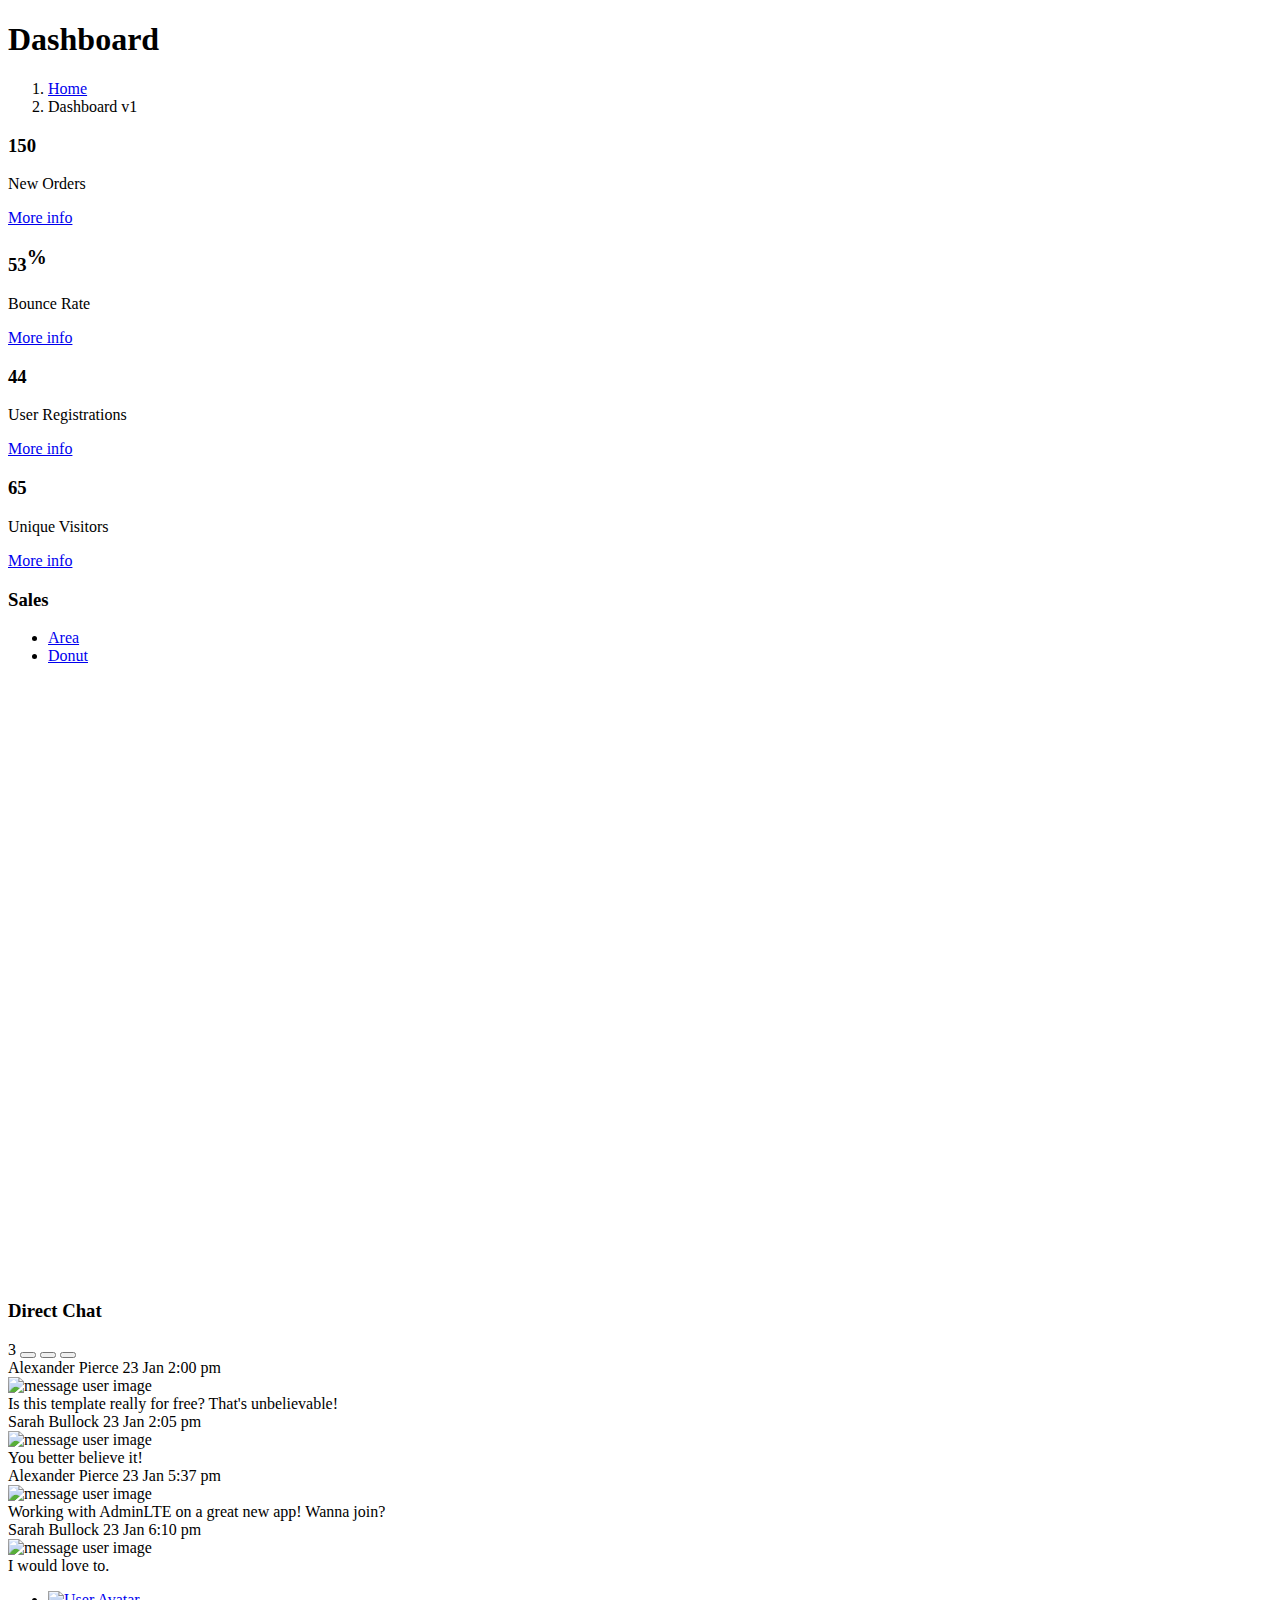
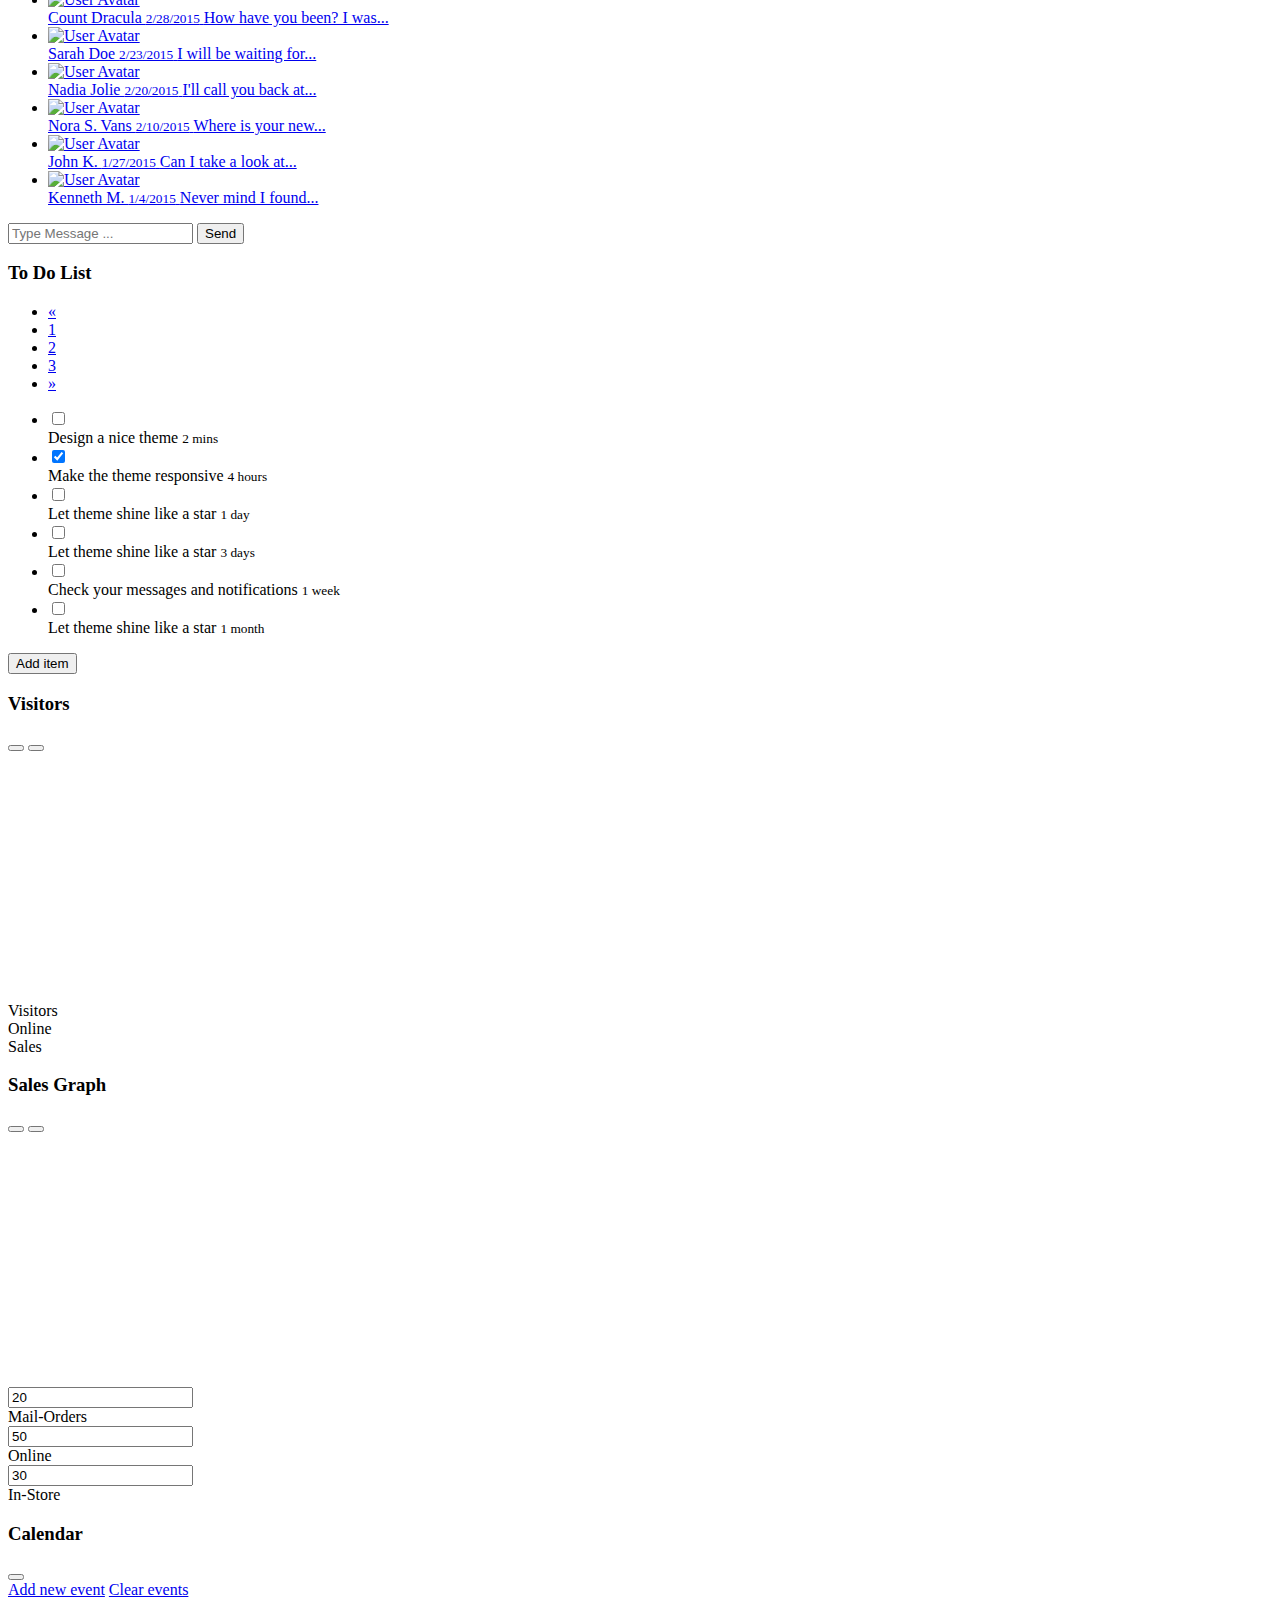
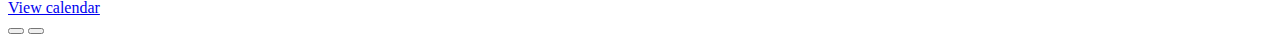
<file: ksmart47team2/src/main/resources/templates/admin/index.html>
<!DOCTYPE html>
<html xmlns:th="http://www.thymeleaf.org/"
      xmlns:layout="http://www.ultraq.net.nz/thymeleaf/layout"
        layout:decorate="~{admin/layout/default}">

<body class="hold-transition sidebar-mini layout-fixed">
<div class="wrapper">
	
	
	
  <!-- Content Wrapper. Contains page content -->
  <th:block layout:fragment="customContents">
	  <div class="content-wrapper">
	    <!-- Content Header (Page header) -->
	    <div class="content-header">
	      <div class="container-fluid">
	        <div class="row mb-2">
	          <div class="col-sm-6">
	            <h1 class="m-0">Dashboard</h1>
	          </div><!-- /.col -->
	          <div class="col-sm-6">
	            <ol class="breadcrumb float-sm-right">
	              <li class="breadcrumb-item"><a href="#">Home</a></li>
	              <li class="breadcrumb-item active">Dashboard v1</li>
	            </ol>
	          </div><!-- /.col -->
	        </div><!-- /.row -->
	      </div><!-- /.container-fluid -->
	    </div>
	    <!-- /.content-header -->
	
	    <!-- Main content -->
	    <section class="content">
	      <div class="container-fluid">
	        <!-- Small boxes (Stat box) -->
	        <div class="row">
	          <div class="col-lg-3 col-6">
	            <!-- small box -->
	            <div class="small-box bg-info">
	              <div class="inner">
	                <h3>150</h3>
	
	                <p>New Orders</p>
	              </div>
	              <div class="icon">
	                <i class="ion ion-bag"></i>
	              </div>
	              <a href="#" class="small-box-footer">More info <i class="fas fa-arrow-circle-right"></i></a>
	            </div>
	          </div>
	          <!-- ./col -->
	          <div class="col-lg-3 col-6">
	            <!-- small box -->
	            <div class="small-box bg-success">
	              <div class="inner">
	                <h3>53<sup style="font-size: 20px">%</sup></h3>
	
	                <p>Bounce Rate</p>
	              </div>
	              <div class="icon">
	                <i class="ion ion-stats-bars"></i>
	              </div>
	              <a href="#" class="small-box-footer">More info <i class="fas fa-arrow-circle-right"></i></a>
	            </div>
	          </div>
	          <!-- ./col -->
	          <div class="col-lg-3 col-6">
	            <!-- small box -->
	            <div class="small-box bg-warning">
	              <div class="inner">
	                <h3>44</h3>
	
	                <p>User Registrations</p>
	              </div>
	              <div class="icon">
	                <i class="ion ion-person-add"></i>
	              </div>
	              <a href="#" class="small-box-footer">More info <i class="fas fa-arrow-circle-right"></i></a>
	            </div>
	          </div>
	          <!-- ./col -->
	          <div class="col-lg-3 col-6">
	            <!-- small box -->
	            <div class="small-box bg-danger">
	              <div class="inner">
	                <h3>65</h3>
	
	                <p>Unique Visitors</p>
	              </div>
	              <div class="icon">
	                <i class="ion ion-pie-graph"></i>
	              </div>
	              <a href="#" class="small-box-footer">More info <i class="fas fa-arrow-circle-right"></i></a>
	            </div>
	          </div>
	          <!-- ./col -->
	        </div>
	        <!-- /.row -->
	        <!-- Main row -->
	        <div class="row">
	          <!-- Left col -->
	          <section class="col-lg-7 connectedSortable">
	            <!-- Custom tabs (Charts with tabs)-->
	            <div class="card">
	              <div class="card-header">
	                <h3 class="card-title">
	                  <i class="fas fa-chart-pie mr-1"></i>
	                  Sales
	                </h3>
	                <div class="card-tools">
	                  <ul class="nav nav-pills ml-auto">
	                    <li class="nav-item">
	                      <a class="nav-link active" href="#revenue-chart" data-toggle="tab">Area</a>
	                    </li>
	                    <li class="nav-item">
	                      <a class="nav-link" href="#sales-chart" data-toggle="tab">Donut</a>
	                    </li>
	                  </ul>
	                </div>
	              </div><!-- /.card-header -->
	              <div class="card-body">
	                <div class="tab-content p-0">
	                  <!-- Morris chart - Sales -->
	                  <div class="chart tab-pane active" id="revenue-chart"
	                       style="position: relative; height: 300px;">
	                      <canvas id="revenue-chart-canvas" height="300" style="height: 300px;"></canvas>
	                   </div>
	                  <div class="chart tab-pane" id="sales-chart" style="position: relative; height: 300px;">
	                    <canvas id="sales-chart-canvas" height="300" style="height: 300px;"></canvas>
	                  </div>
	                </div>
	              </div><!-- /.card-body -->
	            </div>
	            <!-- /.card -->
	
	            <!-- DIRECT CHAT -->
	            <div class="card direct-chat direct-chat-primary">
	              <div class="card-header">
	                <h3 class="card-title">Direct Chat</h3>
	
	                <div class="card-tools">
	                  <span title="3 New Messages" class="badge badge-primary">3</span>
	                  <button type="button" class="btn btn-tool" data-card-widget="collapse">
	                    <i class="fas fa-minus"></i>
	                  </button>
	                  <button type="button" class="btn btn-tool" title="Contacts" data-widget="chat-pane-toggle">
	                    <i class="fas fa-comments"></i>
	                  </button>
	                  <button type="button" class="btn btn-tool" data-card-widget="remove">
	                    <i class="fas fa-times"></i>
	                  </button>
	                </div>
	              </div>
	              <!-- /.card-header -->
	              <div class="card-body">
	                <!-- Conversations are loaded here -->
	                <div class="direct-chat-messages">
	                  <!-- Message. Default to the left -->
	                  <div class="direct-chat-msg">
	                    <div class="direct-chat-infos clearfix">
	                      <span class="direct-chat-name float-left">Alexander Pierce</span>
	                      <span class="direct-chat-timestamp float-right">23 Jan 2:00 pm</span>
	                    </div>
	                    <!-- /.direct-chat-infos -->
	                    <img class="direct-chat-img" th:src="@{admin/dist/img/user1-128x128.jpg" alt="message user image">
	                    <!-- /.direct-chat-img -->
	                    <div class="direct-chat-text">
	                      Is this template really for free? That's unbelievable!
	                    </div>
	                    <!-- /.direct-chat-text -->
	                  </div>
	                  <!-- /.direct-chat-msg -->
	
	                  <!-- Message to the right -->
	                  <div class="direct-chat-msg right">
	                    <div class="direct-chat-infos clearfix">
	                      <span class="direct-chat-name float-right">Sarah Bullock</span>
	                      <span class="direct-chat-timestamp float-left">23 Jan 2:05 pm</span>
	                    </div>
	                    <!-- /.direct-chat-infos -->
	                    <img class="direct-chat-img" th:src="@{admin/dist/img/user3-128x128.jpg" alt="message user image">
	                    <!-- /.direct-chat-img -->
	                    <div class="direct-chat-text">
	                      You better believe it!
	                    </div>
	                    <!-- /.direct-chat-text -->
	                  </div>
	                  <!-- /.direct-chat-msg -->
	
	                  <!-- Message. Default to the left -->
	                  <div class="direct-chat-msg">
	                    <div class="direct-chat-infos clearfix">
	                      <span class="direct-chat-name float-left">Alexander Pierce</span>
	                      <span class="direct-chat-timestamp float-right">23 Jan 5:37 pm</span>
	                    </div>
	                    <!-- /.direct-chat-infos -->
	                    <img class="direct-chat-img" th:src="@{admin/dist/img/user1-128x128.jpg" alt="message user image">
	                    <!-- /.direct-chat-img -->
	                    <div class="direct-chat-text">
	                      Working with AdminLTE on a great new app! Wanna join?
	                    </div>
	                    <!-- /.direct-chat-text -->
	                  </div>
	                  <!-- /.direct-chat-msg -->
	
	                  <!-- Message to the right -->
	                  <div class="direct-chat-msg right">
	                    <div class="direct-chat-infos clearfix">
	                      <span class="direct-chat-name float-right">Sarah Bullock</span>
	                      <span class="direct-chat-timestamp float-left">23 Jan 6:10 pm</span>
	                    </div>
	                    <!-- /.direct-chat-infos -->
	                    <img class="direct-chat-img" th:src="@{admin/dist/img/user3-128x128.jpg" alt="message user image">
	                    <!-- /.direct-chat-img -->
	                    <div class="direct-chat-text">
	                      I would love to.
	                    </div>
	                    <!-- /.direct-chat-text -->
	                  </div>
	                  <!-- /.direct-chat-msg -->
	
	                </div>
	                <!--/.direct-chat-messages-->
	
	                <!-- Contacts are loaded here -->
	                <div class="direct-chat-contacts">
	                  <ul class="contacts-list">
	                    <li>
	                      <a href="#">
	                        <img class="contacts-list-img" th:src="@{admin/dist/img/user1-128x128.jpg" alt="User Avatar">
	
	                        <div class="contacts-list-info">
	                          <span class="contacts-list-name">
	                            Count Dracula
	                            <small class="contacts-list-date float-right">2/28/2015</small>
	                          </span>
	                          <span class="contacts-list-msg">How have you been? I was...</span>
	                        </div>
	                        <!-- /.contacts-list-info -->
	                      </a>
	                    </li>
	                    <!-- End Contact Item -->
	                    <li>
	                      <a href="#">
	                        <img class="contacts-list-img" th:src="@{admin/dist/img/user7-128x128.jpg" alt="User Avatar">
	
	                        <div class="contacts-list-info">
	                          <span class="contacts-list-name">
	                            Sarah Doe
	                            <small class="contacts-list-date float-right">2/23/2015</small>
	                          </span>
	                          <span class="contacts-list-msg">I will be waiting for...</span>
	                        </div>
	                        <!-- /.contacts-list-info -->
	                      </a>
	                    </li>
	                    <!-- End Contact Item -->
	                    <li>
	                      <a href="#">
	                        <img class="contacts-list-img" th:src="@{admin/dist/img/user3-128x128.jpg" alt="User Avatar">
	
	                        <div class="contacts-list-info">
	                          <span class="contacts-list-name">
	                            Nadia Jolie
	                            <small class="contacts-list-date float-right">2/20/2015</small>
	                          </span>
	                          <span class="contacts-list-msg">I'll call you back at...</span>
	                        </div>
	                        <!-- /.contacts-list-info -->
	                      </a>
	                    </li>
	                    <!-- End Contact Item -->
	                    <li>
	                      <a href="#">
	                        <img class="contacts-list-img" th:src="@{admin/dist/img/user5-128x128.jpg" alt="User Avatar">
	
	                        <div class="contacts-list-info">
	                          <span class="contacts-list-name">
	                            Nora S. Vans
	                            <small class="contacts-list-date float-right">2/10/2015</small>
	                          </span>
	                          <span class="contacts-list-msg">Where is your new...</span>
	                        </div>
	                        <!-- /.contacts-list-info -->
	                      </a>
	                    </li>
	                    <!-- End Contact Item -->
	                    <li>
	                      <a href="#">
	                        <img class="contacts-list-img" th:src="@{admin/dist/img/user6-128x128.jpg" alt="User Avatar">
	
	                        <div class="contacts-list-info">
	                          <span class="contacts-list-name">
	                            John K.
	                            <small class="contacts-list-date float-right">1/27/2015</small>
	                          </span>
	                          <span class="contacts-list-msg">Can I take a look at...</span>
	                        </div>
	                        <!-- /.contacts-list-info -->
	                      </a>
	                    </li>
	                    <!-- End Contact Item -->
	                    <li>
	                      <a href="#">
	                        <img class="contacts-list-img" th:src="@{admin/dist/img/user8-128x128.jpg" alt="User Avatar">
	
	                        <div class="contacts-list-info">
	                          <span class="contacts-list-name">
	                            Kenneth M.
	                            <small class="contacts-list-date float-right">1/4/2015</small>
	                          </span>
	                          <span class="contacts-list-msg">Never mind I found...</span>
	                        </div>
	                        <!-- /.contacts-list-info -->
	                      </a>
	                    </li>
	                    <!-- End Contact Item -->
	                  </ul>
	                  <!-- /.contacts-list -->
	                </div>
	                <!-- /.direct-chat-pane -->
	              </div>
	              <!-- /.card-body -->
	              <div class="card-footer">
	                <form action="#" method="post">
	                  <div class="input-group">
	                    <input type="text" name="message" placeholder="Type Message ..." class="form-control">
	                    <span class="input-group-append">
	                      <button type="button" class="btn btn-primary">Send</button>
	                    </span>
	                  </div>
	                </form>
	              </div>
	              <!-- /.card-footer-->
	            </div>
	            <!--/.direct-chat -->
	
	            <!-- TO DO List -->
	            <div class="card">
	              <div class="card-header">
	                <h3 class="card-title">
	                  <i class="ion ion-clipboard mr-1"></i>
	                  To Do List
	                </h3>
	
	                <div class="card-tools">
	                  <ul class="pagination pagination-sm">
	                    <li class="page-item"><a href="#" class="page-link">&laquo;</a></li>
	                    <li class="page-item"><a href="#" class="page-link">1</a></li>
	                    <li class="page-item"><a href="#" class="page-link">2</a></li>
	                    <li class="page-item"><a href="#" class="page-link">3</a></li>
	                    <li class="page-item"><a href="#" class="page-link">&raquo;</a></li>
	                  </ul>
	                </div>
	              </div>
	              <!-- /.card-header -->
	              <div class="card-body">
	                <ul class="todo-list" data-widget="todo-list">
	                  <li>
	                    <!-- drag handle -->
	                    <span class="handle">
	                      <i class="fas fa-ellipsis-v"></i>
	                      <i class="fas fa-ellipsis-v"></i>
	                    </span>
	                    <!-- checkbox -->
	                    <div  class="icheck-primary d-inline ml-2">
	                      <input type="checkbox" value="" name="todo1" id="todoCheck1">
	                      <label for="todoCheck1"></label>
	                    </div>
	                    <!-- todo text -->
	                    <span class="text">Design a nice theme</span>
	                    <!-- Emphasis label -->
	                    <small class="badge badge-danger"><i class="far fa-clock"></i> 2 mins</small>
	                    <!-- General tools such as edit or delete-->
	                    <div class="tools">
	                      <i class="fas fa-edit"></i>
	                      <i class="fas fa-trash-o"></i>
	                    </div>
	                  </li>
	                  <li>
	                    <span class="handle">
	                      <i class="fas fa-ellipsis-v"></i>
	                      <i class="fas fa-ellipsis-v"></i>
	                    </span>
	                    <div  class="icheck-primary d-inline ml-2">
	                      <input type="checkbox" value="" name="todo2" id="todoCheck2" checked>
	                      <label for="todoCheck2"></label>
	                    </div>
	                    <span class="text">Make the theme responsive</span>
	                    <small class="badge badge-info"><i class="far fa-clock"></i> 4 hours</small>
	                    <div class="tools">
	                      <i class="fas fa-edit"></i>
	                      <i class="fas fa-trash-o"></i>
	                    </div>
	                  </li>
	                  <li>
	                    <span class="handle">
	                      <i class="fas fa-ellipsis-v"></i>
	                      <i class="fas fa-ellipsis-v"></i>
	                    </span>
	                    <div  class="icheck-primary d-inline ml-2">
	                      <input type="checkbox" value="" name="todo3" id="todoCheck3">
	                      <label for="todoCheck3"></label>
	                    </div>
	                    <span class="text">Let theme shine like a star</span>
	                    <small class="badge badge-warning"><i class="far fa-clock"></i> 1 day</small>
	                    <div class="tools">
	                      <i class="fas fa-edit"></i>
	                      <i class="fas fa-trash-o"></i>
	                    </div>
	                  </li>
	                  <li>
	                    <span class="handle">
	                      <i class="fas fa-ellipsis-v"></i>
	                      <i class="fas fa-ellipsis-v"></i>
	                    </span>
	                    <div  class="icheck-primary d-inline ml-2">
	                      <input type="checkbox" value="" name="todo4" id="todoCheck4">
	                      <label for="todoCheck4"></label>
	                    </div>
	                    <span class="text">Let theme shine like a star</span>
	                    <small class="badge badge-success"><i class="far fa-clock"></i> 3 days</small>
	                    <div class="tools">
	                      <i class="fas fa-edit"></i>
	                      <i class="fas fa-trash-o"></i>
	                    </div>
	                  </li>
	                  <li>
	                    <span class="handle">
	                      <i class="fas fa-ellipsis-v"></i>
	                      <i class="fas fa-ellipsis-v"></i>
	                    </span>
	                    <div  class="icheck-primary d-inline ml-2">
	                      <input type="checkbox" value="" name="todo5" id="todoCheck5">
	                      <label for="todoCheck5"></label>
	                    </div>
	                    <span class="text">Check your messages and notifications</span>
	                    <small class="badge badge-primary"><i class="far fa-clock"></i> 1 week</small>
	                    <div class="tools">
	                      <i class="fas fa-edit"></i>
	                      <i class="fas fa-trash-o"></i>
	                    </div>
	                  </li>
	                  <li>
	                    <span class="handle">
	                      <i class="fas fa-ellipsis-v"></i>
	                      <i class="fas fa-ellipsis-v"></i>
	                    </span>
	                    <div  class="icheck-primary d-inline ml-2">
	                      <input type="checkbox" value="" name="todo6" id="todoCheck6">
	                      <label for="todoCheck6"></label>
	                    </div>
	                    <span class="text">Let theme shine like a star</span>
	                    <small class="badge badge-secondary"><i class="far fa-clock"></i> 1 month</small>
	                    <div class="tools">
	                      <i class="fas fa-edit"></i>
	                      <i class="fas fa-trash-o"></i>
	                    </div>
	                  </li>
	                </ul>
	              </div>
	              <!-- /.card-body -->
	              <div class="card-footer clearfix">
	                <button type="button" class="btn btn-primary float-right"><i class="fas fa-plus"></i> Add item</button>
	              </div>
	            </div>
	            <!-- /.card -->
	          </section>
	          <!-- /.Left col -->
	          <!-- right col (We are only adding the ID to make the widgets sortable)-->
	          <section class="col-lg-5 connectedSortable">
	
	            <!-- Map card -->
	            <div class="card bg-gradient-primary">
	              <div class="card-header border-0">
	                <h3 class="card-title">
	                  <i class="fas fa-map-marker-alt mr-1"></i>
	                  Visitors
	                </h3>
	                <!-- card tools -->
	                <div class="card-tools">
	                  <button type="button" class="btn btn-primary btn-sm daterange" title="Date range">
	                    <i class="far fa-calendar-alt"></i>
	                  </button>
	                  <button type="button" class="btn btn-primary btn-sm" data-card-widget="collapse" title="Collapse">
	                    <i class="fas fa-minus"></i>
	                  </button>
	                </div>
	                <!-- /.card-tools -->
	              </div>
	              <div class="card-body">
	                <div id="world-map" style="height: 250px; width: 100%;"></div>
	              </div>
	              <!-- /.card-body-->
	              <div class="card-footer bg-transparent">
	                <div class="row">
	                  <div class="col-4 text-center">
	                    <div id="sparkline-1"></div>
	                    <div class="text-white">Visitors</div>
	                  </div>
	                  <!-- ./col -->
	                  <div class="col-4 text-center">
	                    <div id="sparkline-2"></div>
	                    <div class="text-white">Online</div>
	                  </div>
	                  <!-- ./col -->
	                  <div class="col-4 text-center">
	                    <div id="sparkline-3"></div>
	                    <div class="text-white">Sales</div>
	                  </div>
	                  <!-- ./col -->
	                </div>
	                <!-- /.row -->
	              </div>
	            </div>
	            <!-- /.card -->
	
	            <!-- solid sales graph -->
	            <div class="card bg-gradient-info">
	              <div class="card-header border-0">
	                <h3 class="card-title">
	                  <i class="fas fa-th mr-1"></i>
	                  Sales Graph
	                </h3>
	
	                <div class="card-tools">
	                  <button type="button" class="btn bg-info btn-sm" data-card-widget="collapse">
	                    <i class="fas fa-minus"></i>
	                  </button>
	                  <button type="button" class="btn bg-info btn-sm" data-card-widget="remove">
	                    <i class="fas fa-times"></i>
	                  </button>
	                </div>
	              </div>
	              <div class="card-body">
	                <canvas class="chart" id="line-chart" style="min-height: 250px; height: 250px; max-height: 250px; max-width: 100%;"></canvas>
	              </div>
	              <!-- /.card-body -->
	              <div class="card-footer bg-transparent">
	                <div class="row">
	                  <div class="col-4 text-center">
	                    <input type="text" class="knob" data-readonly="true" value="20" data-width="60" data-height="60"
	                           data-fgColor="#39CCCC">
	
	                    <div class="text-white">Mail-Orders</div>
	                  </div>
	                  <!-- ./col -->
	                  <div class="col-4 text-center">
	                    <input type="text" class="knob" data-readonly="true" value="50" data-width="60" data-height="60"
	                           data-fgColor="#39CCCC">
	
	                    <div class="text-white">Online</div>
	                  </div>
	                  <!-- ./col -->
	                  <div class="col-4 text-center">
	                    <input type="text" class="knob" data-readonly="true" value="30" data-width="60" data-height="60"
	                           data-fgColor="#39CCCC">
	
	                    <div class="text-white">In-Store</div>
	                  </div>
	                  <!-- ./col -->
	                </div>
	                <!-- /.row -->
	              </div>
	              <!-- /.card-footer -->
	            </div>
	            <!-- /.card -->
	
	            <!-- Calendar -->
	            <div class="card bg-gradient-success">
	              <div class="card-header border-0">
	
	                <h3 class="card-title">
	                  <i class="far fa-calendar-alt"></i>
	                  Calendar
	                </h3>
	                <!-- tools card -->
	                <div class="card-tools">
	                  <!-- button with a dropdown -->
	                  <div class="btn-group">
	                    <button type="button" class="btn btn-success btn-sm dropdown-toggle" data-toggle="dropdown" data-offset="-52">
	                      <i class="fas fa-bars"></i>
	                    </button>
	                    <div class="dropdown-menu" role="menu">
	                      <a href="#" class="dropdown-item">Add new event</a>
	                      <a href="#" class="dropdown-item">Clear events</a>
	                      <div class="dropdown-divider"></div>
	                      <a href="#" class="dropdown-item">View calendar</a>
	                    </div>
	                  </div>
	                  <button type="button" class="btn btn-success btn-sm" data-card-widget="collapse">
	                    <i class="fas fa-minus"></i>
	                  </button>
	                  <button type="button" class="btn btn-success btn-sm" data-card-widget="remove">
	                    <i class="fas fa-times"></i>
	                  </button>
	                </div>
	                <!-- /. tools -->
	              </div>
	              <!-- /.card-header -->
	              <div class="card-body pt-0">
	                <!--The calendar -->
	                <div id="calendar" style="width: 100%"></div>
	              </div>
	              <!-- /.card-body -->
	            </div>
	            <!-- /.card -->
	          </section>
	          <!-- right col -->
	        </div>
	        <!-- /.row (main row) -->
	      </div><!-- /.container-fluid -->
	    </section>
	    <!-- /.content -->
	  </div>
	  <!-- /.content-wrapper -->
	  
	
	  <!-- Control Sidebar -->
	  <aside class="control-sidebar control-sidebar-dark">
	    <!-- Control sidebar content goes here -->
	  </aside>
	  <!-- /.control-sidebar -->
	</div>
	<!-- ./wrapper -->
</th:block>

<th:block layout:fragment="customJs">
	
	<!-- Resolve conflict in jQuery UI tooltip with Bootstrap tooltip -->
	<script>
	  $.widget.bridge('uibutton', $.ui.button)
	</script>
	
	<!-- ChartJS -->
	<script th:src="@{admin/plugins/chart.js}/Chart.min.js}"></script>
	<!-- Sparkline -->
	<script th:src="@{admin/plugins/sparklines/sparkline.js}"></script>
	<!-- JQVMap -->
	<script th:src="@{admin/plugins/jqvmap/jquery.vmap.min.js}"></script>
	<script th:src="@{admin/plugins/jqvmap/maps/jquery.vmap.usa.js}"></script>
	<!-- jQuery Knob Chart -->
	<script th:src="@{admin/plugins/jquery-knob/jquery.knob.min.js}"></script>
	<!-- daterangepicker -->
	<script th:src="@{admin/plugins/moment/moment.min.js}"></script>
	<script th:src="@{admin/plugins/daterangepicker/daterangepicker.js}"></script>
	<!-- Tempusdominus Bootstrap 4 -->
	<script th:src="@{admin/plugins/tempusdominus-bootstrap-4/js/tempusdominus-bootstrap-4.min.js}"></script>
	<!-- Summernote -->
	<script th:src="@{admin/plugins/summernote/summernote-bs4.min.js}"></script>
	<!-- overlayScrollbars -->
	<script th:src="@{admin/plugins/overlayScrollbars/js/jquery.overlayScrollbars.min.js}"></script>
	
	<!-- AdminLTE dashboard demo (This is only for demo purposes) -->
	<script th:src="@{admin/dist/js/pages/dashboard.js}"></script>
</th:block>
</body>
</html>
</file>
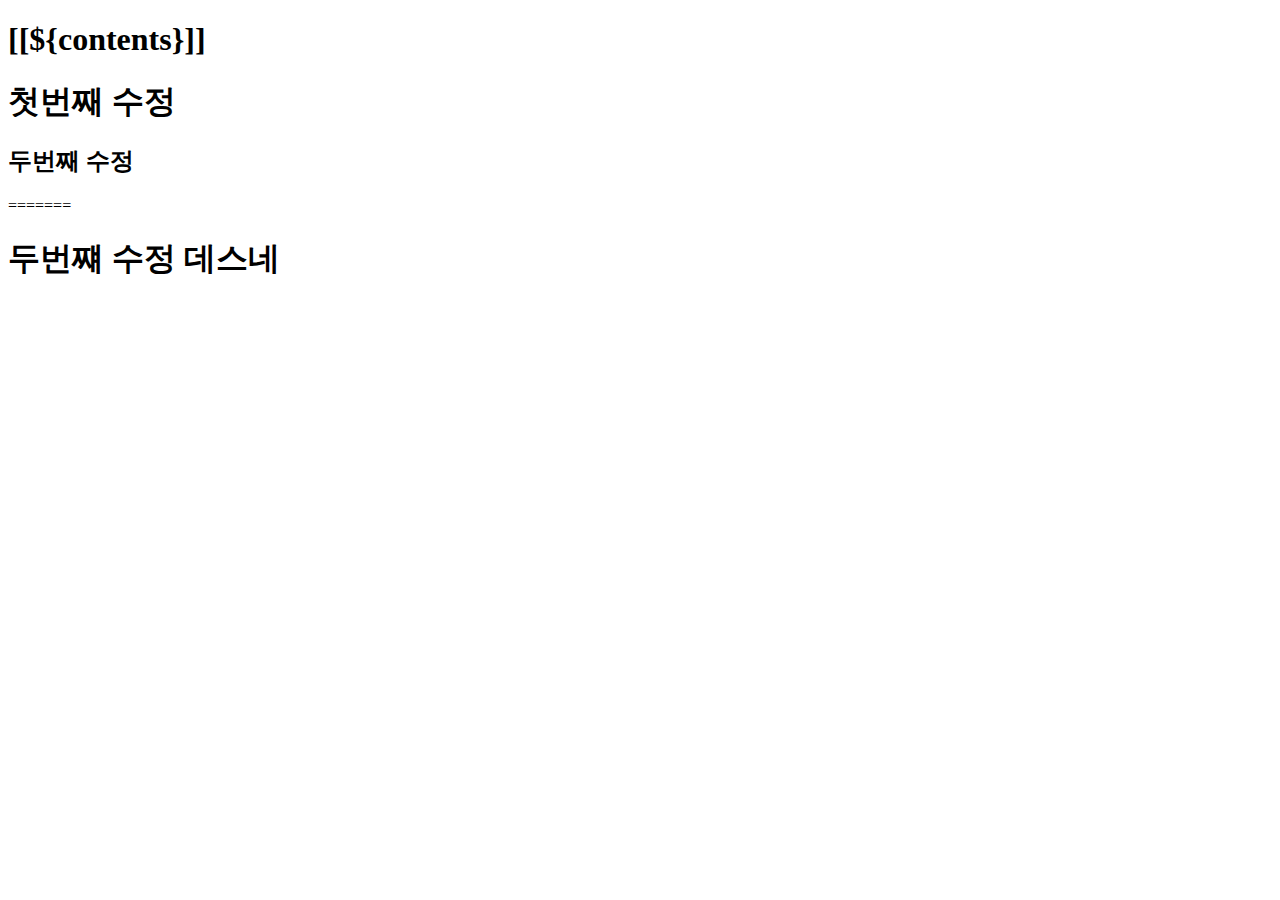
<file: mybatis/src/main/resources/templates/main.html>
<!DOCTYPE html>
<html xmlns:th="http://www.thymeleaf.org"
	  xmlns:layout="http://www.ultraq.net.nz/thymeleaf/layout"
      layout:decorate="~{layout/default}">

	<th:block layout:fragment="customContents">
		<!--/* 1.태그의 속성으로 작성하는 방법 <tag th:속성명="${타입리프 구문}"/>
			   2.인라인스타일로 작성하는 방법 <tag>[[${타입리프 구문}]]</tag>		*/--> 
		<h1 th:text="${contents}">[[${contents}]]</h1>
		<h1>첫번째 수정</h1>
		<h2>두번째 수정</h2>
=======
		<h1>두번쨰 수정 데스네</h1>
	</th:block>
</html>
</file>
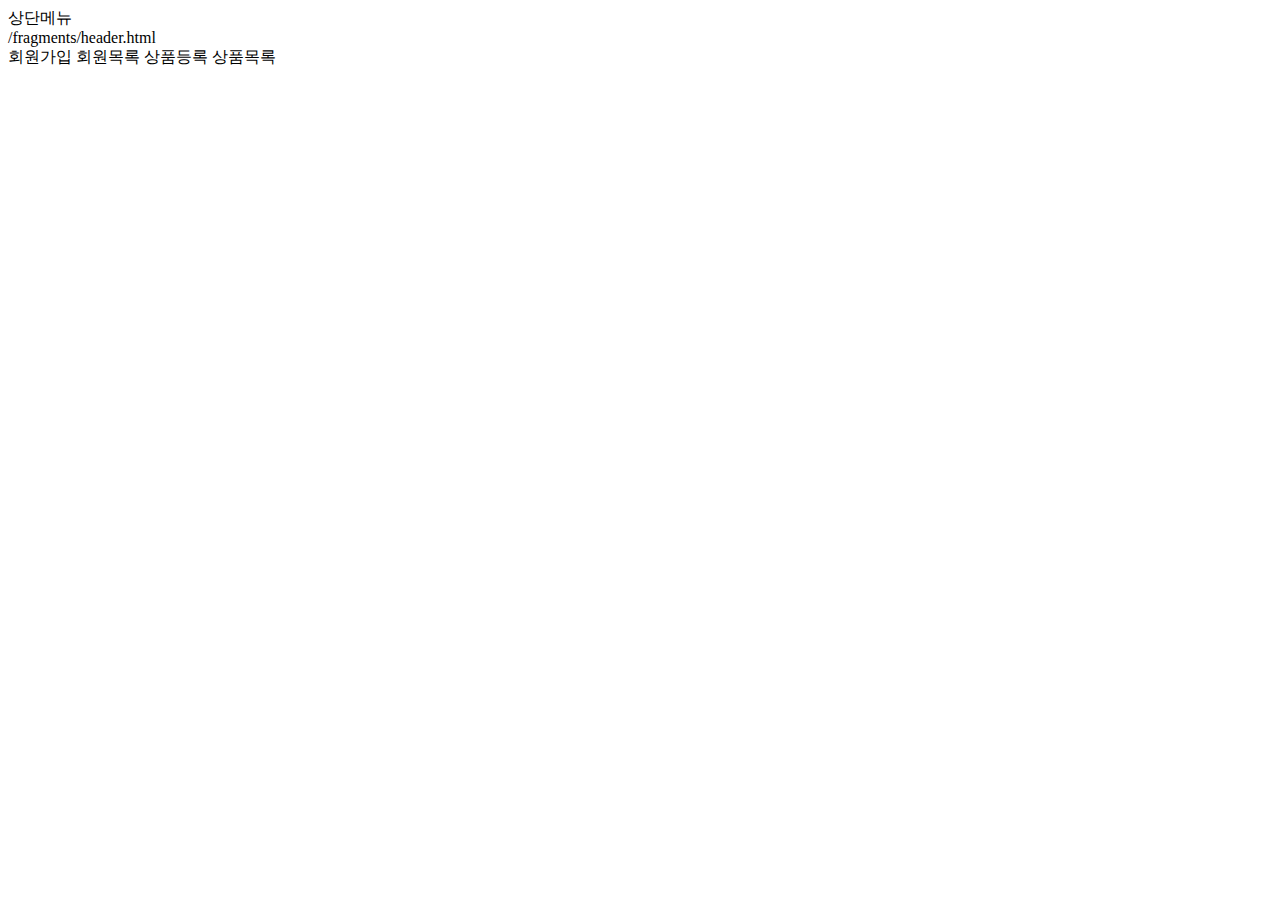
<file: mybatis/src/main/resources/templates/fragments/header.html>
<!DOCTYPE html>
<html xmlns:th="http://www.thymeleaf.org">
	<div id="header" th:fragment="headerFragment">
		상단메뉴<br>
		/fragments/header.html<br>
		<a th:href="@{/member/addMember}">회원가입</a>
		<a th:href="@{/member/memberList}">회원목록</a>
		<a th:href="@{#}">상품등록</a>
		<a th:href="@{#}">상품목록</a>
		
	</div>
</html>
</file>
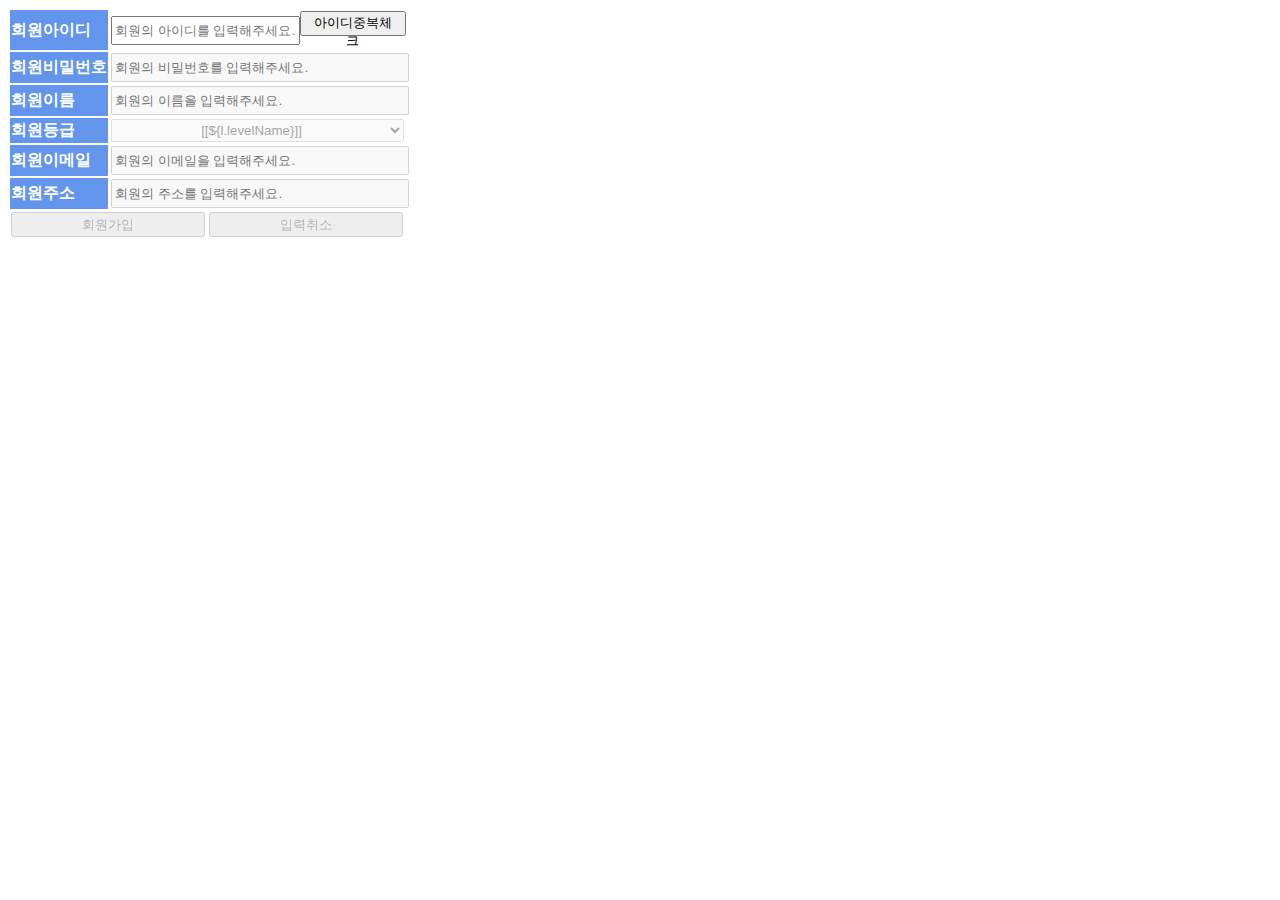
<file: mybatis/src/main/resources/templates/member/addMember.html>
<!DOCTYPE html>
<html xmlns:th="http://www.thymeleaf.org"
	  xmlns:layout="http://www.ultraq.net.nz/thymeleaf/layout"
      layout:decorate="~{layout/default}">

	<head>
    	<link rel="stylesheet" type="text/css" th:href="@{/css/table.css}"/>
    	<style>
    		input{
    			width: 98%;
    			height: 23px;
    		}
    		td:nth-child(3n+1):not(:last-child){
    			color: white;
    			font-weight: 700;
    			background-color: cornflowerblue;
    		}
    		select{
    			width: 99%;
    			text-align: center;
    			height: 23px;
    		}
    		#idCheck{
    			width: 99%; 
    			height: 25px;
    		}
    		#addMemberBtn, #resetBtn {
    			width: 49%;
    			height: 25px;
    		}
    	</style>
    </head>
    
    <th:block layout:fragment="customJs">
    	<script th:src="@{/js/jquery-3.7.0.js}"></script>
    	<script>
    		/*
    		const $idCheckBtn = document.querySelector('#idCheck');
    		$idCheckBtn.addEventListener('click', e => {
    			alert('test');
    		});
    		*/
    		// 유효성검사 함수
    		const validCheck = element => {
    			let data = $(element).val();
    			let eleId = $(element).attr('id');
    			if(typeof data == 'undefined' || data == null || data == '' ){
    				let cate = $(`label[for="${eleId}"]`).text();
    				alert(`${cate} 필수 입력항목입니다.`);
    				$(element).focus();
    				return false;
    			}
    			return true;
    		}
    		
    		// 회원아이디 변경 시 이벤트 처리
    		$('#memberId').change(function(){
    			$('#addMemberForm input').not('#memberId').val('');
    			$('#addMemberForm input').not('#memberId').prop('disabled', true);
				$('#addMemberForm select').prop('disabled', true);
				$('#addMemberForm button').not('#idCheck').prop('disabled', true);
    		});
    		
    		// 회원 가입 버튼 시 이벤트
    		$('#addMemberBtn').click(function(){
    			const validateEle = $('#addMemberForm input').not('#memberId');
    			let isSubmit = false;
    			validateEle.each((idx, item) => {    				
	    			isSubmit = validCheck(item);
	    			return isSubmit;
    			})
    			if(isSubmit) $('#addMemberForm').submit();
    		});
    		
    		// 입력 취소 버튼 클릭시 이벤트 처리
    		$('#resetBtn').click(function(e){
    			// 태그가 가지고 있는 기본 이벤트 동작 방지
    			e.preventDefault();
    			$('#addMemberForm input').not('#memberId').val('');
    		});
    		
    		// 아이디중복버튼 이벤트
    		$('#idCheck').click(function(){
    			const $memberId = $('#memberId');
    			let memberId = $memberId.val();
    			
    			// 유효성검사
    			let valid = validCheck($memberId);
    			if(!valid) return false;
    			
    			// ajax 호출
    			const request = $.ajax({
					url: '/member/idCheck',
					method: 'POST',
					data: { 'memberId' : memberId },
					dataType: 'text'
   				});
   				 
   				request.done(function( response ) {
   					if(response == 'true'){
   						alert('이미 등록된 아이디입니다.');
   						$memberId.val('');
   						$memberId.focus();
   	    				return false;
   					}else{
   						$('#addMemberForm input').prop('disabled', false);
   						$('#addMemberForm select').prop('disabled', false);
   						$('#addMemberForm button').prop('disabled', false);
   					}
					//console.log(response);
   				});
   				 
   				request.fail(function( jqXHR, textStatus ) {
					alert( "Request failed: " + textStatus );
   				});
    			
    		});
    	</script>
    </th:block>

	<th:block layout:fragment="customContents">
		<form id="addMemberForm" th:action="@{/member/addMember}" method="post">
			<table>
				<tbody>			
					<tr>
						<td>
							<label for="memberId">회원아이디</label>
						</td>
						<td>
							<input type="text" id="memberId" name="memberId" 
								   placeholder="회원의 아이디를 입력해주세요." />
						</td>
						<td>
							<button type="button" id="idCheck">아이디중복체크</button>
						</td>
					</tr>
					<tr>
						<td>
							<label for="memberPw">회원비밀번호</label>
						</td>
						<td colspan="2">
							<input type="text" id="memberPw" name="memberPw" 
								   placeholder="회원의 비밀번호를 입력해주세요." disabled="disabled"/>
						</td>
					</tr>
					<tr>
						<td>
							<label for="memberName">회원이름</label>
						</td>
						<td colspan="2">
							<input type="text" id="memberName" name="memberName" 
								   placeholder="회원의 이름을 입력해주세요." disabled="disabled"/>
						</td>
					</tr>
					<tr>
						<td>
							<label for="memberLevel">회원등급</label>
						</td>
						<td colspan="2">
							<select id="memberLevel" name="memberLevel" disabled="disabled">
								<th:block th:unless="${#lists.isEmpty(memberLevelList)}"
										  th:each="l : ${memberLevelList}">
									<option th:value="${l.levelNum}">[[${l.levelName}]]</option>
								</th:block>
								<th:block th:if="${#lists.isEmpty(memberLevelList)}">
									<option th:value="">등록된 회원의 등급이 없습니다.</option>
								</th:block>
							</select>
						</td>
					</tr>
					<tr>
						<td>
							<label for="memberEmail">회원이메일</label>
						</td>
						<td colspan="2">
							<input type="text" id="memberEmail" name="memberEmail" 
								   placeholder="회원의 이메일을 입력해주세요." disabled="disabled"/>
						</td>
					</tr>
					<tr>
						<td>
							<label for="memberAddr">회원주소</label>
						</td>
						<td colspan="2">
							<input type="text" id="memberAddr" name="memberAddr" 
								   placeholder="회원의 주소를 입력해주세요." disabled="disabled"/>
						</td>
					</tr>
					<tr>
						<td colspan="3">
							<button type="button" id="addMemberBtn" disabled="disabled">회원가입</button>
							<button type="reset" id="resetBtn" disabled="disabled">입력취소</button>
						</td>
					</tr>
				</tbody>
			</table>
		</form>
	</th:block>
	
	
	
	
	
</html>
</file>
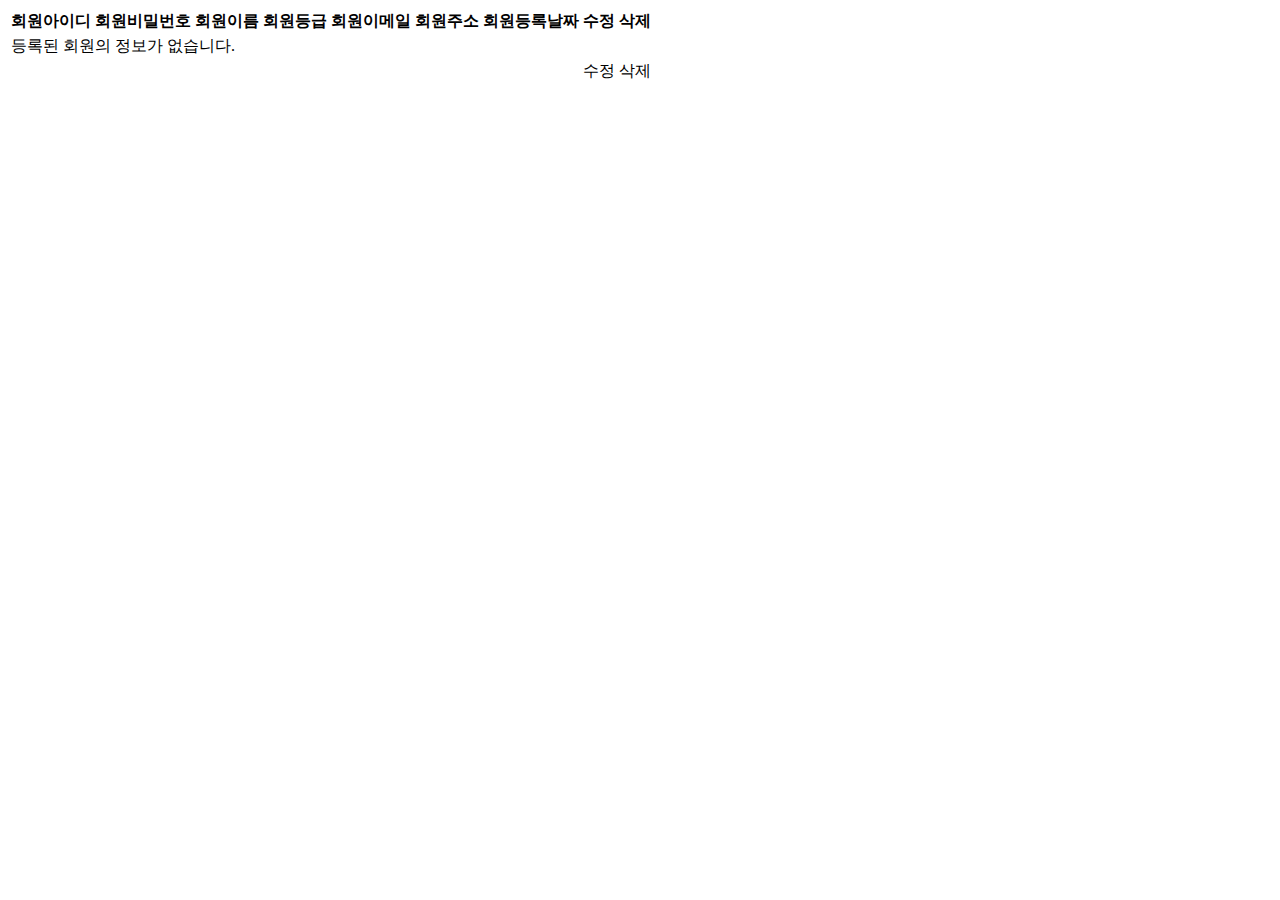
<file: mybatis/src/main/resources/templates/member/memberList.html>
<!DOCTYPE html>
<html xmlns:th="http://www.thymeleaf.org"
	  xmlns:layout="http://www.ultraq.net.nz/thymeleaf/layout"
      layout:decorate="~{layout/default}">
      
    <head>
    	<link rel="stylesheet" type="text/css" th:href="@{/css/table.css}"/>
    </head>

	<th:block layout:fragment="customContents">
		<table>
			<thead>
				<tr>
					<th>회원아이디</th>
					<th>회원비밀번호</th>
					<th>회원이름</th>
					<th>회원등급</th>
					<th>회원이메일</th>
					<th>회원주소</th>
					<th>회원등록날짜</th>
					<th>수정</th>
					<th>삭제</th>
				</tr>
			</thead>
			<tbody>
				<tr th:if="${#lists.isEmpty(memberList)}">
					<td colspan="7">등록된 회원의 정보가 없습니다.</td>
				</tr>
				<tr th:unless="${#lists.isEmpty(memberList)}"
					th:each="l : ${memberList}">
					<td th:text="${l.memberId}"></td>
					<td th:text="${l.memberPw}"></td>
					<td th:text="${l.memberName}"></td>
					<td th:text="${l.memberLevelName}"></td>
					<td th:text="${l.memberEmail}"></td>
					<td th:text="${l.memberAddr}"></td>
					<td th:text="${l.memberRegDate}"></td>
					<td>
						<a th:href="@{/member/modifyMember(memberId=${l.memberId})}">수정</a>
					</td>
					<td>
						<a th:href="@{/member/removeMember(memberId=${l.memberId})}">삭제</a>
					</td>
					
				</tr>
			</tbody>
		</table>
		
		
		
		
		
		
		
		
	</th:block>
</html>
</file>
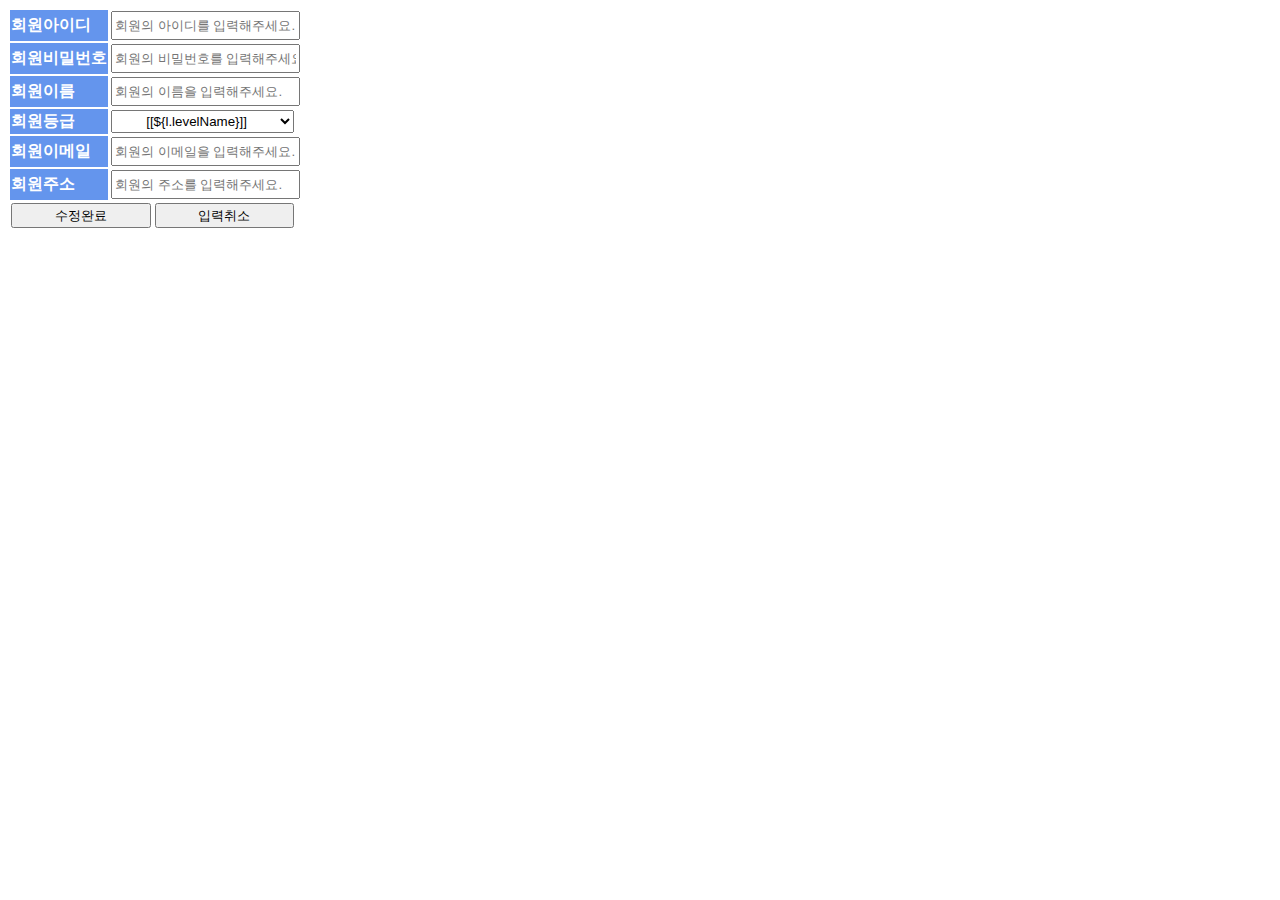
<file: mybatis/src/main/resources/templates/member/modifyMember.html>
<!DOCTYPE html>
<html xmlns:th="http://www.thymeleaf.org"
	  xmlns:layout="http://www.ultraq.net.nz/thymeleaf/layout"
      layout:decorate="~{layout/default}">

	<head>
    	<link rel="stylesheet" type="text/css" th:href="@{/css/table.css}"/>
    	<style>
    		input{
    			width: 98%;
    			height: 23px;
    		}
    		td:nth-child(3n+1):not(:last-child){
    			color: white;
    			font-weight: 700;
    			background-color: cornflowerblue;
    		}
    		select{
    			width: 99%;
    			text-align: center;
    			height: 23px;
    		}
    		#modifyMemberBtn, #resetBtn {
    			width: 49%;
    			height: 25px;
    		}
    	</style>
    </head>
    
    <th:block layout:fragment="customJs">
    	<script th:src="@{/js/jquery-3.7.0.js}"></script>
    </th:block>

	<th:block layout:fragment="customContents">
		<form id="modifyMemberForm" th:action="@{/member/modifyMember}" method="post">
			<table th:object="${memberInfo}">
				<tbody>			
					<tr>
						<td>
							<label for="memberId">회원아이디</label>
						</td>
						<td>
							<!-- th:value="${memberInfo.memberId}" -->
							<input type="text" id="memberId" name="memberId" th:value="*{memberId}"
								   placeholder="회원의 아이디를 입력해주세요." readonly="readonly"/>
						</td>
					</tr>
					<tr>
						<td>
							<label for="memberPw">회원비밀번호</label>
						</td>
						<td>
							<input type="text" id="memberPw" name="memberPw" th:value="*{memberPw}"
								   placeholder="회원의 비밀번호를 입력해주세요."/>
						</td>
					</tr>
					<tr>
						<td>
							<label for="memberName">회원이름</label>
						</td>
						<td>
							<input type="text" id="memberName" name="memberName" th:value="*{memberName}"
								   placeholder="회원의 이름을 입력해주세요."/>
						</td>
					</tr>
					<tr>
						<td>
							<label for="memberLevel">회원등급</label>
						</td>
						<td>
							<select id="memberLevel" name="memberLevel">
								<th:block th:unless="${#lists.isEmpty(memberLevelList)}"
										  th:each="l : ${memberLevelList}">
									<option th:value="${l.levelNum}" th:selected="${l.levelNum} == *{memberLevel}">
										[[${l.levelName}]]
									</option>
								</th:block>
							</select>
						</td>
					</tr>
					<tr>
						<td>
							<label for="memberEmail">회원이메일</label>
						</td>
						<td>
							<input type="text" id="memberEmail" name="memberEmail" th:value="*{memberEmail}"
								   placeholder="회원의 이메일을 입력해주세요."/>
						</td>
					</tr>
					<tr>
						<td>
							<label for="memberAddr">회원주소</label>
						</td>
						<td>
							<input type="text" id="memberAddr" name="memberAddr" th:value="*{memberAddr}"
								   placeholder="회원의 주소를 입력해주세요."/>
						</td>
					</tr>
					<tr>
						<td colspan="2">
							<button type="submit" id="modifyMemberBtn">수정완료</button>
							<button type="reset" id="resetBtn">입력취소</button>
						</td>
					</tr>
				</tbody>
			</table>
		</form>
	</th:block>
	
	
	
	
	
</html>
</file>
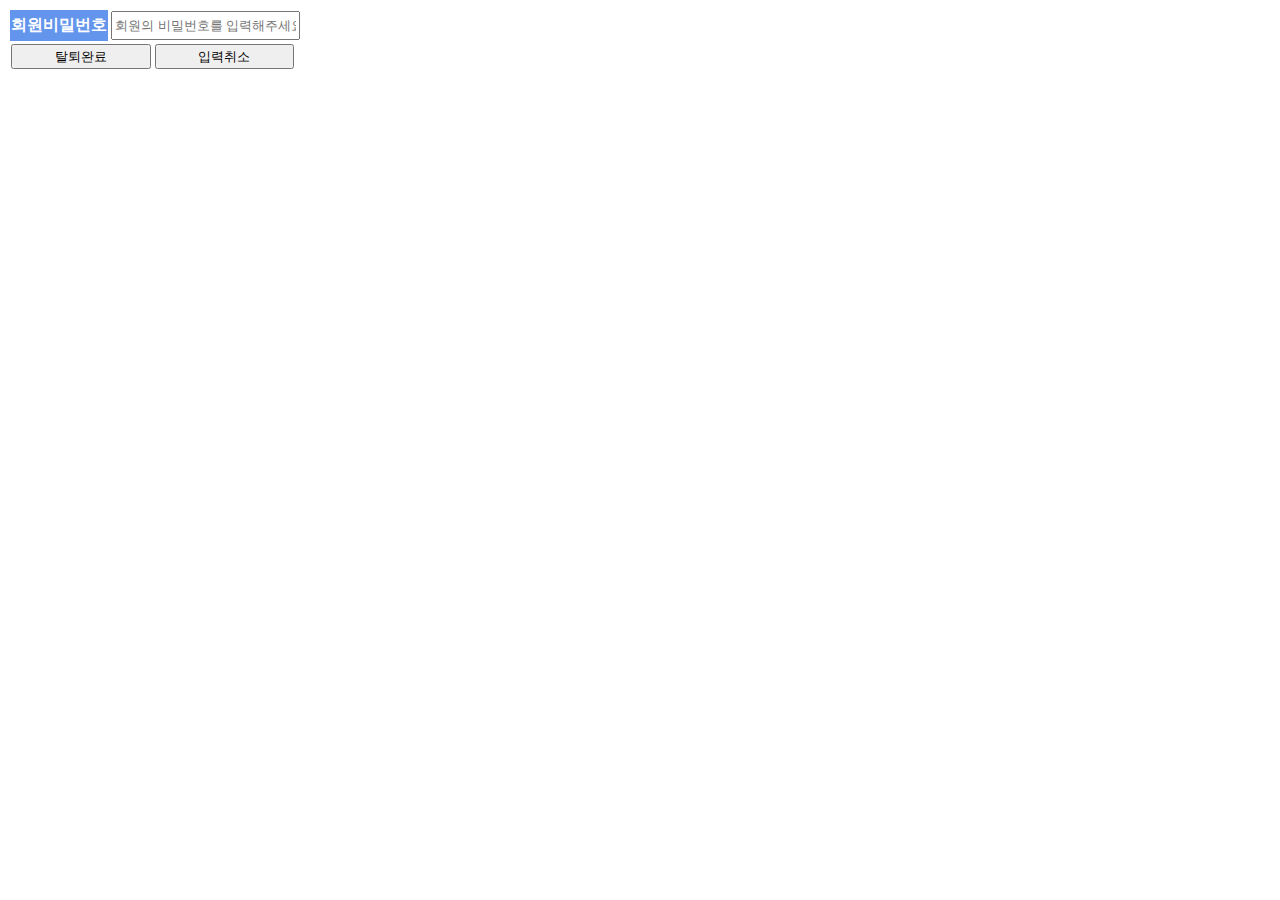
<file: mybatis/src/main/resources/templates/member/removeMember.html>
<!DOCTYPE html>
<html xmlns:th="http://www.thymeleaf.org"
	  xmlns:layout="http://www.ultraq.net.nz/thymeleaf/layout"
      layout:decorate="~{layout/default}">

	<head>
    	<link rel="stylesheet" type="text/css" th:href="@{/css/table.css}"/>
    	<style>
    		input{
    			width: 98%;
    			height: 23px;
    		}
    		td:nth-child(3n+1):not(:last-child){
    			color: white;
    			font-weight: 700;
    			background-color: cornflowerblue;
    		}
    		select{
    			width: 99%;
    			text-align: center;
    			height: 23px;
    		}
    		#removeMemberBtn, #resetBtn {
    			width: 49%;
    			height: 25px;
    		}
    	</style>
    </head>
    
    <th:block layout:fragment="customJs">
    	<script th:src="@{/js/jquery-3.7.0.js}"></script>
    	<script type="text/javascript" th:inline="javascript">
    		// 2023년 06월 26일 안내예정
    		/*<![CDATA[*/
    		let msg = '[[${msg}]]';
    		if(msg != 'null') alert(msg);
    		/*]]>*/
    		
    		/*
    		$('#removeMemberBtn').click(function(e){
    			e.preventDefault();
    			let memberId = [[${memberId}]];
    			const $memberId = $('<input />',{'type':'hidden','name': 'memberId', 'value': memberId});
    			$('#removeMemberForm').append($memberId);
    			$('#removeMemberForm').submit();
    		});
    		*/
    	</script>
    </th:block>

	<th:block layout:fragment="customContents">
		<form id="removeMemberForm" th:action="@{/member/removeMember}" method="post">
			<table>
				<tbody>			
					<!--/* <tr>
						<td>
							<label for="memberId">회원아이디</label>
						</td>
						<td>
							th:value="${memberInfo.memberId}"
							<input type="text" id="memberId" name="memberId" th:value="${memberId}"
								   placeholder="회원의 아이디를 입력해주세요." readonly="readonly"/>
						</td>
					</tr> */-->
					<tr>
						<td>
							<label for="memberPw">회원비밀번호</label>
						</td>
						<td>
							<input type="hidden" name="memberId" th:value="${memberId}" />
							<input type="text" id="memberPw" name="memberPw"
								   placeholder="회원의 비밀번호를 입력해주세요."/>
						</td>
					</tr>
					<tr>
						<td colspan="2">
							<button type="submit" id="removeMemberBtn">탈퇴완료</button>
							<button type="reset" id="resetBtn">입력취소</button>
						</td>
					</tr>
				</tbody>
			</table>
		</form>
	</th:block>
	
	
	
	
	
</html>
</file>
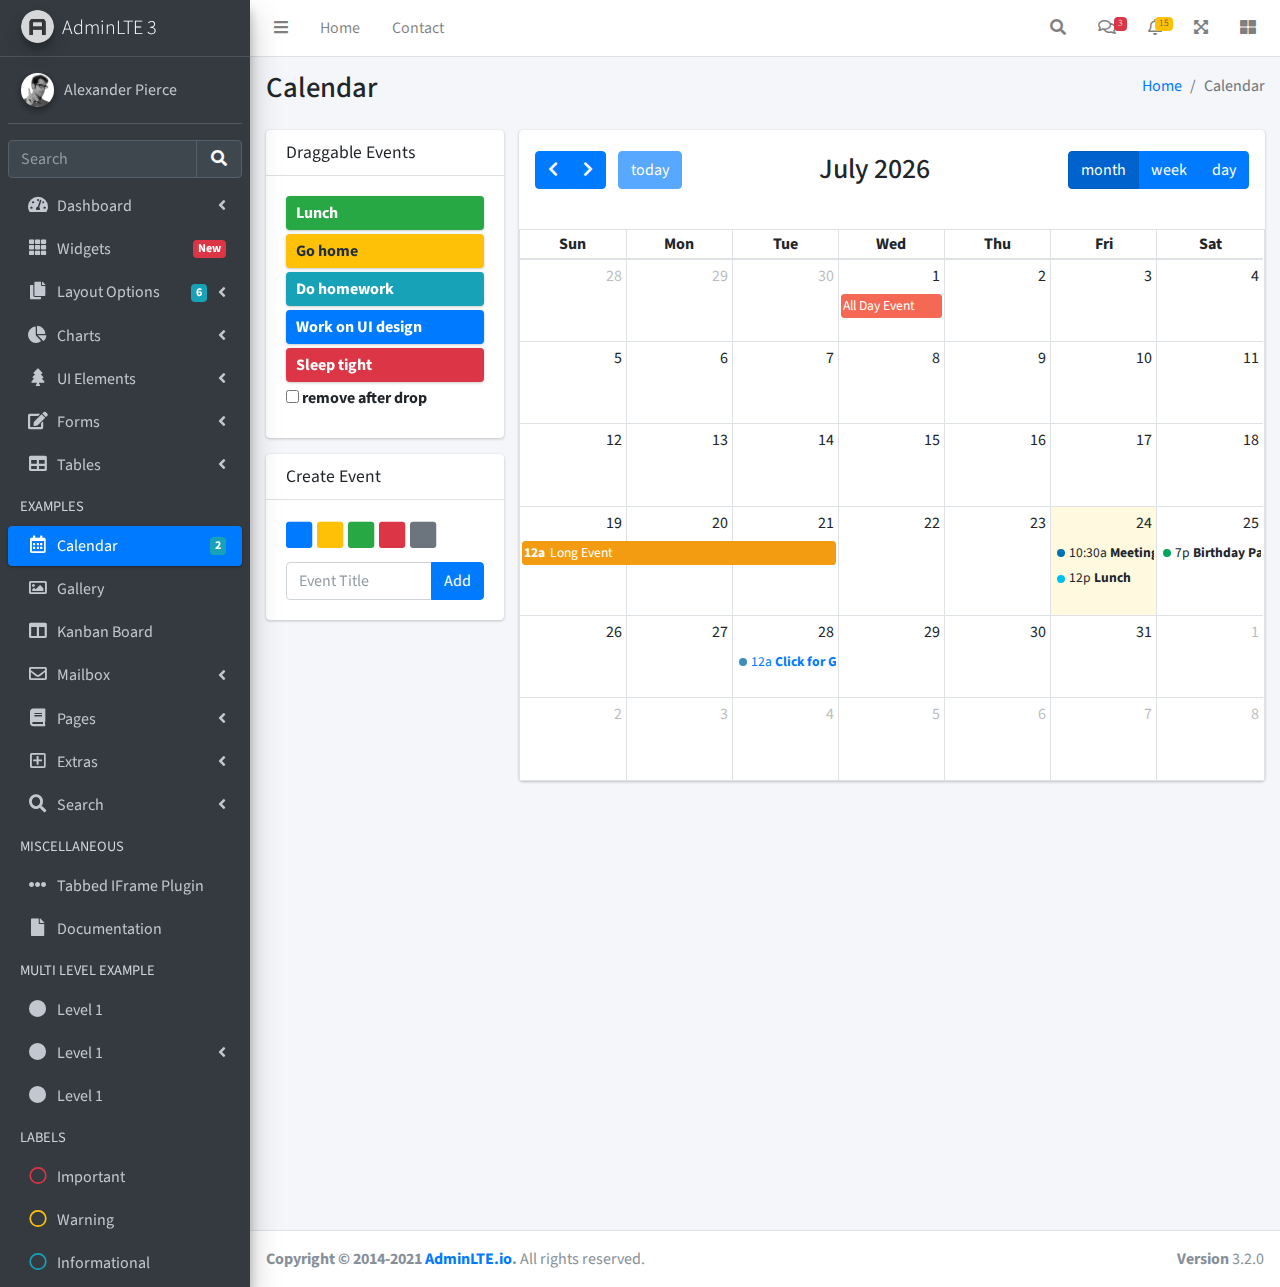
<file: ksmart47team2/src/main/resources/static/admin/pages/calendar.html>
<!DOCTYPE html>
<html lang="en">
<head>
  <meta charset="utf-8">
  <meta name="viewport" content="width=device-width, initial-scale=1">
  <title>AdminLTE 3 | Calendar</title>

  <!-- Google Font: Source Sans Pro -->
  <link rel="stylesheet" href="https://fonts.googleapis.com/css?family=Source+Sans+Pro:300,400,400i,700&display=fallback">
  <!-- Font Awesome -->
  <link rel="stylesheet" href="../plugins/fontawesome-free/css/all.min.css">
  <!-- fullCalendar -->
  <link rel="stylesheet" href="../plugins/fullcalendar/main.css">
  <!-- Theme style -->
  <link rel="stylesheet" href="../dist/css/adminlte.min.css">
</head>
<body class="hold-transition sidebar-mini">
<div class="wrapper">
  <!-- Navbar -->
  <nav class="main-header navbar navbar-expand navbar-white navbar-light">
    <!-- Left navbar links -->
    <ul class="navbar-nav">
      <li class="nav-item">
        <a class="nav-link" data-widget="pushmenu" href="#" role="button"><i class="fas fa-bars"></i></a>
      </li>
      <li class="nav-item d-none d-sm-inline-block">
        <a href="../index3.html" class="nav-link">Home</a>
      </li>
      <li class="nav-item d-none d-sm-inline-block">
        <a href="#" class="nav-link">Contact</a>
      </li>
    </ul>

    <!-- Right navbar links -->
    <ul class="navbar-nav ml-auto">
      <!-- Navbar Search -->
      <li class="nav-item">
        <a class="nav-link" data-widget="navbar-search" href="#" role="button">
          <i class="fas fa-search"></i>
        </a>
        <div class="navbar-search-block">
          <form class="form-inline">
            <div class="input-group input-group-sm">
              <input class="form-control form-control-navbar" type="search" placeholder="Search" aria-label="Search">
              <div class="input-group-append">
                <button class="btn btn-navbar" type="submit">
                  <i class="fas fa-search"></i>
                </button>
                <button class="btn btn-navbar" type="button" data-widget="navbar-search">
                  <i class="fas fa-times"></i>
                </button>
              </div>
            </div>
          </form>
        </div>
      </li>

      <!-- Messages Dropdown Menu -->
      <li class="nav-item dropdown">
        <a class="nav-link" data-toggle="dropdown" href="#">
          <i class="far fa-comments"></i>
          <span class="badge badge-danger navbar-badge">3</span>
        </a>
        <div class="dropdown-menu dropdown-menu-lg dropdown-menu-right">
          <a href="#" class="dropdown-item">
            <!-- Message Start -->
            <div class="media">
              <img src="../dist/img/user1-128x128.jpg" alt="User Avatar" class="img-size-50 mr-3 img-circle">
              <div class="media-body">
                <h3 class="dropdown-item-title">
                  Brad Diesel
                  <span class="float-right text-sm text-danger"><i class="fas fa-star"></i></span>
                </h3>
                <p class="text-sm">Call me whenever you can...</p>
                <p class="text-sm text-muted"><i class="far fa-clock mr-1"></i> 4 Hours Ago</p>
              </div>
            </div>
            <!-- Message End -->
          </a>
          <div class="dropdown-divider"></div>
          <a href="#" class="dropdown-item">
            <!-- Message Start -->
            <div class="media">
              <img src="../dist/img/user8-128x128.jpg" alt="User Avatar" class="img-size-50 img-circle mr-3">
              <div class="media-body">
                <h3 class="dropdown-item-title">
                  John Pierce
                  <span class="float-right text-sm text-muted"><i class="fas fa-star"></i></span>
                </h3>
                <p class="text-sm">I got your message bro</p>
                <p class="text-sm text-muted"><i class="far fa-clock mr-1"></i> 4 Hours Ago</p>
              </div>
            </div>
            <!-- Message End -->
          </a>
          <div class="dropdown-divider"></div>
          <a href="#" class="dropdown-item">
            <!-- Message Start -->
            <div class="media">
              <img src="../dist/img/user3-128x128.jpg" alt="User Avatar" class="img-size-50 img-circle mr-3">
              <div class="media-body">
                <h3 class="dropdown-item-title">
                  Nora Silvester
                  <span class="float-right text-sm text-warning"><i class="fas fa-star"></i></span>
                </h3>
                <p class="text-sm">The subject goes here</p>
                <p class="text-sm text-muted"><i class="far fa-clock mr-1"></i> 4 Hours Ago</p>
              </div>
            </div>
            <!-- Message End -->
          </a>
          <div class="dropdown-divider"></div>
          <a href="#" class="dropdown-item dropdown-footer">See All Messages</a>
        </div>
      </li>
      <!-- Notifications Dropdown Menu -->
      <li class="nav-item dropdown">
        <a class="nav-link" data-toggle="dropdown" href="#">
          <i class="far fa-bell"></i>
          <span class="badge badge-warning navbar-badge">15</span>
        </a>
        <div class="dropdown-menu dropdown-menu-lg dropdown-menu-right">
          <span class="dropdown-item dropdown-header">15 Notifications</span>
          <div class="dropdown-divider"></div>
          <a href="#" class="dropdown-item">
            <i class="fas fa-envelope mr-2"></i> 4 new messages
            <span class="float-right text-muted text-sm">3 mins</span>
          </a>
          <div class="dropdown-divider"></div>
          <a href="#" class="dropdown-item">
            <i class="fas fa-users mr-2"></i> 8 friend requests
            <span class="float-right text-muted text-sm">12 hours</span>
          </a>
          <div class="dropdown-divider"></div>
          <a href="#" class="dropdown-item">
            <i class="fas fa-file mr-2"></i> 3 new reports
            <span class="float-right text-muted text-sm">2 days</span>
          </a>
          <div class="dropdown-divider"></div>
          <a href="#" class="dropdown-item dropdown-footer">See All Notifications</a>
        </div>
      </li>
      <li class="nav-item">
        <a class="nav-link" data-widget="fullscreen" href="#" role="button">
          <i class="fas fa-expand-arrows-alt"></i>
        </a>
      </li>
      <li class="nav-item">
        <a class="nav-link" data-widget="control-sidebar" data-slide="true" href="#" role="button">
          <i class="fas fa-th-large"></i>
        </a>
      </li>
    </ul>
  </nav>
  <!-- /.navbar -->

  <!-- Main Sidebar Container -->
  <aside class="main-sidebar sidebar-dark-primary elevation-4">
    <!-- Brand Logo -->
    <a href="../index3.html" class="brand-link">
      <img src="../dist/img/AdminLTELogo.png" alt="AdminLTE Logo" class="brand-image img-circle elevation-3" style="opacity: .8">
      <span class="brand-text font-weight-light">AdminLTE 3</span>
    </a>

    <!-- Sidebar -->
    <div class="sidebar">
      <!-- Sidebar user panel (optional) -->
      <div class="user-panel mt-3 pb-3 mb-3 d-flex">
        <div class="image">
          <img src="../dist/img/user2-160x160.jpg" class="img-circle elevation-2" alt="User Image">
        </div>
        <div class="info">
          <a href="#" class="d-block">Alexander Pierce</a>
        </div>
      </div>

      <!-- SidebarSearch Form -->
      <div class="form-inline">
        <div class="input-group" data-widget="sidebar-search">
          <input class="form-control form-control-sidebar" type="search" placeholder="Search" aria-label="Search">
          <div class="input-group-append">
            <button class="btn btn-sidebar">
              <i class="fas fa-search fa-fw"></i>
            </button>
          </div>
        </div>
      </div>

      <!-- Sidebar Menu -->
      <nav class="mt-2">
        <ul class="nav nav-pills nav-sidebar flex-column" data-widget="treeview" role="menu" data-accordion="false">
          <!-- Add icons to the links using the .nav-icon class
               with font-awesome or any other icon font library -->
          <li class="nav-item">
            <a href="#" class="nav-link">
              <i class="nav-icon fas fa-tachometer-alt"></i>
              <p>
                Dashboard
                <i class="right fas fa-angle-left"></i>
              </p>
            </a>
            <ul class="nav nav-treeview">
              <li class="nav-item">
                <a href="../index.html" class="nav-link">
                  <i class="far fa-circle nav-icon"></i>
                  <p>Dashboard v1</p>
                </a>
              </li>
              <li class="nav-item">
                <a href="../index2.html" class="nav-link">
                  <i class="far fa-circle nav-icon"></i>
                  <p>Dashboard v2</p>
                </a>
              </li>
              <li class="nav-item">
                <a href="../index3.html" class="nav-link">
                  <i class="far fa-circle nav-icon"></i>
                  <p>Dashboard v3</p>
                </a>
              </li>
            </ul>
          </li>
          <li class="nav-item">
            <a href="widgets.html" class="nav-link">
              <i class="nav-icon fas fa-th"></i>
              <p>
                Widgets
                <span class="right badge badge-danger">New</span>
              </p>
            </a>
          </li>
          <li class="nav-item">
            <a href="#" class="nav-link">
              <i class="nav-icon fas fa-copy"></i>
              <p>
                Layout Options
                <i class="fas fa-angle-left right"></i>
                <span class="badge badge-info right">6</span>
              </p>
            </a>
            <ul class="nav nav-treeview">
              <li class="nav-item">
                <a href="layout/top-nav.html" class="nav-link">
                  <i class="far fa-circle nav-icon"></i>
                  <p>Top Navigation</p>
                </a>
              </li>
              <li class="nav-item">
                <a href="layout/top-nav-sidebar.html" class="nav-link">
                  <i class="far fa-circle nav-icon"></i>
                  <p>Top Navigation + Sidebar</p>
                </a>
              </li>
              <li class="nav-item">
                <a href="layout/boxed.html" class="nav-link">
                  <i class="far fa-circle nav-icon"></i>
                  <p>Boxed</p>
                </a>
              </li>
              <li class="nav-item">
                <a href="layout/fixed-sidebar.html" class="nav-link">
                  <i class="far fa-circle nav-icon"></i>
                  <p>Fixed Sidebar</p>
                </a>
              </li>
              <li class="nav-item">
                <a href="layout/fixed-sidebar-custom.html" class="nav-link">
                  <i class="far fa-circle nav-icon"></i>
                  <p>Fixed Sidebar <small>+ Custom Area</small></p>
                </a>
              </li>
              <li class="nav-item">
                <a href="layout/fixed-topnav.html" class="nav-link">
                  <i class="far fa-circle nav-icon"></i>
                  <p>Fixed Navbar</p>
                </a>
              </li>
              <li class="nav-item">
                <a href="layout/fixed-footer.html" class="nav-link">
                  <i class="far fa-circle nav-icon"></i>
                  <p>Fixed Footer</p>
                </a>
              </li>
              <li class="nav-item">
                <a href="layout/collapsed-sidebar.html" class="nav-link">
                  <i class="far fa-circle nav-icon"></i>
                  <p>Collapsed Sidebar</p>
                </a>
              </li>
            </ul>
          </li>
          <li class="nav-item">
            <a href="#" class="nav-link">
              <i class="nav-icon fas fa-chart-pie"></i>
              <p>
                Charts
                <i class="right fas fa-angle-left"></i>
              </p>
            </a>
            <ul class="nav nav-treeview">
              <li class="nav-item">
                <a href="charts/chartjs.html" class="nav-link">
                  <i class="far fa-circle nav-icon"></i>
                  <p>ChartJS</p>
                </a>
              </li>
              <li class="nav-item">
                <a href="charts/flot.html" class="nav-link">
                  <i class="far fa-circle nav-icon"></i>
                  <p>Flot</p>
                </a>
              </li>
              <li class="nav-item">
                <a href="charts/inline.html" class="nav-link">
                  <i class="far fa-circle nav-icon"></i>
                  <p>Inline</p>
                </a>
              </li>
              <li class="nav-item">
                <a href="charts/uplot.html" class="nav-link">
                  <i class="far fa-circle nav-icon"></i>
                  <p>uPlot</p>
                </a>
              </li>
            </ul>
          </li>
          <li class="nav-item">
            <a href="#" class="nav-link">
              <i class="nav-icon fas fa-tree"></i>
              <p>
                UI Elements
                <i class="fas fa-angle-left right"></i>
              </p>
            </a>
            <ul class="nav nav-treeview">
              <li class="nav-item">
                <a href="UI/general.html" class="nav-link">
                  <i class="far fa-circle nav-icon"></i>
                  <p>General</p>
                </a>
              </li>
              <li class="nav-item">
                <a href="UI/icons.html" class="nav-link">
                  <i class="far fa-circle nav-icon"></i>
                  <p>Icons</p>
                </a>
              </li>
              <li class="nav-item">
                <a href="UI/buttons.html" class="nav-link">
                  <i class="far fa-circle nav-icon"></i>
                  <p>Buttons</p>
                </a>
              </li>
              <li class="nav-item">
                <a href="UI/sliders.html" class="nav-link">
                  <i class="far fa-circle nav-icon"></i>
                  <p>Sliders</p>
                </a>
              </li>
              <li class="nav-item">
                <a href="UI/modals.html" class="nav-link">
                  <i class="far fa-circle nav-icon"></i>
                  <p>Modals & Alerts</p>
                </a>
              </li>
              <li class="nav-item">
                <a href="UI/navbar.html" class="nav-link">
                  <i class="far fa-circle nav-icon"></i>
                  <p>Navbar & Tabs</p>
                </a>
              </li>
              <li class="nav-item">
                <a href="UI/timeline.html" class="nav-link">
                  <i class="far fa-circle nav-icon"></i>
                  <p>Timeline</p>
                </a>
              </li>
              <li class="nav-item">
                <a href="UI/ribbons.html" class="nav-link">
                  <i class="far fa-circle nav-icon"></i>
                  <p>Ribbons</p>
                </a>
              </li>
            </ul>
          </li>
          <li class="nav-item">
            <a href="#" class="nav-link">
              <i class="nav-icon fas fa-edit"></i>
              <p>
                Forms
                <i class="fas fa-angle-left right"></i>
              </p>
            </a>
            <ul class="nav nav-treeview">
              <li class="nav-item">
                <a href="forms/general.html" class="nav-link">
                  <i class="far fa-circle nav-icon"></i>
                  <p>General Elements</p>
                </a>
              </li>
              <li class="nav-item">
                <a href="forms/advanced.html" class="nav-link">
                  <i class="far fa-circle nav-icon"></i>
                  <p>Advanced Elements</p>
                </a>
              </li>
              <li class="nav-item">
                <a href="forms/editors.html" class="nav-link">
                  <i class="far fa-circle nav-icon"></i>
                  <p>Editors</p>
                </a>
              </li>
              <li class="nav-item">
                <a href="forms/validation.html" class="nav-link">
                  <i class="far fa-circle nav-icon"></i>
                  <p>Validation</p>
                </a>
              </li>
            </ul>
          </li>
          <li class="nav-item">
            <a href="#" class="nav-link">
              <i class="nav-icon fas fa-table"></i>
              <p>
                Tables
                <i class="fas fa-angle-left right"></i>
              </p>
            </a>
            <ul class="nav nav-treeview">
              <li class="nav-item">
                <a href="tables/simple.html" class="nav-link">
                  <i class="far fa-circle nav-icon"></i>
                  <p>Simple Tables</p>
                </a>
              </li>
              <li class="nav-item">
                <a href="tables/data.html" class="nav-link">
                  <i class="far fa-circle nav-icon"></i>
                  <p>DataTables</p>
                </a>
              </li>
              <li class="nav-item">
                <a href="tables/jsgrid.html" class="nav-link">
                  <i class="far fa-circle nav-icon"></i>
                  <p>jsGrid</p>
                </a>
              </li>
            </ul>
          </li>
          <li class="nav-header">EXAMPLES</li>
          <li class="nav-item">
            <a href="calendar.html" class="nav-link active">
              <i class="nav-icon far fa-calendar-alt"></i>
              <p>
                Calendar
                <span class="badge badge-info right">2</span>
              </p>
            </a>
          </li>
          <li class="nav-item">
            <a href="gallery.html" class="nav-link">
              <i class="nav-icon far fa-image"></i>
              <p>
                Gallery
              </p>
            </a>
          </li>
          <li class="nav-item">
            <a href="kanban.html" class="nav-link">
              <i class="nav-icon fas fa-columns"></i>
              <p>
                Kanban Board
              </p>
            </a>
          </li>
          <li class="nav-item">
            <a href="#" class="nav-link">
              <i class="nav-icon far fa-envelope"></i>
              <p>
                Mailbox
                <i class="fas fa-angle-left right"></i>
              </p>
            </a>
            <ul class="nav nav-treeview">
              <li class="nav-item">
                <a href="mailbox/mailbox.html" class="nav-link">
                  <i class="far fa-circle nav-icon"></i>
                  <p>Inbox</p>
                </a>
              </li>
              <li class="nav-item">
                <a href="mailbox/compose.html" class="nav-link">
                  <i class="far fa-circle nav-icon"></i>
                  <p>Compose</p>
                </a>
              </li>
              <li class="nav-item">
                <a href="mailbox/read-mail.html" class="nav-link">
                  <i class="far fa-circle nav-icon"></i>
                  <p>Read</p>
                </a>
              </li>
            </ul>
          </li>
          <li class="nav-item">
            <a href="#" class="nav-link">
              <i class="nav-icon fas fa-book"></i>
              <p>
                Pages
                <i class="fas fa-angle-left right"></i>
              </p>
            </a>
            <ul class="nav nav-treeview">
              <li class="nav-item">
                <a href="examples/invoice.html" class="nav-link">
                  <i class="far fa-circle nav-icon"></i>
                  <p>Invoice</p>
                </a>
              </li>
              <li class="nav-item">
                <a href="examples/profile.html" class="nav-link">
                  <i class="far fa-circle nav-icon"></i>
                  <p>Profile</p>
                </a>
              </li>
              <li class="nav-item">
                <a href="examples/e-commerce.html" class="nav-link">
                  <i class="far fa-circle nav-icon"></i>
                  <p>E-commerce</p>
                </a>
              </li>
              <li class="nav-item">
                <a href="examples/projects.html" class="nav-link">
                  <i class="far fa-circle nav-icon"></i>
                  <p>Projects</p>
                </a>
              </li>
              <li class="nav-item">
                <a href="examples/project-add.html" class="nav-link">
                  <i class="far fa-circle nav-icon"></i>
                  <p>Project Add</p>
                </a>
              </li>
              <li class="nav-item">
                <a href="examples/project-edit.html" class="nav-link">
                  <i class="far fa-circle nav-icon"></i>
                  <p>Project Edit</p>
                </a>
              </li>
              <li class="nav-item">
                <a href="examples/project-detail.html" class="nav-link">
                  <i class="far fa-circle nav-icon"></i>
                  <p>Project Detail</p>
                </a>
              </li>
              <li class="nav-item">
                <a href="examples/contacts.html" class="nav-link">
                  <i class="far fa-circle nav-icon"></i>
                  <p>Contacts</p>
                </a>
              </li>
              <li class="nav-item">
                <a href="examples/faq.html" class="nav-link">
                  <i class="far fa-circle nav-icon"></i>
                  <p>FAQ</p>
                </a>
              </li>
              <li class="nav-item">
                <a href="examples/contact-us.html" class="nav-link">
                  <i class="far fa-circle nav-icon"></i>
                  <p>Contact us</p>
                </a>
              </li>
            </ul>
          </li>
          <li class="nav-item">
            <a href="#" class="nav-link">
              <i class="nav-icon far fa-plus-square"></i>
              <p>
                Extras
                <i class="fas fa-angle-left right"></i>
              </p>
            </a>
            <ul class="nav nav-treeview">
              <li class="nav-item">
                <a href="#" class="nav-link">
                  <i class="far fa-circle nav-icon"></i>
                  <p>
                    Login & Register v1
                    <i class="fas fa-angle-left right"></i>
                  </p>
                </a>
                <ul class="nav nav-treeview">
                  <li class="nav-item">
                    <a href="examples/login.html" class="nav-link">
                      <i class="far fa-circle nav-icon"></i>
                      <p>Login v1</p>
                    </a>
                  </li>
                  <li class="nav-item">
                    <a href="examples/register.html" class="nav-link">
                      <i class="far fa-circle nav-icon"></i>
                      <p>Register v1</p>
                    </a>
                  </li>
                  <li class="nav-item">
                    <a href="examples/forgot-password.html" class="nav-link">
                      <i class="far fa-circle nav-icon"></i>
                      <p>Forgot Password v1</p>
                    </a>
                  </li>
                  <li class="nav-item">
                    <a href="examples/recover-password.html" class="nav-link">
                      <i class="far fa-circle nav-icon"></i>
                      <p>Recover Password v1</p>
                    </a>
                  </li>
                </ul>
              </li>
              <li class="nav-item">
                <a href="#" class="nav-link">
                  <i class="far fa-circle nav-icon"></i>
                  <p>
                    Login & Register v2
                    <i class="fas fa-angle-left right"></i>
                  </p>
                </a>
                <ul class="nav nav-treeview">
                  <li class="nav-item">
                    <a href="examples/login-v2.html" class="nav-link">
                      <i class="far fa-circle nav-icon"></i>
                      <p>Login v2</p>
                    </a>
                  </li>
                  <li class="nav-item">
                    <a href="examples/register-v2.html" class="nav-link">
                      <i class="far fa-circle nav-icon"></i>
                      <p>Register v2</p>
                    </a>
                  </li>
                  <li class="nav-item">
                    <a href="examples/forgot-password-v2.html" class="nav-link">
                      <i class="far fa-circle nav-icon"></i>
                      <p>Forgot Password v2</p>
                    </a>
                  </li>
                  <li class="nav-item">
                    <a href="examples/recover-password-v2.html" class="nav-link">
                      <i class="far fa-circle nav-icon"></i>
                      <p>Recover Password v2</p>
                    </a>
                  </li>
                </ul>
              </li>
              <li class="nav-item">
                <a href="examples/lockscreen.html" class="nav-link">
                  <i class="far fa-circle nav-icon"></i>
                  <p>Lockscreen</p>
                </a>
              </li>
              <li class="nav-item">
                <a href="examples/legacy-user-menu.html" class="nav-link">
                  <i class="far fa-circle nav-icon"></i>
                  <p>Legacy User Menu</p>
                </a>
              </li>
              <li class="nav-item">
                <a href="examples/language-menu.html" class="nav-link">
                  <i class="far fa-circle nav-icon"></i>
                  <p>Language Menu</p>
                </a>
              </li>
              <li class="nav-item">
                <a href="examples/404.html" class="nav-link">
                  <i class="far fa-circle nav-icon"></i>
                  <p>Error 404</p>
                </a>
              </li>
              <li class="nav-item">
                <a href="examples/500.html" class="nav-link">
                  <i class="far fa-circle nav-icon"></i>
                  <p>Error 500</p>
                </a>
              </li>
              <li class="nav-item">
                <a href="examples/pace.html" class="nav-link">
                  <i class="far fa-circle nav-icon"></i>
                  <p>Pace</p>
                </a>
              </li>
              <li class="nav-item">
                <a href="examples/blank.html" class="nav-link">
                  <i class="far fa-circle nav-icon"></i>
                  <p>Blank Page</p>
                </a>
              </li>
              <li class="nav-item">
                <a href="../starter.html" class="nav-link">
                  <i class="far fa-circle nav-icon"></i>
                  <p>Starter Page</p>
                </a>
              </li>
            </ul>
          </li>
          <li class="nav-item">
            <a href="#" class="nav-link">
              <i class="nav-icon fas fa-search"></i>
              <p>
                Search
                <i class="fas fa-angle-left right"></i>
              </p>
            </a>
            <ul class="nav nav-treeview">
              <li class="nav-item">
                <a href="search/simple.html" class="nav-link">
                  <i class="far fa-circle nav-icon"></i>
                  <p>Simple Search</p>
                </a>
              </li>
              <li class="nav-item">
                <a href="search/enhanced.html" class="nav-link">
                  <i class="far fa-circle nav-icon"></i>
                  <p>Enhanced</p>
                </a>
              </li>
            </ul>
          </li>
          <li class="nav-header">MISCELLANEOUS</li>
          <li class="nav-item">
            <a href="../iframe.html" class="nav-link">
              <i class="nav-icon fas fa-ellipsis-h"></i>
              <p>Tabbed IFrame Plugin</p>
            </a>
          </li>
          <li class="nav-item">
            <a href="https://adminlte.io/docs/3.1/" class="nav-link">
              <i class="nav-icon fas fa-file"></i>
              <p>Documentation</p>
            </a>
          </li>
          <li class="nav-header">MULTI LEVEL EXAMPLE</li>
          <li class="nav-item">
            <a href="#" class="nav-link">
              <i class="fas fa-circle nav-icon"></i>
              <p>Level 1</p>
            </a>
          </li>
          <li class="nav-item">
            <a href="#" class="nav-link">
              <i class="nav-icon fas fa-circle"></i>
              <p>
                Level 1
                <i class="right fas fa-angle-left"></i>
              </p>
            </a>
            <ul class="nav nav-treeview">
              <li class="nav-item">
                <a href="#" class="nav-link">
                  <i class="far fa-circle nav-icon"></i>
                  <p>Level 2</p>
                </a>
              </li>
              <li class="nav-item">
                <a href="#" class="nav-link">
                  <i class="far fa-circle nav-icon"></i>
                  <p>
                    Level 2
                    <i class="right fas fa-angle-left"></i>
                  </p>
                </a>
                <ul class="nav nav-treeview">
                  <li class="nav-item">
                    <a href="#" class="nav-link">
                      <i class="far fa-dot-circle nav-icon"></i>
                      <p>Level 3</p>
                    </a>
                  </li>
                  <li class="nav-item">
                    <a href="#" class="nav-link">
                      <i class="far fa-dot-circle nav-icon"></i>
                      <p>Level 3</p>
                    </a>
                  </li>
                  <li class="nav-item">
                    <a href="#" class="nav-link">
                      <i class="far fa-dot-circle nav-icon"></i>
                      <p>Level 3</p>
                    </a>
                  </li>
                </ul>
              </li>
              <li class="nav-item">
                <a href="#" class="nav-link">
                  <i class="far fa-circle nav-icon"></i>
                  <p>Level 2</p>
                </a>
              </li>
            </ul>
          </li>
          <li class="nav-item">
            <a href="#" class="nav-link">
              <i class="fas fa-circle nav-icon"></i>
              <p>Level 1</p>
            </a>
          </li>
          <li class="nav-header">LABELS</li>
          <li class="nav-item">
            <a href="#" class="nav-link">
              <i class="nav-icon far fa-circle text-danger"></i>
              <p class="text">Important</p>
            </a>
          </li>
          <li class="nav-item">
            <a href="#" class="nav-link">
              <i class="nav-icon far fa-circle text-warning"></i>
              <p>Warning</p>
            </a>
          </li>
          <li class="nav-item">
            <a href="#" class="nav-link">
              <i class="nav-icon far fa-circle text-info"></i>
              <p>Informational</p>
            </a>
          </li>
        </ul>
      </nav>
      <!-- /.sidebar-menu -->
    </div>
    <!-- /.sidebar -->
  </aside>

  <!-- Content Wrapper. Contains page content -->
  <div class="content-wrapper">
    <!-- Content Header (Page header) -->
    <section class="content-header">
      <div class="container-fluid">
        <div class="row mb-2">
          <div class="col-sm-6">
            <h1>Calendar</h1>
          </div>
          <div class="col-sm-6">
            <ol class="breadcrumb float-sm-right">
              <li class="breadcrumb-item"><a href="#">Home</a></li>
              <li class="breadcrumb-item active">Calendar</li>
            </ol>
          </div>
        </div>
      </div><!-- /.container-fluid -->
    </section>

    <!-- Main content -->
    <section class="content">
      <div class="container-fluid">
        <div class="row">
          <div class="col-md-3">
            <div class="sticky-top mb-3">
              <div class="card">
                <div class="card-header">
                  <h4 class="card-title">Draggable Events</h4>
                </div>
                <div class="card-body">
                  <!-- the events -->
                  <div id="external-events">
                    <div class="external-event bg-success">Lunch</div>
                    <div class="external-event bg-warning">Go home</div>
                    <div class="external-event bg-info">Do homework</div>
                    <div class="external-event bg-primary">Work on UI design</div>
                    <div class="external-event bg-danger">Sleep tight</div>
                    <div class="checkbox">
                      <label for="drop-remove">
                        <input type="checkbox" id="drop-remove">
                        remove after drop
                      </label>
                    </div>
                  </div>
                </div>
                <!-- /.card-body -->
              </div>
              <!-- /.card -->
              <div class="card">
                <div class="card-header">
                  <h3 class="card-title">Create Event</h3>
                </div>
                <div class="card-body">
                  <div class="btn-group" style="width: 100%; margin-bottom: 10px;">
                    <ul class="fc-color-picker" id="color-chooser">
                      <li><a class="text-primary" href="#"><i class="fas fa-square"></i></a></li>
                      <li><a class="text-warning" href="#"><i class="fas fa-square"></i></a></li>
                      <li><a class="text-success" href="#"><i class="fas fa-square"></i></a></li>
                      <li><a class="text-danger" href="#"><i class="fas fa-square"></i></a></li>
                      <li><a class="text-muted" href="#"><i class="fas fa-square"></i></a></li>
                    </ul>
                  </div>
                  <!-- /btn-group -->
                  <div class="input-group">
                    <input id="new-event" type="text" class="form-control" placeholder="Event Title">

                    <div class="input-group-append">
                      <button id="add-new-event" type="button" class="btn btn-primary">Add</button>
                    </div>
                    <!-- /btn-group -->
                  </div>
                  <!-- /input-group -->
                </div>
              </div>
            </div>
          </div>
          <!-- /.col -->
          <div class="col-md-9">
            <div class="card card-primary">
              <div class="card-body p-0">
                <!-- THE CALENDAR -->
                <div id="calendar"></div>
              </div>
              <!-- /.card-body -->
            </div>
            <!-- /.card -->
          </div>
          <!-- /.col -->
        </div>
        <!-- /.row -->
      </div><!-- /.container-fluid -->
    </section>
    <!-- /.content -->
  </div>
  <!-- /.content-wrapper -->

  <footer class="main-footer">
    <div class="float-right d-none d-sm-block">
      <b>Version</b> 3.2.0
    </div>
    <strong>Copyright &copy; 2014-2021 <a href="https://adminlte.io">AdminLTE.io</a>.</strong> All rights reserved.
  </footer>

  <!-- Control Sidebar -->
  <aside class="control-sidebar control-sidebar-dark">
    <!-- Control sidebar content goes here -->
  </aside>
  <!-- /.control-sidebar -->
</div>
<!-- ./wrapper -->

<!-- jQuery -->
<script src="../plugins/jquery/jquery.min.js"></script>
<!-- Bootstrap -->
<script src="../plugins/bootstrap/js/bootstrap.bundle.min.js"></script>
<!-- jQuery UI -->
<script src="../plugins/jquery-ui/jquery-ui.min.js"></script>
<!-- AdminLTE App -->
<script src="../dist/js/adminlte.min.js"></script>
<!-- fullCalendar 2.2.5 -->
<script src="../plugins/moment/moment.min.js"></script>
<script src="../plugins/fullcalendar/main.js"></script>
<!-- AdminLTE for demo purposes -->
<script src="../dist/js/demo.js"></script>
<!-- Page specific script -->
<script>
  $(function () {

    /* initialize the external events
     -----------------------------------------------------------------*/
    function ini_events(ele) {
      ele.each(function () {

        // create an Event Object (https://fullcalendar.io/docs/event-object)
        // it doesn't need to have a start or end
        var eventObject = {
          title: $.trim($(this).text()) // use the element's text as the event title
        }

        // store the Event Object in the DOM element so we can get to it later
        $(this).data('eventObject', eventObject)

        // make the event draggable using jQuery UI
        $(this).draggable({
          zIndex        : 1070,
          revert        : true, // will cause the event to go back to its
          revertDuration: 0  //  original position after the drag
        })

      })
    }

    ini_events($('#external-events div.external-event'))

    /* initialize the calendar
     -----------------------------------------------------------------*/
    //Date for the calendar events (dummy data)
    var date = new Date()
    var d    = date.getDate(),
        m    = date.getMonth(),
        y    = date.getFullYear()

    var Calendar = FullCalendar.Calendar;
    var Draggable = FullCalendar.Draggable;

    var containerEl = document.getElementById('external-events');
    var checkbox = document.getElementById('drop-remove');
    var calendarEl = document.getElementById('calendar');

    // initialize the external events
    // -----------------------------------------------------------------

    new Draggable(containerEl, {
      itemSelector: '.external-event',
      eventData: function(eventEl) {
        return {
          title: eventEl.innerText,
          backgroundColor: window.getComputedStyle( eventEl ,null).getPropertyValue('background-color'),
          borderColor: window.getComputedStyle( eventEl ,null).getPropertyValue('background-color'),
          textColor: window.getComputedStyle( eventEl ,null).getPropertyValue('color'),
        };
      }
    });

    var calendar = new Calendar(calendarEl, {
      headerToolbar: {
        left  : 'prev,next today',
        center: 'title',
        right : 'dayGridMonth,timeGridWeek,timeGridDay'
      },
      themeSystem: 'bootstrap',
      //Random default events
      events: [
        {
          title          : 'All Day Event',
          start          : new Date(y, m, 1),
          backgroundColor: '#f56954', //red
          borderColor    : '#f56954', //red
          allDay         : true
        },
        {
          title          : 'Long Event',
          start          : new Date(y, m, d - 5),
          end            : new Date(y, m, d - 2),
          backgroundColor: '#f39c12', //yellow
          borderColor    : '#f39c12' //yellow
        },
        {
          title          : 'Meeting',
          start          : new Date(y, m, d, 10, 30),
          allDay         : false,
          backgroundColor: '#0073b7', //Blue
          borderColor    : '#0073b7' //Blue
        },
        {
          title          : 'Lunch',
          start          : new Date(y, m, d, 12, 0),
          end            : new Date(y, m, d, 14, 0),
          allDay         : false,
          backgroundColor: '#00c0ef', //Info (aqua)
          borderColor    : '#00c0ef' //Info (aqua)
        },
        {
          title          : 'Birthday Party',
          start          : new Date(y, m, d + 1, 19, 0),
          end            : new Date(y, m, d + 1, 22, 30),
          allDay         : false,
          backgroundColor: '#00a65a', //Success (green)
          borderColor    : '#00a65a' //Success (green)
        },
        {
          title          : 'Click for Google',
          start          : new Date(y, m, 28),
          end            : new Date(y, m, 29),
          url            : 'https://www.google.com/',
          backgroundColor: '#3c8dbc', //Primary (light-blue)
          borderColor    : '#3c8dbc' //Primary (light-blue)
        }
      ],
      editable  : true,
      droppable : true, // this allows things to be dropped onto the calendar !!!
      drop      : function(info) {
        // is the "remove after drop" checkbox checked?
        if (checkbox.checked) {
          // if so, remove the element from the "Draggable Events" list
          info.draggedEl.parentNode.removeChild(info.draggedEl);
        }
      }
    });

    calendar.render();
    // $('#calendar').fullCalendar()

    /* ADDING EVENTS */
    var currColor = '#3c8dbc' //Red by default
    // Color chooser button
    $('#color-chooser > li > a').click(function (e) {
      e.preventDefault()
      // Save color
      currColor = $(this).css('color')
      // Add color effect to button
      $('#add-new-event').css({
        'background-color': currColor,
        'border-color'    : currColor
      })
    })
    $('#add-new-event').click(function (e) {
      e.preventDefault()
      // Get value and make sure it is not null
      var val = $('#new-event').val()
      if (val.length == 0) {
        return
      }

      // Create events
      var event = $('<div />')
      event.css({
        'background-color': currColor,
        'border-color'    : currColor,
        'color'           : '#fff'
      }).addClass('external-event')
      event.text(val)
      $('#external-events').prepend(event)

      // Add draggable funtionality
      ini_events(event)

      // Remove event from text input
      $('#new-event').val('')
    })
  })
</script>
</body>
</html>
</file>
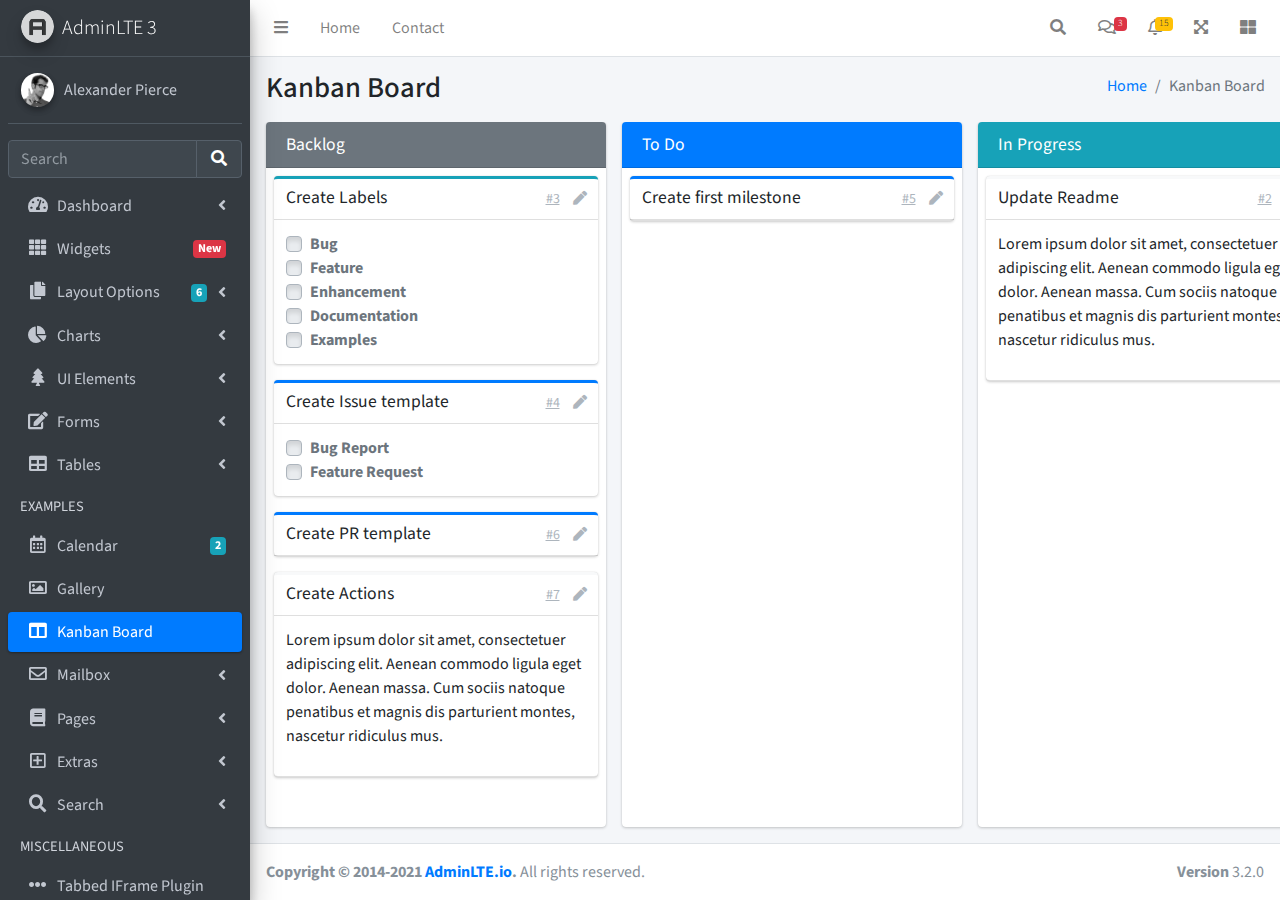
<file: ksmart47team2/src/main/resources/static/admin/pages/kanban.html>
<!DOCTYPE html>
<html lang="en">
<head>
  <meta charset="utf-8">
  <meta name="viewport" content="width=device-width, initial-scale=1">
  <title>AdminLTE 3 | Kanban Board</title>

  <!-- Google Font: Source Sans Pro -->
  <link rel="stylesheet" href="https://fonts.googleapis.com/css?family=Source+Sans+Pro:300,400,400i,700&display=fallback">
  <!-- Font Awesome -->
  <link rel="stylesheet" href="../plugins/fontawesome-free/css/all.min.css">
  <!-- Ekko Lightbox -->
  <link rel="stylesheet" href="../plugins/ekko-lightbox/ekko-lightbox.css">
  <!-- Theme style -->
  <link rel="stylesheet" href="../dist/css/adminlte.min.css">
  <!-- overlayScrollbars -->
  <link rel="stylesheet" href="../plugins/overlayScrollbars/css/OverlayScrollbars.min.css">
</head>
<body class="hold-transition sidebar-mini layout-fixed">
<div class="wrapper">
  <!-- Navbar -->
  <nav class="main-header navbar navbar-expand navbar-white navbar-light">
    <!-- Left navbar links -->
    <ul class="navbar-nav">
      <li class="nav-item">
        <a class="nav-link" data-widget="pushmenu" href="#" role="button"><i class="fas fa-bars"></i></a>
      </li>
      <li class="nav-item d-none d-sm-inline-block">
        <a href="../index3.html" class="nav-link">Home</a>
      </li>
      <li class="nav-item d-none d-sm-inline-block">
        <a href="#" class="nav-link">Contact</a>
      </li>
    </ul>

    <!-- Right navbar links -->
    <ul class="navbar-nav ml-auto">
      <!-- Navbar Search -->
      <li class="nav-item">
        <a class="nav-link" data-widget="navbar-search" href="#" role="button">
          <i class="fas fa-search"></i>
        </a>
        <div class="navbar-search-block">
          <form class="form-inline">
            <div class="input-group input-group-sm">
              <input class="form-control form-control-navbar" type="search" placeholder="Search" aria-label="Search">
              <div class="input-group-append">
                <button class="btn btn-navbar" type="submit">
                  <i class="fas fa-search"></i>
                </button>
                <button class="btn btn-navbar" type="button" data-widget="navbar-search">
                  <i class="fas fa-times"></i>
                </button>
              </div>
            </div>
          </form>
        </div>
      </li>

      <!-- Messages Dropdown Menu -->
      <li class="nav-item dropdown">
        <a class="nav-link" data-toggle="dropdown" href="#">
          <i class="far fa-comments"></i>
          <span class="badge badge-danger navbar-badge">3</span>
        </a>
        <div class="dropdown-menu dropdown-menu-lg dropdown-menu-right">
          <a href="#" class="dropdown-item">
            <!-- Message Start -->
            <div class="media">
              <img src="../dist/img/user1-128x128.jpg" alt="User Avatar" class="img-size-50 mr-3 img-circle">
              <div class="media-body">
                <h3 class="dropdown-item-title">
                  Brad Diesel
                  <span class="float-right text-sm text-danger"><i class="fas fa-star"></i></span>
                </h3>
                <p class="text-sm">Call me whenever you can...</p>
                <p class="text-sm text-muted"><i class="far fa-clock mr-1"></i> 4 Hours Ago</p>
              </div>
            </div>
            <!-- Message End -->
          </a>
          <div class="dropdown-divider"></div>
          <a href="#" class="dropdown-item">
            <!-- Message Start -->
            <div class="media">
              <img src="../dist/img/user8-128x128.jpg" alt="User Avatar" class="img-size-50 img-circle mr-3">
              <div class="media-body">
                <h3 class="dropdown-item-title">
                  John Pierce
                  <span class="float-right text-sm text-muted"><i class="fas fa-star"></i></span>
                </h3>
                <p class="text-sm">I got your message bro</p>
                <p class="text-sm text-muted"><i class="far fa-clock mr-1"></i> 4 Hours Ago</p>
              </div>
            </div>
            <!-- Message End -->
          </a>
          <div class="dropdown-divider"></div>
          <a href="#" class="dropdown-item">
            <!-- Message Start -->
            <div class="media">
              <img src="../dist/img/user3-128x128.jpg" alt="User Avatar" class="img-size-50 img-circle mr-3">
              <div class="media-body">
                <h3 class="dropdown-item-title">
                  Nora Silvester
                  <span class="float-right text-sm text-warning"><i class="fas fa-star"></i></span>
                </h3>
                <p class="text-sm">The subject goes here</p>
                <p class="text-sm text-muted"><i class="far fa-clock mr-1"></i> 4 Hours Ago</p>
              </div>
            </div>
            <!-- Message End -->
          </a>
          <div class="dropdown-divider"></div>
          <a href="#" class="dropdown-item dropdown-footer">See All Messages</a>
        </div>
      </li>
      <!-- Notifications Dropdown Menu -->
      <li class="nav-item dropdown">
        <a class="nav-link" data-toggle="dropdown" href="#">
          <i class="far fa-bell"></i>
          <span class="badge badge-warning navbar-badge">15</span>
        </a>
        <div class="dropdown-menu dropdown-menu-lg dropdown-menu-right">
          <span class="dropdown-item dropdown-header">15 Notifications</span>
          <div class="dropdown-divider"></div>
          <a href="#" class="dropdown-item">
            <i class="fas fa-envelope mr-2"></i> 4 new messages
            <span class="float-right text-muted text-sm">3 mins</span>
          </a>
          <div class="dropdown-divider"></div>
          <a href="#" class="dropdown-item">
            <i class="fas fa-users mr-2"></i> 8 friend requests
            <span class="float-right text-muted text-sm">12 hours</span>
          </a>
          <div class="dropdown-divider"></div>
          <a href="#" class="dropdown-item">
            <i class="fas fa-file mr-2"></i> 3 new reports
            <span class="float-right text-muted text-sm">2 days</span>
          </a>
          <div class="dropdown-divider"></div>
          <a href="#" class="dropdown-item dropdown-footer">See All Notifications</a>
        </div>
      </li>
      <li class="nav-item">
        <a class="nav-link" data-widget="fullscreen" href="#" role="button">
          <i class="fas fa-expand-arrows-alt"></i>
        </a>
      </li>
      <li class="nav-item">
        <a class="nav-link" data-widget="control-sidebar" data-slide="true" href="#" role="button">
          <i class="fas fa-th-large"></i>
        </a>
      </li>
    </ul>
  </nav>
  <!-- /.navbar -->

  <!-- Main Sidebar Container -->
  <aside class="main-sidebar sidebar-dark-primary elevation-4">
    <!-- Brand Logo -->
    <a href="../index3.html" class="brand-link">
      <img src="../dist/img/AdminLTELogo.png" alt="AdminLTE Logo" class="brand-image img-circle elevation-3" style="opacity: .8">
      <span class="brand-text font-weight-light">AdminLTE 3</span>
    </a>

    <!-- Sidebar -->
    <div class="sidebar">
      <!-- Sidebar user panel (optional) -->
      <div class="user-panel mt-3 pb-3 mb-3 d-flex">
        <div class="image">
          <img src="../dist/img/user2-160x160.jpg" class="img-circle elevation-2" alt="User Image">
        </div>
        <div class="info">
          <a href="#" class="d-block">Alexander Pierce</a>
        </div>
      </div>

      <!-- SidebarSearch Form -->
      <div class="form-inline">
        <div class="input-group" data-widget="sidebar-search">
          <input class="form-control form-control-sidebar" type="search" placeholder="Search" aria-label="Search">
          <div class="input-group-append">
            <button class="btn btn-sidebar">
              <i class="fas fa-search fa-fw"></i>
            </button>
          </div>
        </div>
      </div>

      <!-- Sidebar Menu -->
      <nav class="mt-2">
        <ul class="nav nav-pills nav-sidebar flex-column" data-widget="treeview" role="menu" data-accordion="false">
          <!-- Add icons to the links using the .nav-icon class
               with font-awesome or any other icon font library -->
          <li class="nav-item">
            <a href="#" class="nav-link">
              <i class="nav-icon fas fa-tachometer-alt"></i>
              <p>
                Dashboard
                <i class="right fas fa-angle-left"></i>
              </p>
            </a>
            <ul class="nav nav-treeview">
              <li class="nav-item">
                <a href="../index.html" class="nav-link">
                  <i class="far fa-circle nav-icon"></i>
                  <p>Dashboard v1</p>
                </a>
              </li>
              <li class="nav-item">
                <a href="../index2.html" class="nav-link">
                  <i class="far fa-circle nav-icon"></i>
                  <p>Dashboard v2</p>
                </a>
              </li>
              <li class="nav-item">
                <a href="../index3.html" class="nav-link">
                  <i class="far fa-circle nav-icon"></i>
                  <p>Dashboard v3</p>
                </a>
              </li>
            </ul>
          </li>
          <li class="nav-item">
            <a href="widgets.html" class="nav-link">
              <i class="nav-icon fas fa-th"></i>
              <p>
                Widgets
                <span class="right badge badge-danger">New</span>
              </p>
            </a>
          </li>
          <li class="nav-item">
            <a href="#" class="nav-link">
              <i class="nav-icon fas fa-copy"></i>
              <p>
                Layout Options
                <i class="fas fa-angle-left right"></i>
                <span class="badge badge-info right">6</span>
              </p>
            </a>
            <ul class="nav nav-treeview">
              <li class="nav-item">
                <a href="layout/top-nav.html" class="nav-link">
                  <i class="far fa-circle nav-icon"></i>
                  <p>Top Navigation</p>
                </a>
              </li>
              <li class="nav-item">
                <a href="layout/top-nav-sidebar.html" class="nav-link">
                  <i class="far fa-circle nav-icon"></i>
                  <p>Top Navigation + Sidebar</p>
                </a>
              </li>
              <li class="nav-item">
                <a href="layout/boxed.html" class="nav-link">
                  <i class="far fa-circle nav-icon"></i>
                  <p>Boxed</p>
                </a>
              </li>
              <li class="nav-item">
                <a href="layout/fixed-sidebar.html" class="nav-link">
                  <i class="far fa-circle nav-icon"></i>
                  <p>Fixed Sidebar</p>
                </a>
              </li>
              <li class="nav-item">
                <a href="layout/fixed-sidebar-custom.html" class="nav-link">
                  <i class="far fa-circle nav-icon"></i>
                  <p>Fixed Sidebar <small>+ Custom Area</small></p>
                </a>
              </li>
              <li class="nav-item">
                <a href="layout/fixed-topnav.html" class="nav-link">
                  <i class="far fa-circle nav-icon"></i>
                  <p>Fixed Navbar</p>
                </a>
              </li>
              <li class="nav-item">
                <a href="layout/fixed-footer.html" class="nav-link">
                  <i class="far fa-circle nav-icon"></i>
                  <p>Fixed Footer</p>
                </a>
              </li>
              <li class="nav-item">
                <a href="layout/collapsed-sidebar.html" class="nav-link">
                  <i class="far fa-circle nav-icon"></i>
                  <p>Collapsed Sidebar</p>
                </a>
              </li>
            </ul>
          </li>
          <li class="nav-item">
            <a href="#" class="nav-link">
              <i class="nav-icon fas fa-chart-pie"></i>
              <p>
                Charts
                <i class="right fas fa-angle-left"></i>
              </p>
            </a>
            <ul class="nav nav-treeview">
              <li class="nav-item">
                <a href="charts/chartjs.html" class="nav-link">
                  <i class="far fa-circle nav-icon"></i>
                  <p>ChartJS</p>
                </a>
              </li>
              <li class="nav-item">
                <a href="charts/flot.html" class="nav-link">
                  <i class="far fa-circle nav-icon"></i>
                  <p>Flot</p>
                </a>
              </li>
              <li class="nav-item">
                <a href="charts/inline.html" class="nav-link">
                  <i class="far fa-circle nav-icon"></i>
                  <p>Inline</p>
                </a>
              </li>
              <li class="nav-item">
                <a href="charts/uplot.html" class="nav-link">
                  <i class="far fa-circle nav-icon"></i>
                  <p>uPlot</p>
                </a>
              </li>
            </ul>
          </li>
          <li class="nav-item">
            <a href="#" class="nav-link">
              <i class="nav-icon fas fa-tree"></i>
              <p>
                UI Elements
                <i class="fas fa-angle-left right"></i>
              </p>
            </a>
            <ul class="nav nav-treeview">
              <li class="nav-item">
                <a href="UI/general.html" class="nav-link">
                  <i class="far fa-circle nav-icon"></i>
                  <p>General</p>
                </a>
              </li>
              <li class="nav-item">
                <a href="UI/icons.html" class="nav-link">
                  <i class="far fa-circle nav-icon"></i>
                  <p>Icons</p>
                </a>
              </li>
              <li class="nav-item">
                <a href="UI/buttons.html" class="nav-link">
                  <i class="far fa-circle nav-icon"></i>
                  <p>Buttons</p>
                </a>
              </li>
              <li class="nav-item">
                <a href="UI/sliders.html" class="nav-link">
                  <i class="far fa-circle nav-icon"></i>
                  <p>Sliders</p>
                </a>
              </li>
              <li class="nav-item">
                <a href="UI/modals.html" class="nav-link">
                  <i class="far fa-circle nav-icon"></i>
                  <p>Modals & Alerts</p>
                </a>
              </li>
              <li class="nav-item">
                <a href="UI/navbar.html" class="nav-link">
                  <i class="far fa-circle nav-icon"></i>
                  <p>Navbar & Tabs</p>
                </a>
              </li>
              <li class="nav-item">
                <a href="UI/timeline.html" class="nav-link">
                  <i class="far fa-circle nav-icon"></i>
                  <p>Timeline</p>
                </a>
              </li>
              <li class="nav-item">
                <a href="UI/ribbons.html" class="nav-link">
                  <i class="far fa-circle nav-icon"></i>
                  <p>Ribbons</p>
                </a>
              </li>
            </ul>
          </li>
          <li class="nav-item">
            <a href="#" class="nav-link">
              <i class="nav-icon fas fa-edit"></i>
              <p>
                Forms
                <i class="fas fa-angle-left right"></i>
              </p>
            </a>
            <ul class="nav nav-treeview">
              <li class="nav-item">
                <a href="forms/general.html" class="nav-link">
                  <i class="far fa-circle nav-icon"></i>
                  <p>General Elements</p>
                </a>
              </li>
              <li class="nav-item">
                <a href="forms/advanced.html" class="nav-link">
                  <i class="far fa-circle nav-icon"></i>
                  <p>Advanced Elements</p>
                </a>
              </li>
              <li class="nav-item">
                <a href="forms/editors.html" class="nav-link">
                  <i class="far fa-circle nav-icon"></i>
                  <p>Editors</p>
                </a>
              </li>
              <li class="nav-item">
                <a href="forms/validation.html" class="nav-link">
                  <i class="far fa-circle nav-icon"></i>
                  <p>Validation</p>
                </a>
              </li>
            </ul>
          </li>
          <li class="nav-item">
            <a href="#" class="nav-link">
              <i class="nav-icon fas fa-table"></i>
              <p>
                Tables
                <i class="fas fa-angle-left right"></i>
              </p>
            </a>
            <ul class="nav nav-treeview">
              <li class="nav-item">
                <a href="tables/simple.html" class="nav-link">
                  <i class="far fa-circle nav-icon"></i>
                  <p>Simple Tables</p>
                </a>
              </li>
              <li class="nav-item">
                <a href="tables/data.html" class="nav-link">
                  <i class="far fa-circle nav-icon"></i>
                  <p>DataTables</p>
                </a>
              </li>
              <li class="nav-item">
                <a href="tables/jsgrid.html" class="nav-link">
                  <i class="far fa-circle nav-icon"></i>
                  <p>jsGrid</p>
                </a>
              </li>
            </ul>
          </li>
          <li class="nav-header">EXAMPLES</li>
          <li class="nav-item">
            <a href="calendar.html" class="nav-link">
              <i class="nav-icon far fa-calendar-alt"></i>
              <p>
                Calendar
                <span class="badge badge-info right">2</span>
              </p>
            </a>
          </li>
          <li class="nav-item">
            <a href="gallery.html" class="nav-link">
              <i class="nav-icon far fa-image"></i>
              <p>
                Gallery
              </p>
            </a>
          </li>
          <li class="nav-item">
            <a href="kanban.html" class="nav-link active">
              <i class="nav-icon fas fa-columns"></i>
              <p>
                Kanban Board
              </p>
            </a>
          </li>
          <li class="nav-item">
            <a href="#" class="nav-link">
              <i class="nav-icon far fa-envelope"></i>
              <p>
                Mailbox
                <i class="fas fa-angle-left right"></i>
              </p>
            </a>
            <ul class="nav nav-treeview">
              <li class="nav-item">
                <a href="mailbox/mailbox.html" class="nav-link">
                  <i class="far fa-circle nav-icon"></i>
                  <p>Inbox</p>
                </a>
              </li>
              <li class="nav-item">
                <a href="mailbox/compose.html" class="nav-link">
                  <i class="far fa-circle nav-icon"></i>
                  <p>Compose</p>
                </a>
              </li>
              <li class="nav-item">
                <a href="mailbox/read-mail.html" class="nav-link">
                  <i class="far fa-circle nav-icon"></i>
                  <p>Read</p>
                </a>
              </li>
            </ul>
          </li>
          <li class="nav-item">
            <a href="#" class="nav-link">
              <i class="nav-icon fas fa-book"></i>
              <p>
                Pages
                <i class="fas fa-angle-left right"></i>
              </p>
            </a>
            <ul class="nav nav-treeview">
              <li class="nav-item">
                <a href="examples/invoice.html" class="nav-link">
                  <i class="far fa-circle nav-icon"></i>
                  <p>Invoice</p>
                </a>
              </li>
              <li class="nav-item">
                <a href="examples/profile.html" class="nav-link">
                  <i class="far fa-circle nav-icon"></i>
                  <p>Profile</p>
                </a>
              </li>
              <li class="nav-item">
                <a href="examples/e-commerce.html" class="nav-link">
                  <i class="far fa-circle nav-icon"></i>
                  <p>E-commerce</p>
                </a>
              </li>
              <li class="nav-item">
                <a href="examples/projects.html" class="nav-link">
                  <i class="far fa-circle nav-icon"></i>
                  <p>Projects</p>
                </a>
              </li>
              <li class="nav-item">
                <a href="examples/project-add.html" class="nav-link">
                  <i class="far fa-circle nav-icon"></i>
                  <p>Project Add</p>
                </a>
              </li>
              <li class="nav-item">
                <a href="examples/project-edit.html" class="nav-link">
                  <i class="far fa-circle nav-icon"></i>
                  <p>Project Edit</p>
                </a>
              </li>
              <li class="nav-item">
                <a href="examples/project-detail.html" class="nav-link">
                  <i class="far fa-circle nav-icon"></i>
                  <p>Project Detail</p>
                </a>
              </li>
              <li class="nav-item">
                <a href="examples/contacts.html" class="nav-link">
                  <i class="far fa-circle nav-icon"></i>
                  <p>Contacts</p>
                </a>
              </li>
              <li class="nav-item">
                <a href="examples/faq.html" class="nav-link">
                  <i class="far fa-circle nav-icon"></i>
                  <p>FAQ</p>
                </a>
              </li>
              <li class="nav-item">
                <a href="examples/contact-us.html" class="nav-link">
                  <i class="far fa-circle nav-icon"></i>
                  <p>Contact us</p>
                </a>
              </li>
            </ul>
          </li>
          <li class="nav-item">
            <a href="#" class="nav-link">
              <i class="nav-icon far fa-plus-square"></i>
              <p>
                Extras
                <i class="fas fa-angle-left right"></i>
              </p>
            </a>
            <ul class="nav nav-treeview">
              <li class="nav-item">
                <a href="#" class="nav-link">
                  <i class="far fa-circle nav-icon"></i>
                  <p>
                    Login & Register v1
                    <i class="fas fa-angle-left right"></i>
                  </p>
                </a>
                <ul class="nav nav-treeview">
                  <li class="nav-item">
                    <a href="examples/login.html" class="nav-link">
                      <i class="far fa-circle nav-icon"></i>
                      <p>Login v1</p>
                    </a>
                  </li>
                  <li class="nav-item">
                    <a href="examples/register.html" class="nav-link">
                      <i class="far fa-circle nav-icon"></i>
                      <p>Register v1</p>
                    </a>
                  </li>
                  <li class="nav-item">
                    <a href="examples/forgot-password.html" class="nav-link">
                      <i class="far fa-circle nav-icon"></i>
                      <p>Forgot Password v1</p>
                    </a>
                  </li>
                  <li class="nav-item">
                    <a href="examples/recover-password.html" class="nav-link">
                      <i class="far fa-circle nav-icon"></i>
                      <p>Recover Password v1</p>
                    </a>
                  </li>
                </ul>
              </li>
              <li class="nav-item">
                <a href="#" class="nav-link">
                  <i class="far fa-circle nav-icon"></i>
                  <p>
                    Login & Register v2
                    <i class="fas fa-angle-left right"></i>
                  </p>
                </a>
                <ul class="nav nav-treeview">
                  <li class="nav-item">
                    <a href="examples/login-v2.html" class="nav-link">
                      <i class="far fa-circle nav-icon"></i>
                      <p>Login v2</p>
                    </a>
                  </li>
                  <li class="nav-item">
                    <a href="examples/register-v2.html" class="nav-link">
                      <i class="far fa-circle nav-icon"></i>
                      <p>Register v2</p>
                    </a>
                  </li>
                  <li class="nav-item">
                    <a href="examples/forgot-password-v2.html" class="nav-link">
                      <i class="far fa-circle nav-icon"></i>
                      <p>Forgot Password v2</p>
                    </a>
                  </li>
                  <li class="nav-item">
                    <a href="examples/recover-password-v2.html" class="nav-link">
                      <i class="far fa-circle nav-icon"></i>
                      <p>Recover Password v2</p>
                    </a>
                  </li>
                </ul>
              </li>
              <li class="nav-item">
                <a href="examples/lockscreen.html" class="nav-link">
                  <i class="far fa-circle nav-icon"></i>
                  <p>Lockscreen</p>
                </a>
              </li>
              <li class="nav-item">
                <a href="examples/legacy-user-menu.html" class="nav-link">
                  <i class="far fa-circle nav-icon"></i>
                  <p>Legacy User Menu</p>
                </a>
              </li>
              <li class="nav-item">
                <a href="examples/language-menu.html" class="nav-link">
                  <i class="far fa-circle nav-icon"></i>
                  <p>Language Menu</p>
                </a>
              </li>
              <li class="nav-item">
                <a href="examples/404.html" class="nav-link">
                  <i class="far fa-circle nav-icon"></i>
                  <p>Error 404</p>
                </a>
              </li>
              <li class="nav-item">
                <a href="examples/500.html" class="nav-link">
                  <i class="far fa-circle nav-icon"></i>
                  <p>Error 500</p>
                </a>
              </li>
              <li class="nav-item">
                <a href="examples/pace.html" class="nav-link">
                  <i class="far fa-circle nav-icon"></i>
                  <p>Pace</p>
                </a>
              </li>
              <li class="nav-item">
                <a href="examples/blank.html" class="nav-link">
                  <i class="far fa-circle nav-icon"></i>
                  <p>Blank Page</p>
                </a>
              </li>
              <li class="nav-item">
                <a href="../starter.html" class="nav-link">
                  <i class="far fa-circle nav-icon"></i>
                  <p>Starter Page</p>
                </a>
              </li>
            </ul>
          </li>
          <li class="nav-item">
            <a href="#" class="nav-link">
              <i class="nav-icon fas fa-search"></i>
              <p>
                Search
                <i class="fas fa-angle-left right"></i>
              </p>
            </a>
            <ul class="nav nav-treeview">
              <li class="nav-item">
                <a href="search/simple.html" class="nav-link">
                  <i class="far fa-circle nav-icon"></i>
                  <p>Simple Search</p>
                </a>
              </li>
              <li class="nav-item">
                <a href="search/enhanced.html" class="nav-link">
                  <i class="far fa-circle nav-icon"></i>
                  <p>Enhanced</p>
                </a>
              </li>
            </ul>
          </li>
          <li class="nav-header">MISCELLANEOUS</li>
          <li class="nav-item">
            <a href="../iframe.html" class="nav-link">
              <i class="nav-icon fas fa-ellipsis-h"></i>
              <p>Tabbed IFrame Plugin</p>
            </a>
          </li>
          <li class="nav-item">
            <a href="https://adminlte.io/docs/3.1/" class="nav-link">
              <i class="nav-icon fas fa-file"></i>
              <p>Documentation</p>
            </a>
          </li>
          <li class="nav-header">MULTI LEVEL EXAMPLE</li>
          <li class="nav-item">
            <a href="#" class="nav-link">
              <i class="fas fa-circle nav-icon"></i>
              <p>Level 1</p>
            </a>
          </li>
          <li class="nav-item">
            <a href="#" class="nav-link">
              <i class="nav-icon fas fa-circle"></i>
              <p>
                Level 1
                <i class="right fas fa-angle-left"></i>
              </p>
            </a>
            <ul class="nav nav-treeview">
              <li class="nav-item">
                <a href="#" class="nav-link">
                  <i class="far fa-circle nav-icon"></i>
                  <p>Level 2</p>
                </a>
              </li>
              <li class="nav-item">
                <a href="#" class="nav-link">
                  <i class="far fa-circle nav-icon"></i>
                  <p>
                    Level 2
                    <i class="right fas fa-angle-left"></i>
                  </p>
                </a>
                <ul class="nav nav-treeview">
                  <li class="nav-item">
                    <a href="#" class="nav-link">
                      <i class="far fa-dot-circle nav-icon"></i>
                      <p>Level 3</p>
                    </a>
                  </li>
                  <li class="nav-item">
                    <a href="#" class="nav-link">
                      <i class="far fa-dot-circle nav-icon"></i>
                      <p>Level 3</p>
                    </a>
                  </li>
                  <li class="nav-item">
                    <a href="#" class="nav-link">
                      <i class="far fa-dot-circle nav-icon"></i>
                      <p>Level 3</p>
                    </a>
                  </li>
                </ul>
              </li>
              <li class="nav-item">
                <a href="#" class="nav-link">
                  <i class="far fa-circle nav-icon"></i>
                  <p>Level 2</p>
                </a>
              </li>
            </ul>
          </li>
          <li class="nav-item">
            <a href="#" class="nav-link">
              <i class="fas fa-circle nav-icon"></i>
              <p>Level 1</p>
            </a>
          </li>
          <li class="nav-header">LABELS</li>
          <li class="nav-item">
            <a href="#" class="nav-link">
              <i class="nav-icon far fa-circle text-danger"></i>
              <p class="text">Important</p>
            </a>
          </li>
          <li class="nav-item">
            <a href="#" class="nav-link">
              <i class="nav-icon far fa-circle text-warning"></i>
              <p>Warning</p>
            </a>
          </li>
          <li class="nav-item">
            <a href="#" class="nav-link">
              <i class="nav-icon far fa-circle text-info"></i>
              <p>Informational</p>
            </a>
          </li>
        </ul>
      </nav>
      <!-- /.sidebar-menu -->
    </div>
    <!-- /.sidebar -->
  </aside>

  <!-- Content Wrapper. Contains page content -->
  <div class="content-wrapper kanban">
    <section class="content-header">
      <div class="container-fluid">
        <div class="row">
          <div class="col-sm-6">
            <h1>Kanban Board</h1>
          </div>
          <div class="col-sm-6 d-none d-sm-block">
            <ol class="breadcrumb float-sm-right">
              <li class="breadcrumb-item"><a href="#">Home</a></li>
              <li class="breadcrumb-item active">Kanban Board</li>
            </ol>
          </div>
        </div>
      </div>
    </section>

    <section class="content pb-3">
      <div class="container-fluid h-100">
        <div class="card card-row card-secondary">
          <div class="card-header">
            <h3 class="card-title">
              Backlog
            </h3>
          </div>
          <div class="card-body">
            <div class="card card-info card-outline">
              <div class="card-header">
                <h5 class="card-title">Create Labels</h5>
                <div class="card-tools">
                  <a href="#" class="btn btn-tool btn-link">#3</a>
                  <a href="#" class="btn btn-tool">
                    <i class="fas fa-pen"></i>
                  </a>
                </div>
              </div>
              <div class="card-body">
                <div class="custom-control custom-checkbox">
                  <input class="custom-control-input" type="checkbox" id="customCheckbox1" disabled>
                  <label for="customCheckbox1" class="custom-control-label">Bug</label>
                </div>
                <div class="custom-control custom-checkbox">
                  <input class="custom-control-input" type="checkbox" id="customCheckbox2" disabled>
                  <label for="customCheckbox2" class="custom-control-label">Feature</label>
                </div>
                <div class="custom-control custom-checkbox">
                  <input class="custom-control-input" type="checkbox" id="customCheckbox3" disabled>
                  <label for="customCheckbox3" class="custom-control-label">Enhancement</label>
                </div>
                <div class="custom-control custom-checkbox">
                  <input class="custom-control-input" type="checkbox" id="customCheckbox4" disabled>
                  <label for="customCheckbox4" class="custom-control-label">Documentation</label>
                </div>
                <div class="custom-control custom-checkbox">
                  <input class="custom-control-input" type="checkbox" id="customCheckbox5" disabled>
                  <label for="customCheckbox5" class="custom-control-label">Examples</label>
                </div>
              </div>
            </div>
            <div class="card card-primary card-outline">
              <div class="card-header">
                <h5 class="card-title">Create Issue template</h5>
                <div class="card-tools">
                  <a href="#" class="btn btn-tool btn-link">#4</a>
                  <a href="#" class="btn btn-tool">
                    <i class="fas fa-pen"></i>
                  </a>
                </div>
              </div>
              <div class="card-body">
                <div class="custom-control custom-checkbox">
                  <input class="custom-control-input" type="checkbox" id="customCheckbox1_1" disabled>
                  <label for="customCheckbox1_1" class="custom-control-label">Bug Report</label>
                </div>
                <div class="custom-control custom-checkbox">
                  <input class="custom-control-input" type="checkbox" id="customCheckbox1_2" disabled>
                  <label for="customCheckbox1_2" class="custom-control-label">Feature Request</label>
                </div>
              </div>
            </div>
            <div class="card card-primary card-outline">
              <div class="card-header">
                <h5 class="card-title">Create PR template</h5>
                <div class="card-tools">
                  <a href="#" class="btn btn-tool btn-link">#6</a>
                  <a href="#" class="btn btn-tool">
                    <i class="fas fa-pen"></i>
                  </a>
                </div>
              </div>
            </div>
            <div class="card card-light card-outline">
              <div class="card-header">
                <h5 class="card-title">Create Actions</h5>
                <div class="card-tools">
                  <a href="#" class="btn btn-tool btn-link">#7</a>
                  <a href="#" class="btn btn-tool">
                    <i class="fas fa-pen"></i>
                  </a>
                </div>

              </div>
              <div class="card-body">
                <p>
                  Lorem ipsum dolor sit amet, consectetuer adipiscing elit.
                  Aenean commodo ligula eget dolor. Aenean massa.
                  Cum sociis natoque penatibus et magnis dis parturient montes,
                  nascetur ridiculus mus.
                </p>
              </div>
            </div>
          </div>
        </div>
        <div class="card card-row card-primary">
          <div class="card-header">
            <h3 class="card-title">
              To Do
            </h3>
          </div>
          <div class="card-body">
            <div class="card card-primary card-outline">
              <div class="card-header">
                <h5 class="card-title">Create first milestone</h5>
                <div class="card-tools">
                  <a href="#" class="btn btn-tool btn-link">#5</a>
                  <a href="#" class="btn btn-tool">
                    <i class="fas fa-pen"></i>
                  </a>
                </div>
              </div>
            </div>
          </div>
        </div>
        <div class="card card-row card-default">
          <div class="card-header bg-info">
            <h3 class="card-title">
              In Progress
            </h3>
          </div>
          <div class="card-body">
            <div class="card card-light card-outline">
              <div class="card-header">
                <h5 class="card-title">Update Readme</h5>
                <div class="card-tools">
                  <a href="#" class="btn btn-tool btn-link">#2</a>
                  <a href="#" class="btn btn-tool">
                    <i class="fas fa-pen"></i>
                  </a>
                </div>
              </div>
              <div class="card-body">
                <p>
                  Lorem ipsum dolor sit amet, consectetuer adipiscing elit.
                  Aenean commodo ligula eget dolor. Aenean massa.
                  Cum sociis natoque penatibus et magnis dis parturient montes,
                  nascetur ridiculus mus.
                </p>
              </div>
            </div>
          </div>
        </div>
        <div class="card card-row card-success">
          <div class="card-header">
            <h3 class="card-title">
              Done
            </h3>
          </div>
          <div class="card-body">
            <div class="card card-primary card-outline">
              <div class="card-header">
                <h5 class="card-title">Create repo</h5>
                <div class="card-tools">
                  <a href="#" class="btn btn-tool btn-link">#1</a>
                  <a href="#" class="btn btn-tool">
                    <i class="fas fa-pen"></i>
                  </a>
                </div>
              </div>
            </div>
          </div>
        </div>
      </div>
    </section>
  </div>

  <footer class="main-footer">
    <div class="float-right d-none d-sm-block">
      <b>Version</b> 3.2.0
    </div>
    <strong>Copyright &copy; 2014-2021 <a href="https://adminlte.io">AdminLTE.io</a>.</strong> All rights reserved.
  </footer>

  <!-- Control Sidebar -->
  <aside class="control-sidebar control-sidebar-dark">
    <!-- Control sidebar content goes here -->
  </aside>
  <!-- /.control-sidebar -->
</div>
<!-- ./wrapper -->

<!-- jQuery -->
<script src="../plugins/jquery/jquery.min.js"></script>
<!-- Bootstrap -->
<script src="../plugins/bootstrap/js/bootstrap.bundle.min.js"></script>
<!-- Ekko Lightbox -->
<script src="../plugins/ekko-lightbox/ekko-lightbox.min.js"></script>
<!-- overlayScrollbars -->
<script src="../plugins/overlayScrollbars/js/jquery.overlayScrollbars.min.js"></script>
<!-- AdminLTE App -->
<script src="../dist/js/adminlte.min.js"></script>
<!-- Filterizr-->
<script src="../plugins/filterizr/jquery.filterizr.min.js"></script>
<!-- AdminLTE for demo purposes -->
<script src="../dist/js/demo.js"></script>
<!-- Page specific script -->
<script>
  $(function () {

  })
</script>
</body>
</html>
</file>
<file: ksmart47team2/src/main/resources/static/admin/plugins/fullcalendar/main.css>
/* classes attached to <body> */
/* TODO: make fc-event selector work when calender in shadow DOM */
.fc-not-allowed,
.fc-not-allowed .fc-event { /* override events' custom cursors */
  cursor: not-allowed;
}

/* TODO: not attached to body. attached to specific els. move */
.fc-unselectable {
  -webkit-user-select: none;
     -moz-user-select: none;
      -ms-user-select: none;
          user-select: none;
  -webkit-touch-callout: none;
  -webkit-tap-highlight-color: rgba(0, 0, 0, 0);
}
.fc {
  /* layout of immediate children */
  display: flex;
  flex-direction: column;

  font-size: 1em
}
.fc,
  .fc *,
  .fc *:before,
  .fc *:after {
    box-sizing: border-box;
  }
.fc table {
    border-collapse: collapse;
    border-spacing: 0;
    font-size: 1em; /* normalize cross-browser */
  }
.fc th {
    text-align: center;
  }
.fc th,
  .fc td {
    vertical-align: top;
    padding: 0;
  }
.fc a[data-navlink] {
    cursor: pointer;
  }
.fc a[data-navlink]:hover {
    text-decoration: underline;
  }
.fc-direction-ltr {
  direction: ltr;
  text-align: left;
}
.fc-direction-rtl {
  direction: rtl;
  text-align: right;
}
.fc-theme-standard td,
  .fc-theme-standard th {
    border: 1px solid #ddd;
    border: 1px solid var(--fc-border-color, #ddd);
  }
/* for FF, which doesn't expand a 100% div within a table cell. use absolute positioning */
/* inner-wrappers are responsible for being absolute */
/* TODO: best place for this? */
.fc-liquid-hack td,
  .fc-liquid-hack th {
    position: relative;
  }

@font-face {
  font-family: 'fcicons';
  src: url("[data-uri]") format('truetype');
  font-weight: normal;
  font-style: normal;
}

.fc-icon {
  /* added for fc */
  display: inline-block;
  width: 1em;
  height: 1em;
  text-align: center;
  -webkit-user-select: none;
     -moz-user-select: none;
      -ms-user-select: none;
          user-select: none;

  /* use !important to prevent issues with browser extensions that change fonts */
  font-family: 'fcicons' !important;
  speak: none;
  font-style: normal;
  font-weight: normal;
  font-variant: normal;
  text-transform: none;
  line-height: 1;

  /* Better Font Rendering =========== */
  -webkit-font-smoothing: antialiased;
  -moz-osx-font-smoothing: grayscale;
}

.fc-icon-chevron-left:before {
  content: "\e900";
}

.fc-icon-chevron-right:before {
  content: "\e901";
}

.fc-icon-chevrons-left:before {
  content: "\e902";
}

.fc-icon-chevrons-right:before {
  content: "\e903";
}

.fc-icon-minus-square:before {
  content: "\e904";
}

.fc-icon-plus-square:before {
  content: "\e905";
}

.fc-icon-x:before {
  content: "\e906";
}
/*
Lots taken from Flatly (MIT): https://bootswatch.com/4/flatly/bootstrap.css

These styles only apply when the standard-theme is activated.
When it's NOT activated, the fc-button classes won't even be in the DOM.
*/
.fc {

  /* reset */

}
.fc .fc-button {
    border-radius: 0;
    overflow: visible;
    text-transform: none;
    margin: 0;
    font-family: inherit;
    font-size: inherit;
    line-height: inherit;
  }
.fc .fc-button:focus {
    outline: 1px dotted;
    outline: 5px auto -webkit-focus-ring-color;
  }
.fc .fc-button {
    -webkit-appearance: button;
  }
.fc .fc-button:not(:disabled) {
    cursor: pointer;
  }
.fc .fc-button::-moz-focus-inner {
    padding: 0;
    border-style: none;
  }
.fc {

  /* theme */

}
.fc .fc-button {
    display: inline-block;
    font-weight: 400;
    text-align: center;
    vertical-align: middle;
    -webkit-user-select: none;
       -moz-user-select: none;
        -ms-user-select: none;
            user-select: none;
    background-color: transparent;
    border: 1px solid transparent;
    padding: 0.4em 0.65em;
    font-size: 1em;
    line-height: 1.5;
    border-radius: 0.25em;
  }
.fc .fc-button:hover {
    text-decoration: none;
  }
.fc .fc-button:focus {
    outline: 0;
    box-shadow: 0 0 0 0.2rem rgba(44, 62, 80, 0.25);
  }
.fc .fc-button:disabled {
    opacity: 0.65;
  }
.fc {

  /* "primary" coloring */

}
.fc .fc-button-primary {
    color: #fff;
    color: var(--fc-button-text-color, #fff);
    background-color: #2C3E50;
    background-color: var(--fc-button-bg-color, #2C3E50);
    border-color: #2C3E50;
    border-color: var(--fc-button-border-color, #2C3E50);
  }
.fc .fc-button-primary:hover {
    color: #fff;
    color: var(--fc-button-text-color, #fff);
    background-color: #1e2b37;
    background-color: var(--fc-button-hover-bg-color, #1e2b37);
    border-color: #1a252f;
    border-color: var(--fc-button-hover-border-color, #1a252f);
  }
.fc .fc-button-primary:disabled { /* not DRY */
    color: #fff;
    color: var(--fc-button-text-color, #fff);
    background-color: #2C3E50;
    background-color: var(--fc-button-bg-color, #2C3E50);
    border-color: #2C3E50;
    border-color: var(--fc-button-border-color, #2C3E50); /* overrides :hover */
  }
.fc .fc-button-primary:focus {
    box-shadow: 0 0 0 0.2rem rgba(76, 91, 106, 0.5);
  }
.fc .fc-button-primary:not(:disabled):active,
  .fc .fc-button-primary:not(:disabled).fc-button-active {
    color: #fff;
    color: var(--fc-button-text-color, #fff);
    background-color: #1a252f;
    background-color: var(--fc-button-active-bg-color, #1a252f);
    border-color: #151e27;
    border-color: var(--fc-button-active-border-color, #151e27);
  }
.fc .fc-button-primary:not(:disabled):active:focus,
  .fc .fc-button-primary:not(:disabled).fc-button-active:focus {
    box-shadow: 0 0 0 0.2rem rgba(76, 91, 106, 0.5);
  }
.fc {

  /* icons within buttons */

}
.fc .fc-button .fc-icon {
    vertical-align: middle;
    font-size: 1.5em; /* bump up the size (but don't make it bigger than line-height of button, which is 1.5em also) */
  }
.fc .fc-button-group {
    position: relative;
    display: inline-flex;
    vertical-align: middle;
  }
.fc .fc-button-group > .fc-button {
    position: relative;
    flex: 1 1 auto;
  }
.fc .fc-button-group > .fc-button:hover {
    z-index: 1;
  }
.fc .fc-button-group > .fc-button:focus,
  .fc .fc-button-group > .fc-button:active,
  .fc .fc-button-group > .fc-button.fc-button-active {
    z-index: 1;
  }
.fc-direction-ltr .fc-button-group > .fc-button:not(:first-child) {
    margin-left: -1px;
    border-top-left-radius: 0;
    border-bottom-left-radius: 0;
  }
.fc-direction-ltr .fc-button-group > .fc-button:not(:last-child) {
    border-top-right-radius: 0;
    border-bottom-right-radius: 0;
  }
.fc-direction-rtl .fc-button-group > .fc-button:not(:first-child) {
    margin-right: -1px;
    border-top-right-radius: 0;
    border-bottom-right-radius: 0;
  }
.fc-direction-rtl .fc-button-group > .fc-button:not(:last-child) {
    border-top-left-radius: 0;
    border-bottom-left-radius: 0;
  }
.fc .fc-toolbar {
    display: flex;
    justify-content: space-between;
    align-items: center;
  }
.fc .fc-toolbar.fc-header-toolbar {
    margin-bottom: 1.5em;
  }
.fc .fc-toolbar.fc-footer-toolbar {
    margin-top: 1.5em;
  }
.fc .fc-toolbar-title {
    font-size: 1.75em;
    margin: 0;
  }
.fc-direction-ltr .fc-toolbar > * > :not(:first-child) {
    margin-left: .75em; /* space between */
  }
.fc-direction-rtl .fc-toolbar > * > :not(:first-child) {
    margin-right: .75em; /* space between */
  }
.fc-direction-rtl .fc-toolbar-ltr { /* when the toolbar-chunk positioning system is explicitly left-to-right */
    flex-direction: row-reverse;
  }
.fc .fc-scroller {
    -webkit-overflow-scrolling: touch;
    position: relative; /* for abs-positioned elements within */
  }
.fc .fc-scroller-liquid {
    height: 100%;
  }
.fc .fc-scroller-liquid-absolute {
    position: absolute;
    top: 0;
    right: 0;
    left: 0;
    bottom: 0;
  }
.fc .fc-scroller-harness {
    position: relative;
    overflow: hidden;
    direction: ltr;
      /* hack for chrome computing the scroller's right/left wrong for rtl. undone below... */
      /* TODO: demonstrate in codepen */
  }
.fc .fc-scroller-harness-liquid {
    height: 100%;
  }
.fc-direction-rtl .fc-scroller-harness > .fc-scroller { /* undo above hack */
    direction: rtl;
  }
.fc-theme-standard .fc-scrollgrid {
    border: 1px solid #ddd;
    border: 1px solid var(--fc-border-color, #ddd); /* bootstrap does this. match */
  }
.fc .fc-scrollgrid,
    .fc .fc-scrollgrid table { /* all tables (self included) */
      width: 100%; /* because tables don't normally do this */
      table-layout: fixed;
    }
.fc .fc-scrollgrid table { /* inner tables */
      border-top-style: hidden;
      border-left-style: hidden;
      border-right-style: hidden;
    }
.fc .fc-scrollgrid {

    border-collapse: separate;
    border-right-width: 0;
    border-bottom-width: 0;

  }
.fc .fc-scrollgrid-liquid {
    height: 100%;
  }
.fc .fc-scrollgrid-section { /* a <tr> */
    height: 1px /* better than 0, for firefox */

  }
.fc .fc-scrollgrid-section > td {
      height: 1px; /* needs a height so inner div within grow. better than 0, for firefox */
    }
.fc .fc-scrollgrid-section table {
      height: 1px;
        /* for most browsers, if a height isn't set on the table, can't do liquid-height within cells */
        /* serves as a min-height. harmless */
    }
.fc .fc-scrollgrid-section-liquid > td {
      height: 100%; /* better than `auto`, for firefox */
    }
.fc .fc-scrollgrid-section > * {
    border-top-width: 0;
    border-left-width: 0;
  }
.fc .fc-scrollgrid-section-header > *,
  .fc .fc-scrollgrid-section-footer > * {
    border-bottom-width: 0;
  }
.fc .fc-scrollgrid-section-body table,
  .fc .fc-scrollgrid-section-footer table {
    border-bottom-style: hidden; /* head keeps its bottom border tho */
  }
.fc {

  /* stickiness */

}
.fc .fc-scrollgrid-section-sticky > * {
    background: #fff;
    background: var(--fc-page-bg-color, #fff);
    position: sticky;
    z-index: 3; /* TODO: var */
    /* TODO: box-shadow when sticking */
  }
.fc .fc-scrollgrid-section-header.fc-scrollgrid-section-sticky > * {
    top: 0; /* because border-sharing causes a gap at the top */
      /* TODO: give safari -1. has bug */
  }
.fc .fc-scrollgrid-section-footer.fc-scrollgrid-section-sticky > * {
    bottom: 0; /* known bug: bottom-stickiness doesn't work in safari */
  }
.fc .fc-scrollgrid-sticky-shim { /* for horizontal scrollbar */
    height: 1px; /* needs height to create scrollbars */
    margin-bottom: -1px;
  }
.fc-sticky { /* no .fc wrap because used as child of body */
  position: sticky;
}
.fc .fc-view-harness {
    flex-grow: 1; /* because this harness is WITHIN the .fc's flexbox */
    position: relative;
  }
.fc {

  /* when the harness controls the height, make the view liquid */

}
.fc .fc-view-harness-active > .fc-view {
    position: absolute;
    top: 0;
    right: 0;
    bottom: 0;
    left: 0;
  }
.fc .fc-col-header-cell-cushion {
    display: inline-block; /* x-browser for when sticky (when multi-tier header) */
    padding: 2px 4px;
  }
.fc .fc-bg-event,
  .fc .fc-non-business,
  .fc .fc-highlight {
    /* will always have a harness with position:relative/absolute, so absolutely expand */
    position: absolute;
    top: 0;
    left: 0;
    right: 0;
    bottom: 0;
  }
.fc .fc-non-business {
    background: rgba(215, 215, 215, 0.3);
    background: var(--fc-non-business-color, rgba(215, 215, 215, 0.3));
  }
.fc .fc-bg-event {
    background: rgb(143, 223, 130);
    background: var(--fc-bg-event-color, rgb(143, 223, 130));
    opacity: 0.3;
    opacity: var(--fc-bg-event-opacity, 0.3)
  }
.fc .fc-bg-event .fc-event-title {
      margin: .5em;
      font-size: .85em;
      font-size: var(--fc-small-font-size, .85em);
      font-style: italic;
    }
.fc .fc-highlight {
    background: rgba(188, 232, 241, 0.3);
    background: var(--fc-highlight-color, rgba(188, 232, 241, 0.3));
  }
.fc .fc-cell-shaded,
  .fc .fc-day-disabled {
    background: rgba(208, 208, 208, 0.3);
    background: var(--fc-neutral-bg-color, rgba(208, 208, 208, 0.3));
  }
/* link resets */
/* ---------------------------------------------------------------------------------------------------- */
a.fc-event,
a.fc-event:hover {
  text-decoration: none;
}
/* cursor */
.fc-event[href],
.fc-event.fc-event-draggable {
  cursor: pointer;
}
/* event text content */
/* ---------------------------------------------------------------------------------------------------- */
.fc-event .fc-event-main {
    position: relative;
    z-index: 2;
  }
/* dragging */
/* ---------------------------------------------------------------------------------------------------- */
.fc-event-dragging:not(.fc-event-selected) { /* MOUSE */
    opacity: 0.75;
  }
.fc-event-dragging.fc-event-selected { /* TOUCH */
    box-shadow: 0 2px 7px rgba(0, 0, 0, 0.3);
  }
/* resizing */
/* ---------------------------------------------------------------------------------------------------- */
/* (subclasses should hone positioning for touch and non-touch) */
.fc-event .fc-event-resizer {
    display: none;
    position: absolute;
    z-index: 4;
  }
.fc-event:hover, /* MOUSE */
.fc-event-selected { /* TOUCH */

}
.fc-event:hover .fc-event-resizer, .fc-event-selected .fc-event-resizer {
    display: block;
  }
.fc-event-selected .fc-event-resizer {
    border-radius: 4px;
    border-radius: calc(var(--fc-event-resizer-dot-total-width, 8px) / 2);
    border-width: 1px;
    border-width: var(--fc-event-resizer-dot-border-width, 1px);
    width: 8px;
    width: var(--fc-event-resizer-dot-total-width, 8px);
    height: 8px;
    height: var(--fc-event-resizer-dot-total-width, 8px);
    border-style: solid;
    border-color: inherit;
    background: #fff;
    background: var(--fc-page-bg-color, #fff)

    /* expand hit area */

  }
.fc-event-selected .fc-event-resizer:before {
      content: '';
      position: absolute;
      top: -20px;
      left: -20px;
      right: -20px;
      bottom: -20px;
    }
/* selecting (always TOUCH) */
/* OR, focused by tab-index */
/* (TODO: maybe not the best focus-styling for .fc-daygrid-dot-event) */
/* ---------------------------------------------------------------------------------------------------- */
.fc-event-selected,
.fc-event:focus {
  box-shadow: 0 2px 5px rgba(0, 0, 0, 0.2)

  /* expand hit area (subclasses should expand) */

}
.fc-event-selected:before, .fc-event:focus:before {
    content: "";
    position: absolute;
    z-index: 3;
    top: 0;
    left: 0;
    right: 0;
    bottom: 0;
  }
.fc-event-selected,
.fc-event:focus {

  /* dimmer effect */

}
.fc-event-selected:after, .fc-event:focus:after {
    content: "";
    background: rgba(0, 0, 0, 0.25);
    background: var(--fc-event-selected-overlay-color, rgba(0, 0, 0, 0.25));
    position: absolute;
    z-index: 1;

    /* assume there's a border on all sides. overcome it. */
    /* sometimes there's NOT a border, in which case the dimmer will go over */
    /* an adjacent border, which looks fine. */
    top: -1px;
    left: -1px;
    right: -1px;
    bottom: -1px;
  }
/*
A HORIZONTAL event
*/
.fc-h-event { /* allowed to be top-level */
  display: block;
  border: 1px solid #3788d8;
  border: 1px solid var(--fc-event-border-color, #3788d8);
  background-color: #3788d8;
  background-color: var(--fc-event-bg-color, #3788d8)

}
.fc-h-event .fc-event-main {
    color: #fff;
    color: var(--fc-event-text-color, #fff);
  }
.fc-h-event .fc-event-main-frame {
    display: flex; /* for make fc-event-title-container expand */
  }
.fc-h-event .fc-event-time {
    max-width: 100%; /* clip overflow on this element */
    overflow: hidden;
  }
.fc-h-event .fc-event-title-container { /* serves as a container for the sticky cushion */
    flex-grow: 1;
    flex-shrink: 1;
    min-width: 0; /* important for allowing to shrink all the way */
  }
.fc-h-event .fc-event-title {
    display: inline-block; /* need this to be sticky cross-browser */
    vertical-align: top; /* for not messing up line-height */
    left: 0;  /* for sticky */
    right: 0; /* for sticky */
    max-width: 100%; /* clip overflow on this element */
    overflow: hidden;
  }
.fc-h-event.fc-event-selected:before {
    /* expand hit area */
    top: -10px;
    bottom: -10px;
  }
/* adjust border and border-radius (if there is any) for non-start/end */
.fc-direction-ltr .fc-daygrid-block-event:not(.fc-event-start),
.fc-direction-rtl .fc-daygrid-block-event:not(.fc-event-end) {
  border-top-left-radius: 0;
  border-bottom-left-radius: 0;
  border-left-width: 0;
}
.fc-direction-ltr .fc-daygrid-block-event:not(.fc-event-end),
.fc-direction-rtl .fc-daygrid-block-event:not(.fc-event-start) {
  border-top-right-radius: 0;
  border-bottom-right-radius: 0;
  border-right-width: 0;
}
/* resizers */
.fc-h-event:not(.fc-event-selected) .fc-event-resizer {
  top: 0;
  bottom: 0;
  width: 8px;
  width: var(--fc-event-resizer-thickness, 8px);
}
.fc-direction-ltr .fc-h-event:not(.fc-event-selected) .fc-event-resizer-start,
.fc-direction-rtl .fc-h-event:not(.fc-event-selected) .fc-event-resizer-end {
  cursor: w-resize;
  left: -4px;
  left: calc(-0.5 * var(--fc-event-resizer-thickness, 8px));
}
.fc-direction-ltr .fc-h-event:not(.fc-event-selected) .fc-event-resizer-end,
.fc-direction-rtl .fc-h-event:not(.fc-event-selected) .fc-event-resizer-start {
  cursor: e-resize;
  right: -4px;
  right: calc(-0.5 * var(--fc-event-resizer-thickness, 8px));
}
/* resizers for TOUCH */
.fc-h-event.fc-event-selected .fc-event-resizer {
  top: 50%;
  margin-top: -4px;
  margin-top: calc(-0.5 * var(--fc-event-resizer-dot-total-width, 8px));
}
.fc-direction-ltr .fc-h-event.fc-event-selected .fc-event-resizer-start,
.fc-direction-rtl .fc-h-event.fc-event-selected .fc-event-resizer-end {
  left: -4px;
  left: calc(-0.5 * var(--fc-event-resizer-dot-total-width, 8px));
}
.fc-direction-ltr .fc-h-event.fc-event-selected .fc-event-resizer-end,
.fc-direction-rtl .fc-h-event.fc-event-selected .fc-event-resizer-start {
  right: -4px;
  right: calc(-0.5 * var(--fc-event-resizer-dot-total-width, 8px));
}
.fc .fc-popover {
    position: absolute;
    z-index: 9999;
    box-shadow: 0 2px 6px rgba(0,0,0,.15);
  }
.fc .fc-popover-header {
    display: flex;
    flex-direction: row;
    justify-content: space-between;
    align-items: center;
    padding: 3px 4px;
  }
.fc .fc-popover-title {
    margin: 0 2px;
  }
.fc .fc-popover-close {
    cursor: pointer;
    opacity: 0.65;
    font-size: 1.1em;
  }
.fc-theme-standard .fc-popover {
    border: 1px solid #ddd;
    border: 1px solid var(--fc-border-color, #ddd);
    background: #fff;
    background: var(--fc-page-bg-color, #fff);
  }
.fc-theme-standard .fc-popover-header {
    background: rgba(208, 208, 208, 0.3);
    background: var(--fc-neutral-bg-color, rgba(208, 208, 208, 0.3));
  }


:root {
  --fc-daygrid-event-dot-width: 8px;
}
/* help things clear margins of inner content */
.fc-daygrid-day-frame,
.fc-daygrid-day-events,
.fc-daygrid-event-harness { /* for event top/bottom margins */
}
.fc-daygrid-day-frame:before, .fc-daygrid-day-events:before, .fc-daygrid-event-harness:before {
  content: "";
  clear: both;
  display: table; }
.fc-daygrid-day-frame:after, .fc-daygrid-day-events:after, .fc-daygrid-event-harness:after {
  content: "";
  clear: both;
  display: table; }
.fc .fc-daygrid-body { /* a <div> that wraps the table */
    position: relative;
    z-index: 1; /* container inner z-index's because <tr>s can't do it */
  }
.fc .fc-daygrid-day.fc-day-today {
      background-color: rgba(255, 220, 40, 0.15);
      background-color: var(--fc-today-bg-color, rgba(255, 220, 40, 0.15));
    }
.fc .fc-daygrid-day-frame {
    position: relative;
    min-height: 100%; /* seems to work better than `height` because sets height after rows/cells naturally do it */
  }
.fc {

  /* cell top */

}
.fc .fc-daygrid-day-top {
    display: flex;
    flex-direction: row-reverse;
  }
.fc .fc-day-other .fc-daygrid-day-top {
    opacity: 0.3;
  }
.fc {

  /* day number (within cell top) */

}
.fc .fc-daygrid-day-number {
    position: relative;
    z-index: 4;
    padding: 4px;
  }
.fc {

  /* event container */

}
.fc .fc-daygrid-day-events {
    margin-top: 1px; /* needs to be margin, not padding, so that available cell height can be computed */
  }
.fc {

  /* positioning for balanced vs natural */

}
.fc .fc-daygrid-body-balanced .fc-daygrid-day-events {
      position: absolute;
      left: 0;
      right: 0;
    }
.fc .fc-daygrid-body-unbalanced .fc-daygrid-day-events {
      position: relative; /* for containing abs positioned event harnesses */
      min-height: 2em; /* in addition to being a min-height during natural height, equalizes the heights a little bit */
    }
.fc .fc-daygrid-body-natural { /* can coexist with -unbalanced */
  }
.fc .fc-daygrid-body-natural .fc-daygrid-day-events {
      margin-bottom: 1em;
    }
.fc {

  /* event harness */

}
.fc .fc-daygrid-event-harness {
    position: relative;
  }
.fc .fc-daygrid-event-harness-abs {
    position: absolute;
    top: 0; /* fallback coords for when cannot yet be computed */
    left: 0; /* */
    right: 0; /* */
  }
.fc .fc-daygrid-bg-harness {
    position: absolute;
    top: 0;
    bottom: 0;
  }
.fc {

  /* bg content */

}
.fc .fc-daygrid-day-bg .fc-non-business { z-index: 1 }
.fc .fc-daygrid-day-bg .fc-bg-event { z-index: 2 }
.fc .fc-daygrid-day-bg .fc-highlight { z-index: 3 }
.fc {

  /* events */

}
.fc .fc-daygrid-event {
    z-index: 6;
    margin-top: 1px;
  }
.fc .fc-daygrid-event.fc-event-mirror {
    z-index: 7;
  }
.fc {

  /* cell bottom (within day-events) */

}
.fc .fc-daygrid-day-bottom {
    font-size: .85em;
    padding: 2px 3px 0
  }
.fc .fc-daygrid-day-bottom:before {
  content: "";
  clear: both;
  display: table; }
.fc .fc-daygrid-more-link {
    position: relative;
    z-index: 4;
    cursor: pointer;
  }
.fc {

  /* week number (within frame) */

}
.fc .fc-daygrid-week-number {
    position: absolute;
    z-index: 5;
    top: 0;
    padding: 2px;
    min-width: 1.5em;
    text-align: center;
    background-color: rgba(208, 208, 208, 0.3);
    background-color: var(--fc-neutral-bg-color, rgba(208, 208, 208, 0.3));
    color: #808080;
    color: var(--fc-neutral-text-color, #808080);
  }
.fc {

  /* popover */

}
.fc .fc-more-popover .fc-popover-body {
    min-width: 220px;
    padding: 10px;
  }
.fc-direction-ltr .fc-daygrid-event.fc-event-start,
.fc-direction-rtl .fc-daygrid-event.fc-event-end {
  margin-left: 2px;
}
.fc-direction-ltr .fc-daygrid-event.fc-event-end,
.fc-direction-rtl .fc-daygrid-event.fc-event-start {
  margin-right: 2px;
}
.fc-direction-ltr .fc-daygrid-week-number {
    left: 0;
    border-radius: 0 0 3px 0;
  }
.fc-direction-rtl .fc-daygrid-week-number {
    right: 0;
    border-radius: 0 0 0 3px;
  }
.fc-liquid-hack .fc-daygrid-day-frame {
    position: static; /* will cause inner absolute stuff to expand to <td> */
  }
.fc-daygrid-event { /* make root-level, because will be dragged-and-dropped outside of a component root */
  position: relative; /* for z-indexes assigned later */
  white-space: nowrap;
  border-radius: 3px; /* dot event needs this to when selected */
  font-size: .85em;
  font-size: var(--fc-small-font-size, .85em);
}
/* --- the rectangle ("block") style of event --- */
.fc-daygrid-block-event .fc-event-time {
    font-weight: bold;
  }
.fc-daygrid-block-event .fc-event-time,
  .fc-daygrid-block-event .fc-event-title {
    padding: 1px;
  }
/* --- the dot style of event --- */
.fc-daygrid-dot-event {
  display: flex;
  align-items: center;
  padding: 2px 0

}
.fc-daygrid-dot-event .fc-event-title {
    flex-grow: 1;
    flex-shrink: 1;
    min-width: 0; /* important for allowing to shrink all the way */
    overflow: hidden;
    font-weight: bold;
  }
.fc-daygrid-dot-event:hover,
  .fc-daygrid-dot-event.fc-event-mirror {
    background: rgba(0, 0, 0, 0.1);
  }
.fc-daygrid-dot-event.fc-event-selected:before {
    /* expand hit area */
    top: -10px;
    bottom: -10px;
  }
.fc-daygrid-event-dot { /* the actual dot */
  margin: 0 4px;
  box-sizing: content-box;
  width: 0;
  height: 0;
  border: 4px solid #3788d8;
  border: calc(var(--fc-daygrid-event-dot-width, 8px) / 2) solid var(--fc-event-border-color, #3788d8);
  border-radius: 4px;
  border-radius: calc(var(--fc-daygrid-event-dot-width, 8px) / 2);
}
/* --- spacing between time and title --- */
.fc-direction-ltr .fc-daygrid-event .fc-event-time {
    margin-right: 3px;
  }
.fc-direction-rtl .fc-daygrid-event .fc-event-time {
    margin-left: 3px;
  }


/*
A VERTICAL event
*/

.fc-v-event { /* allowed to be top-level */
  display: block;
  border: 1px solid #3788d8;
  border: 1px solid var(--fc-event-border-color, #3788d8);
  background-color: #3788d8;
  background-color: var(--fc-event-bg-color, #3788d8)

}

.fc-v-event .fc-event-main {
    color: #fff;
    color: var(--fc-event-text-color, #fff);
    height: 100%;
  }

.fc-v-event .fc-event-main-frame {
    height: 100%;
    display: flex;
    flex-direction: column;
  }

.fc-v-event .fc-event-time {
    flex-grow: 0;
    flex-shrink: 0;
    max-height: 100%;
    overflow: hidden;
  }

.fc-v-event .fc-event-title-container { /* a container for the sticky cushion */
    flex-grow: 1;
    flex-shrink: 1;
    min-height: 0; /* important for allowing to shrink all the way */
  }

.fc-v-event .fc-event-title { /* will have fc-sticky on it */
    top: 0;
    bottom: 0;
    max-height: 100%; /* clip overflow */
    overflow: hidden;
  }

.fc-v-event:not(.fc-event-start) {
    border-top-width: 0;
    border-top-left-radius: 0;
    border-top-right-radius: 0;
  }

.fc-v-event:not(.fc-event-end) {
    border-bottom-width: 0;
    border-bottom-left-radius: 0;
    border-bottom-right-radius: 0;
  }

.fc-v-event.fc-event-selected:before {
    /* expand hit area */
    left: -10px;
    right: -10px;
  }

.fc-v-event {

  /* resizer (mouse AND touch) */

}

.fc-v-event .fc-event-resizer-start {
    cursor: n-resize;
  }

.fc-v-event .fc-event-resizer-end {
    cursor: s-resize;
  }

.fc-v-event {

  /* resizer for MOUSE */

}

.fc-v-event:not(.fc-event-selected) .fc-event-resizer {
      height: 8px;
      height: var(--fc-event-resizer-thickness, 8px);
      left: 0;
      right: 0;
    }

.fc-v-event:not(.fc-event-selected) .fc-event-resizer-start {
      top: -4px;
      top: calc(var(--fc-event-resizer-thickness, 8px) / -2);
    }

.fc-v-event:not(.fc-event-selected) .fc-event-resizer-end {
      bottom: -4px;
      bottom: calc(var(--fc-event-resizer-thickness, 8px) / -2);
    }

.fc-v-event {

  /* resizer for TOUCH (when event is "selected") */

}

.fc-v-event.fc-event-selected .fc-event-resizer {
      left: 50%;
      margin-left: -4px;
      margin-left: calc(var(--fc-event-resizer-dot-total-width, 8px) / -2);
    }

.fc-v-event.fc-event-selected .fc-event-resizer-start {
      top: -4px;
      top: calc(var(--fc-event-resizer-dot-total-width, 8px) / -2);
    }

.fc-v-event.fc-event-selected .fc-event-resizer-end {
      bottom: -4px;
      bottom: calc(var(--fc-event-resizer-dot-total-width, 8px) / -2);
    }
.fc .fc-timegrid .fc-daygrid-body { /* the all-day daygrid within the timegrid view */
    z-index: 2; /* put above the timegrid-body so that more-popover is above everything. TODO: better solution */
  }
.fc .fc-timegrid-divider {
    padding: 0 0 2px; /* browsers get confused when you set height. use padding instead */
  }
.fc .fc-timegrid-body {
    position: relative;
    z-index: 1; /* scope the z-indexes of slots and cols */
    min-height: 100%; /* fill height always, even when slat table doesn't grow */
  }
.fc .fc-timegrid-axis-chunk { /* for advanced ScrollGrid */
    position: relative /* offset parent for now-indicator-container */

  }
.fc .fc-timegrid-axis-chunk > table {
      position: relative;
      z-index: 1; /* above the now-indicator-container */
    }
.fc .fc-timegrid-slots {
    position: relative;
    z-index: 1;
  }
.fc .fc-timegrid-slot { /* a <td> */
    height: 1.5em;
    border-bottom: 0 /* each cell owns its top border */
  }
.fc .fc-timegrid-slot:empty:before {
      content: '\00a0'; /* make sure there's at least an empty space to create height for height syncing */
    }
.fc .fc-timegrid-slot-minor {
    border-top-style: dotted;
  }
.fc .fc-timegrid-slot-label-cushion {
    display: inline-block;
    white-space: nowrap;
  }
.fc .fc-timegrid-slot-label {
    vertical-align: middle; /* vertical align the slots */
  }
.fc {


  /* slots AND axis cells (top-left corner of view including the "all-day" text) */

}
.fc .fc-timegrid-axis-cushion,
  .fc .fc-timegrid-slot-label-cushion {
    padding: 0 4px;
  }
.fc {


  /* axis cells (top-left corner of view including the "all-day" text) */
  /* vertical align is more complicated, uses flexbox */

}
.fc .fc-timegrid-axis-frame-liquid {
    height: 100%; /* will need liquid-hack in FF */
  }
.fc .fc-timegrid-axis-frame {
    overflow: hidden;
    display: flex;
    align-items: center; /* vertical align */
    justify-content: flex-end; /* horizontal align. matches text-align below */
  }
.fc .fc-timegrid-axis-cushion {
    max-width: 60px; /* limits the width of the "all-day" text */
    flex-shrink: 0; /* allows text to expand how it normally would, regardless of constrained width */
  }
.fc-direction-ltr .fc-timegrid-slot-label-frame {
    text-align: right;
  }
.fc-direction-rtl .fc-timegrid-slot-label-frame {
    text-align: left;
  }
.fc-liquid-hack .fc-timegrid-axis-frame-liquid {
  height: auto;
  position: absolute;
  top: 0;
  right: 0;
  bottom: 0;
  left: 0;
  }
.fc .fc-timegrid-col.fc-day-today {
      background-color: rgba(255, 220, 40, 0.15);
      background-color: var(--fc-today-bg-color, rgba(255, 220, 40, 0.15));
    }
.fc .fc-timegrid-col-frame {
    min-height: 100%; /* liquid-hack is below */
    position: relative;
  }
.fc-media-screen.fc-liquid-hack .fc-timegrid-col-frame {
  height: auto;
  position: absolute;
  top: 0;
  right: 0;
  bottom: 0;
  left: 0;
    }
.fc-media-screen .fc-timegrid-cols {
    position: absolute; /* no z-index. children will decide and go above slots */
    top: 0;
    left: 0;
    right: 0;
    bottom: 0
  }
.fc-media-screen .fc-timegrid-cols > table {
      height: 100%;
    }
.fc-media-screen .fc-timegrid-col-bg,
  .fc-media-screen .fc-timegrid-col-events,
  .fc-media-screen .fc-timegrid-now-indicator-container {
    position: absolute;
    top: 0;
    left: 0;
    right: 0;
  }
.fc {

  /* bg */

}
.fc .fc-timegrid-col-bg {
    z-index: 2; /* TODO: kill */
  }
.fc .fc-timegrid-col-bg .fc-non-business { z-index: 1 }
.fc .fc-timegrid-col-bg .fc-bg-event { z-index: 2 }
.fc .fc-timegrid-col-bg .fc-highlight { z-index: 3 }
.fc .fc-timegrid-bg-harness {
    position: absolute; /* top/bottom will be set by JS */
    left: 0;
    right: 0;
  }
.fc {

  /* fg events */
  /* (the mirror segs are put into a separate container with same classname, */
  /* and they must be after the normal seg container to appear at a higher z-index) */

}
.fc .fc-timegrid-col-events {
    z-index: 3;
    /* child event segs have z-indexes that are scoped within this div */
  }
.fc {

  /* now indicator */

}
.fc .fc-timegrid-now-indicator-container {
    bottom: 0;
    overflow: hidden; /* don't let overflow of lines/arrows cause unnecessary scrolling */
    /* z-index is set on the individual elements */
  }
.fc-direction-ltr .fc-timegrid-col-events {
    margin: 0 2.5% 0 2px;
  }
.fc-direction-rtl .fc-timegrid-col-events {
    margin: 0 2px 0 2.5%;
  }
.fc-timegrid-event-harness {
  position: absolute /* top/left/right/bottom will all be set by JS */
}
.fc-timegrid-event-harness > .fc-timegrid-event {
    position: absolute; /* absolute WITHIN the harness */
    top: 0; /* for when not yet positioned */
    bottom: 0; /* " */
    left: 0;
    right: 0;
  }
.fc-timegrid-event-harness-inset .fc-timegrid-event,
.fc-timegrid-event.fc-event-mirror,
.fc-timegrid-more-link {
  box-shadow: 0px 0px 0px 1px #fff;
  box-shadow: 0px 0px 0px 1px var(--fc-page-bg-color, #fff);
}
.fc-timegrid-event,
.fc-timegrid-more-link { /* events need to be root */
  font-size: .85em;
  font-size: var(--fc-small-font-size, .85em);
  border-radius: 3px;
}
.fc-timegrid-event { /* events need to be root */
  margin-bottom: 1px /* give some space from bottom */
}
.fc-timegrid-event .fc-event-main {
    padding: 1px 1px 0;
  }
.fc-timegrid-event .fc-event-time {
    white-space: nowrap;
    font-size: .85em;
    font-size: var(--fc-small-font-size, .85em);
    margin-bottom: 1px;
  }
.fc-timegrid-event-short .fc-event-main-frame {
    flex-direction: row;
    overflow: hidden;
  }
.fc-timegrid-event-short .fc-event-time:after {
    content: '\00a0-\00a0'; /* dash surrounded by non-breaking spaces */
  }
.fc-timegrid-event-short .fc-event-title {
    font-size: .85em;
    font-size: var(--fc-small-font-size, .85em)
  }
.fc-timegrid-more-link { /* does NOT inherit from fc-timegrid-event */
  position: absolute;
  z-index: 9999; /* hack */
  color: inherit;
  color: var(--fc-more-link-text-color, inherit);
  background: #d0d0d0;
  background: var(--fc-more-link-bg-color, #d0d0d0);
  cursor: pointer;
  margin-bottom: 1px; /* match space below fc-timegrid-event */
}
.fc-timegrid-more-link-inner { /* has fc-sticky */
  padding: 3px 2px;
  top: 0;
}
.fc-direction-ltr .fc-timegrid-more-link {
    right: 0;
  }
.fc-direction-rtl .fc-timegrid-more-link {
    left: 0;
  }
.fc {

  /* line */

}
.fc .fc-timegrid-now-indicator-line {
    position: absolute;
    z-index: 4;
    left: 0;
    right: 0;
    border-style: solid;
    border-color: red;
    border-color: var(--fc-now-indicator-color, red);
    border-width: 1px 0 0;
  }
.fc {

  /* arrow */

}
.fc .fc-timegrid-now-indicator-arrow {
    position: absolute;
    z-index: 4;
    margin-top: -5px; /* vertically center on top coordinate */
    border-style: solid;
    border-color: red;
    border-color: var(--fc-now-indicator-color, red);
  }
.fc-direction-ltr .fc-timegrid-now-indicator-arrow {
    left: 0;

    /* triangle pointing right. TODO: mixin */
    border-width: 5px 0 5px 6px;
    border-top-color: transparent;
    border-bottom-color: transparent;
  }
.fc-direction-rtl .fc-timegrid-now-indicator-arrow {
    right: 0;

    /* triangle pointing left. TODO: mixin */
    border-width: 5px 6px 5px 0;
    border-top-color: transparent;
    border-bottom-color: transparent;
  }


:root {
  --fc-list-event-dot-width: 10px;
  --fc-list-event-hover-bg-color: #f5f5f5;
}
.fc-theme-standard .fc-list {
    border: 1px solid #ddd;
    border: 1px solid var(--fc-border-color, #ddd);
  }
.fc {

  /* message when no events */

}
.fc .fc-list-empty {
    background-color: rgba(208, 208, 208, 0.3);
    background-color: var(--fc-neutral-bg-color, rgba(208, 208, 208, 0.3));
    height: 100%;
    display: flex;
    justify-content: center;
    align-items: center; /* vertically aligns fc-list-empty-inner */
  }
.fc .fc-list-empty-cushion {
    margin: 5em 0;
  }
.fc {

  /* table within the scroller */
  /* ---------------------------------------------------------------------------------------------------- */

}
.fc .fc-list-table {
    width: 100%;
    border-style: hidden; /* kill outer border on theme */
  }
.fc .fc-list-table tr > * {
    border-left: 0;
    border-right: 0;
  }
.fc .fc-list-sticky .fc-list-day > * { /* the cells */
      position: sticky;
      top: 0;
      background: #fff;
      background: var(--fc-page-bg-color, #fff); /* for when headers are styled to be transparent and sticky */
    }
.fc {

  /* only exists for aria reasons, hide for non-screen-readers */

}
.fc .fc-list-table thead {
    position: absolute;
    left: -10000px;
  }
.fc {

  /* the table's border-style:hidden gets confused by hidden thead. force-hide top border of first cell */

}
.fc .fc-list-table tbody > tr:first-child th {
    border-top: 0;
  }
.fc .fc-list-table th {
    padding: 0; /* uses an inner-wrapper instead... */
  }
.fc .fc-list-table td,
  .fc .fc-list-day-cushion {
    padding: 8px 14px;
  }
.fc {


  /* date heading rows */
  /* ---------------------------------------------------------------------------------------------------- */

}
.fc .fc-list-day-cushion:after {
  content: "";
  clear: both;
  display: table; /* clear floating */
    }
.fc-theme-standard .fc-list-day-cushion {
    background-color: rgba(208, 208, 208, 0.3);
    background-color: var(--fc-neutral-bg-color, rgba(208, 208, 208, 0.3));
  }
.fc-direction-ltr .fc-list-day-text,
.fc-direction-rtl .fc-list-day-side-text {
  float: left;
}
.fc-direction-ltr .fc-list-day-side-text,
.fc-direction-rtl .fc-list-day-text {
  float: right;
}
/* make the dot closer to the event title */
.fc-direction-ltr .fc-list-table .fc-list-event-graphic { padding-right: 0 }
.fc-direction-rtl .fc-list-table .fc-list-event-graphic { padding-left: 0 }
.fc .fc-list-event.fc-event-forced-url {
    cursor: pointer; /* whole row will seem clickable */
  }
.fc .fc-list-event:hover td {
    background-color: #f5f5f5;
    background-color: var(--fc-list-event-hover-bg-color, #f5f5f5);
  }
.fc {

  /* shrink certain cols */

}
.fc .fc-list-event-graphic,
  .fc .fc-list-event-time {
    white-space: nowrap;
    width: 1px;
  }
.fc .fc-list-event-dot {
    display: inline-block;
    box-sizing: content-box;
    width: 0;
    height: 0;
    border: 5px solid #3788d8;
    border: calc(var(--fc-list-event-dot-width, 10px) / 2) solid var(--fc-event-border-color, #3788d8);
    border-radius: 5px;
    border-radius: calc(var(--fc-list-event-dot-width, 10px) / 2);
  }
.fc {

  /* reset <a> styling */

}
.fc .fc-list-event-title a {
    color: inherit;
    text-decoration: none;
  }
.fc {

  /* underline link when hovering over any part of row */

}
.fc .fc-list-event.fc-event-forced-url:hover a {
    text-decoration: underline;
  }



  .fc-theme-bootstrap a:not([href]) {
    color: inherit; /* natural color for navlinks */
  }
</file>
<file: ksmart47team2/src/main/resources/static/admin/plugins/overlayScrollbars/css/OverlayScrollbars.min.css>
/*!
 * OverlayScrollbars
 * https://github.com/KingSora/OverlayScrollbars
 *
 * Version: 1.13.0
 *
 * Copyright KingSora | Rene Haas.
 * https://github.com/KingSora
 *
 * Released under the MIT license.
 * Date: 02.08.2020
 */
html.os-html,html.os-html>.os-host{display:block;overflow:hidden;box-sizing:border-box;height:100%!important;width:100%!important;min-width:100%!important;min-height:100%!important;margin:0!important;position:absolute!important}html.os-html>.os-host>.os-padding{position:absolute}body.os-dragging,body.os-dragging *{cursor:default}.os-host,.os-host-textarea{position:relative;overflow:visible!important;-webkit-box-orient:vertical;-webkit-box-direction:normal;-ms-flex-direction:column;flex-direction:column;-ms-flex-wrap:nowrap;flex-wrap:nowrap;-webkit-box-pack:start;-ms-flex-pack:start;justify-content:flex-start;-ms-flex-line-pack:start;align-content:flex-start;-webkit-box-align:start;-ms-flex-align:start;-ms-grid-row-align:flex-start;align-items:flex-start}.os-host-flexbox{overflow:hidden!important;display:-webkit-box;display:-ms-flexbox;display:flex}.os-host-flexbox>.os-size-auto-observer{height:inherit!important}.os-host-flexbox>.os-content-glue{-webkit-box-flex:1;-ms-flex-positive:1;flex-grow:1;-ms-flex-negative:0;flex-shrink:0}.os-host-flexbox>.os-size-auto-observer,.os-host-flexbox>.os-content-glue{min-height:0;min-width:0;-webkit-box-flex:0;-ms-flex-positive:0;flex-grow:0;-ms-flex-negative:1;flex-shrink:1;-ms-flex-preferred-size:auto;flex-basis:auto}#os-dummy-scrollbar-size{position:fixed;opacity:0;-ms-filter:'progid:DXImageTransform.Microsoft.Alpha(Opacity=0)';visibility:hidden;overflow:scroll;height:500px;width:500px}#os-dummy-scrollbar-size>div{width:200%;height:200%;margin:10px 0}#os-dummy-scrollbar-size:before,#os-dummy-scrollbar-size:after,.os-content:before,.os-content:after{content:'';display:table;width:.01px;height:.01px;line-height:0;font-size:0;flex-grow:0;flex-shrink:0;visibility:hidden}#os-dummy-scrollbar-size,.os-viewport{-ms-overflow-style:scrollbar!important}.os-viewport-native-scrollbars-invisible#os-dummy-scrollbar-size,.os-viewport-native-scrollbars-invisible.os-viewport{scrollbar-width:none!important}.os-viewport-native-scrollbars-invisible#os-dummy-scrollbar-size::-webkit-scrollbar,.os-viewport-native-scrollbars-invisible.os-viewport::-webkit-scrollbar,.os-viewport-native-scrollbars-invisible#os-dummy-scrollbar-size::-webkit-scrollbar-corner,.os-viewport-native-scrollbars-invisible.os-viewport::-webkit-scrollbar-corner{display:none!important;width:0!important;height:0!important;visibility:hidden!important;background:0 0!important}.os-content-glue{box-sizing:inherit;max-height:100%;max-width:100%;width:100%;pointer-events:none}.os-padding{box-sizing:inherit;direction:inherit;position:absolute;overflow:visible;padding:0;margin:0;left:0;top:0;bottom:0;right:0;width:auto!important;height:auto!important;z-index:0}.os-host-overflow>.os-padding{overflow:hidden}.os-viewport{direction:inherit!important;box-sizing:inherit!important;resize:none!important;outline:0!important;position:absolute;overflow:hidden;top:0;left:0;bottom:0;right:0;padding:0;margin:0;-webkit-overflow-scrolling:touch}.os-content-arrange{position:absolute;z-index:-1;min-height:1px;min-width:1px;pointer-events:none}.os-content{direction:inherit;box-sizing:border-box!important;position:relative;display:block;height:100%;width:100%;height:100%;width:100%;visibility:visible}.os-content>.os-textarea{box-sizing:border-box!important;direction:inherit!important;background:0 0!important;outline:0 transparent!important;overflow:hidden!important;position:absolute!important;display:block!important;top:0!important;left:0!important;margin:0!important;border-radius:0!important;float:none!important;-webkit-filter:none!important;filter:none!important;border:0!important;resize:none!important;-webkit-transform:none!important;transform:none!important;max-width:none!important;max-height:none!important;box-shadow:none!important;-webkit-perspective:none!important;perspective:none!important;opacity:1!important;z-index:1!important;clip:auto!important;vertical-align:baseline!important;padding:0}.os-host-rtl>.os-padding>.os-viewport>.os-content>.os-textarea{right:0!important}.os-content>.os-textarea-cover{z-index:-1;pointer-events:none}.os-content>.os-textarea[wrap=off]{white-space:pre!important;margin:0!important}.os-text-inherit{font-family:inherit;font-size:inherit;font-weight:inherit;font-style:inherit;font-variant:inherit;text-transform:inherit;text-decoration:inherit;text-indent:inherit;text-align:inherit;text-shadow:inherit;text-overflow:inherit;letter-spacing:inherit;word-spacing:inherit;line-height:inherit;unicode-bidi:inherit;direction:inherit;color:inherit;cursor:text}.os-resize-observer,.os-resize-observer-host{box-sizing:inherit;display:block;visibility:hidden;position:absolute;top:0;left:0;height:100%;width:100%;overflow:hidden;pointer-events:none;z-index:-1}.os-resize-observer-host{padding:inherit;border:inherit;border-color:transparent;border-style:solid;box-sizing:border-box}.os-resize-observer-host.observed{display:flex;flex-direction:column;justify-content:flex-start;align-items:flex-start}.os-resize-observer-host>.os-resize-observer,.os-resize-observer-host.observed>.os-resize-observer{height:200%;width:200%;padding:inherit;border:inherit;margin:0;display:block;box-sizing:content-box}.os-resize-observer-host.observed>.os-resize-observer,.os-resize-observer-host.observed>.os-resize-observer:before{display:flex;position:relative;flex-grow:1;flex-shrink:0;flex-basis:auto;box-sizing:border-box}.os-resize-observer-host.observed>.os-resize-observer:before{content:'';box-sizing:content-box;padding:inherit;border:inherit;margin:0}.os-size-auto-observer{box-sizing:inherit!important;height:100%;width:inherit;max-width:1px;position:relative;float:left;max-height:1px;overflow:hidden;z-index:-1;padding:0;margin:0;pointer-events:none;-webkit-box-flex:inherit;-ms-flex-positive:inherit;flex-grow:inherit;-ms-flex-negative:0;flex-shrink:0;-ms-flex-preferred-size:0;flex-basis:0}.os-size-auto-observer>.os-resize-observer{width:1000%;height:1000%;min-height:1px;min-width:1px}.os-resize-observer-item{position:absolute;top:0;right:0;bottom:0;left:0;overflow:hidden;z-index:-1;opacity:0;direction:ltr!important;-webkit-box-flex:0!important;-ms-flex:none!important;flex:none!important}.os-resize-observer-item-final{position:absolute;left:0;top:0;-webkit-transition:none!important;transition:none!important;-webkit-box-flex:0!important;-ms-flex:none!important;flex:none!important}.os-resize-observer{-webkit-animation-duration:.001s;animation-duration:.001s;-webkit-animation-name:os-resize-observer-dummy-animation;animation-name:os-resize-observer-dummy-animation}object.os-resize-observer{box-sizing:border-box!important}@-webkit-keyframes os-resize-observer-dummy-animation{0%{z-index:0}to{z-index:-1}}@keyframes os-resize-observer-dummy-animation{0%{z-index:0}to{z-index:-1}}.os-host-transition>.os-scrollbar,.os-host-transition>.os-scrollbar-corner{-webkit-transition:opacity .3s,visibility .3s,top .3s,right .3s,bottom .3s,left .3s;transition:opacity .3s,visibility .3s,top .3s,right .3s,bottom .3s,left .3s}html.os-html>.os-host>.os-scrollbar{position:absolute;z-index:999999}.os-scrollbar,.os-scrollbar-corner{position:absolute;opacity:1;-ms-filter:'progid:DXImageTransform.Microsoft.Alpha(Opacity=100)';z-index:1}.os-scrollbar-corner{bottom:0;right:0}.os-scrollbar{pointer-events:none}.os-scrollbar-track{pointer-events:auto;position:relative;height:100%;width:100%;padding:0!important;border:0!important}.os-scrollbar-handle{pointer-events:auto;position:absolute;width:100%;height:100%}.os-scrollbar-handle-off,.os-scrollbar-track-off{pointer-events:none}.os-scrollbar.os-scrollbar-unusable,.os-scrollbar.os-scrollbar-unusable *{pointer-events:none!important}.os-scrollbar.os-scrollbar-unusable .os-scrollbar-handle{opacity:0!important}.os-scrollbar-horizontal{bottom:0;left:0}.os-scrollbar-vertical{top:0;right:0}.os-host-rtl>.os-scrollbar-horizontal{right:0}.os-host-rtl>.os-scrollbar-vertical{right:auto;left:0}.os-host-rtl>.os-scrollbar-corner{right:auto;left:0}.os-scrollbar-auto-hidden,.os-padding+.os-scrollbar-corner,.os-host-resize-disabled.os-host-scrollbar-horizontal-hidden>.os-scrollbar-corner,.os-host-scrollbar-horizontal-hidden>.os-scrollbar-horizontal,.os-host-resize-disabled.os-host-scrollbar-vertical-hidden>.os-scrollbar-corner,.os-host-scrollbar-vertical-hidden>.os-scrollbar-vertical,.os-scrollbar-horizontal.os-scrollbar-auto-hidden+.os-scrollbar-vertical+.os-scrollbar-corner,.os-scrollbar-horizontal+.os-scrollbar-vertical.os-scrollbar-auto-hidden+.os-scrollbar-corner,.os-scrollbar-horizontal.os-scrollbar-auto-hidden+.os-scrollbar-vertical.os-scrollbar-auto-hidden+.os-scrollbar-corner{opacity:0;visibility:hidden;pointer-events:none}.os-scrollbar-corner-resize-both{cursor:nwse-resize}.os-host-rtl>.os-scrollbar-corner-resize-both{cursor:nesw-resize}.os-scrollbar-corner-resize-horizontal{cursor:ew-resize}.os-scrollbar-corner-resize-vertical{cursor:ns-resize}.os-dragging .os-scrollbar-corner.os-scrollbar-corner-resize{cursor:default}.os-host-resize-disabled.os-host-scrollbar-horizontal-hidden>.os-scrollbar-vertical{top:0;bottom:0}.os-host-resize-disabled.os-host-scrollbar-vertical-hidden>.os-scrollbar-horizontal,.os-host-rtl.os-host-resize-disabled.os-host-scrollbar-vertical-hidden>.os-scrollbar-horizontal{right:0;left:0}.os-scrollbar:hover,.os-scrollbar-corner.os-scrollbar-corner-resize{opacity:1!important;visibility:visible!important}.os-scrollbar-corner.os-scrollbar-corner-resize{background-image:url([data-uri]);background-repeat:no-repeat;background-position:100% 100%;pointer-events:auto!important}.os-host-rtl>.os-scrollbar-corner.os-scrollbar-corner-resize{-webkit-transform:scale(-1,1);transform:scale(-1,1)}.os-host-overflow{overflow:hidden!important}.os-theme-none>.os-scrollbar-horizontal,.os-theme-none>.os-scrollbar-vertical,.os-theme-none>.os-scrollbar-corner{display:none!important}.os-theme-none>.os-scrollbar-corner-resize{display:block!important;min-width:10px;min-height:10px}.os-theme-dark>.os-scrollbar-horizontal,.os-theme-light>.os-scrollbar-horizontal{right:10px;height:10px}.os-theme-dark>.os-scrollbar-vertical,.os-theme-light>.os-scrollbar-vertical{bottom:10px;width:10px}.os-theme-dark.os-host-rtl>.os-scrollbar-horizontal,.os-theme-light.os-host-rtl>.os-scrollbar-horizontal{left:10px;right:0}.os-theme-dark>.os-scrollbar-corner,.os-theme-light>.os-scrollbar-corner{height:10px;width:10px}.os-theme-dark>.os-scrollbar-corner,.os-theme-light>.os-scrollbar-corner{background-color:transparent}.os-theme-dark>.os-scrollbar,.os-theme-light>.os-scrollbar{padding:2px;box-sizing:border-box;background:0 0}.os-theme-dark>.os-scrollbar.os-scrollbar-unusable,.os-theme-light>.os-scrollbar.os-scrollbar-unusable{background:0 0}.os-theme-dark>.os-scrollbar>.os-scrollbar-track,.os-theme-light>.os-scrollbar>.os-scrollbar-track{background:0 0}.os-theme-dark>.os-scrollbar-horizontal>.os-scrollbar-track>.os-scrollbar-handle,.os-theme-light>.os-scrollbar-horizontal>.os-scrollbar-track>.os-scrollbar-handle{min-width:30px}.os-theme-dark>.os-scrollbar-vertical>.os-scrollbar-track>.os-scrollbar-handle,.os-theme-light>.os-scrollbar-vertical>.os-scrollbar-track>.os-scrollbar-handle{min-height:30px}.os-theme-dark.os-host-transition>.os-scrollbar>.os-scrollbar-track>.os-scrollbar-handle,.os-theme-light.os-host-transition>.os-scrollbar>.os-scrollbar-track>.os-scrollbar-handle{-webkit-transition:background-color .3s;transition:background-color .3s}.os-theme-dark>.os-scrollbar>.os-scrollbar-track>.os-scrollbar-handle,.os-theme-light>.os-scrollbar>.os-scrollbar-track>.os-scrollbar-handle,.os-theme-dark>.os-scrollbar>.os-scrollbar-track,.os-theme-light>.os-scrollbar>.os-scrollbar-track{border-radius:10px}.os-theme-dark>.os-scrollbar>.os-scrollbar-track>.os-scrollbar-handle{background:rgba(0,0,0,.4)}.os-theme-light>.os-scrollbar>.os-scrollbar-track>.os-scrollbar-handle{background:rgba(255,255,255,.4)}.os-theme-dark>.os-scrollbar:hover>.os-scrollbar-track>.os-scrollbar-handle{background:rgba(0,0,0,.55)}.os-theme-light>.os-scrollbar:hover>.os-scrollbar-track>.os-scrollbar-handle{background:rgba(255,255,255,.55)}.os-theme-dark>.os-scrollbar>.os-scrollbar-track>.os-scrollbar-handle.active{background:rgba(0,0,0,.7)}.os-theme-light>.os-scrollbar>.os-scrollbar-track>.os-scrollbar-handle.active{background:rgba(255,255,255,.7)}.os-theme-dark>.os-scrollbar-horizontal .os-scrollbar-handle:before,.os-theme-dark>.os-scrollbar-vertical .os-scrollbar-handle:before,.os-theme-light>.os-scrollbar-horizontal .os-scrollbar-handle:before,.os-theme-light>.os-scrollbar-vertical .os-scrollbar-handle:before{content:'';position:absolute;left:0;right:0;top:0;bottom:0;display:block}.os-theme-dark.os-host-scrollbar-horizontal-hidden>.os-scrollbar-horizontal .os-scrollbar-handle:before,.os-theme-dark.os-host-scrollbar-vertical-hidden>.os-scrollbar-vertical .os-scrollbar-handle:before,.os-theme-light.os-host-scrollbar-horizontal-hidden>.os-scrollbar-horizontal .os-scrollbar-handle:before,.os-theme-light.os-host-scrollbar-vertical-hidden>.os-scrollbar-vertical .os-scrollbar-handle:before{display:none}.os-theme-dark>.os-scrollbar-horizontal .os-scrollbar-handle:before,.os-theme-light>.os-scrollbar-horizontal .os-scrollbar-handle:before{top:-6px;bottom:-2px}.os-theme-dark>.os-scrollbar-vertical .os-scrollbar-handle:before,.os-theme-light>.os-scrollbar-vertical .os-scrollbar-handle:before{left:-6px;right:-2px}.os-host-rtl.os-theme-dark>.os-scrollbar-vertical .os-scrollbar-handle:before,.os-host-rtl.os-theme-light>.os-scrollbar-vertical .os-scrollbar-handle:before{right:-6px;left:-2px}
</file>
